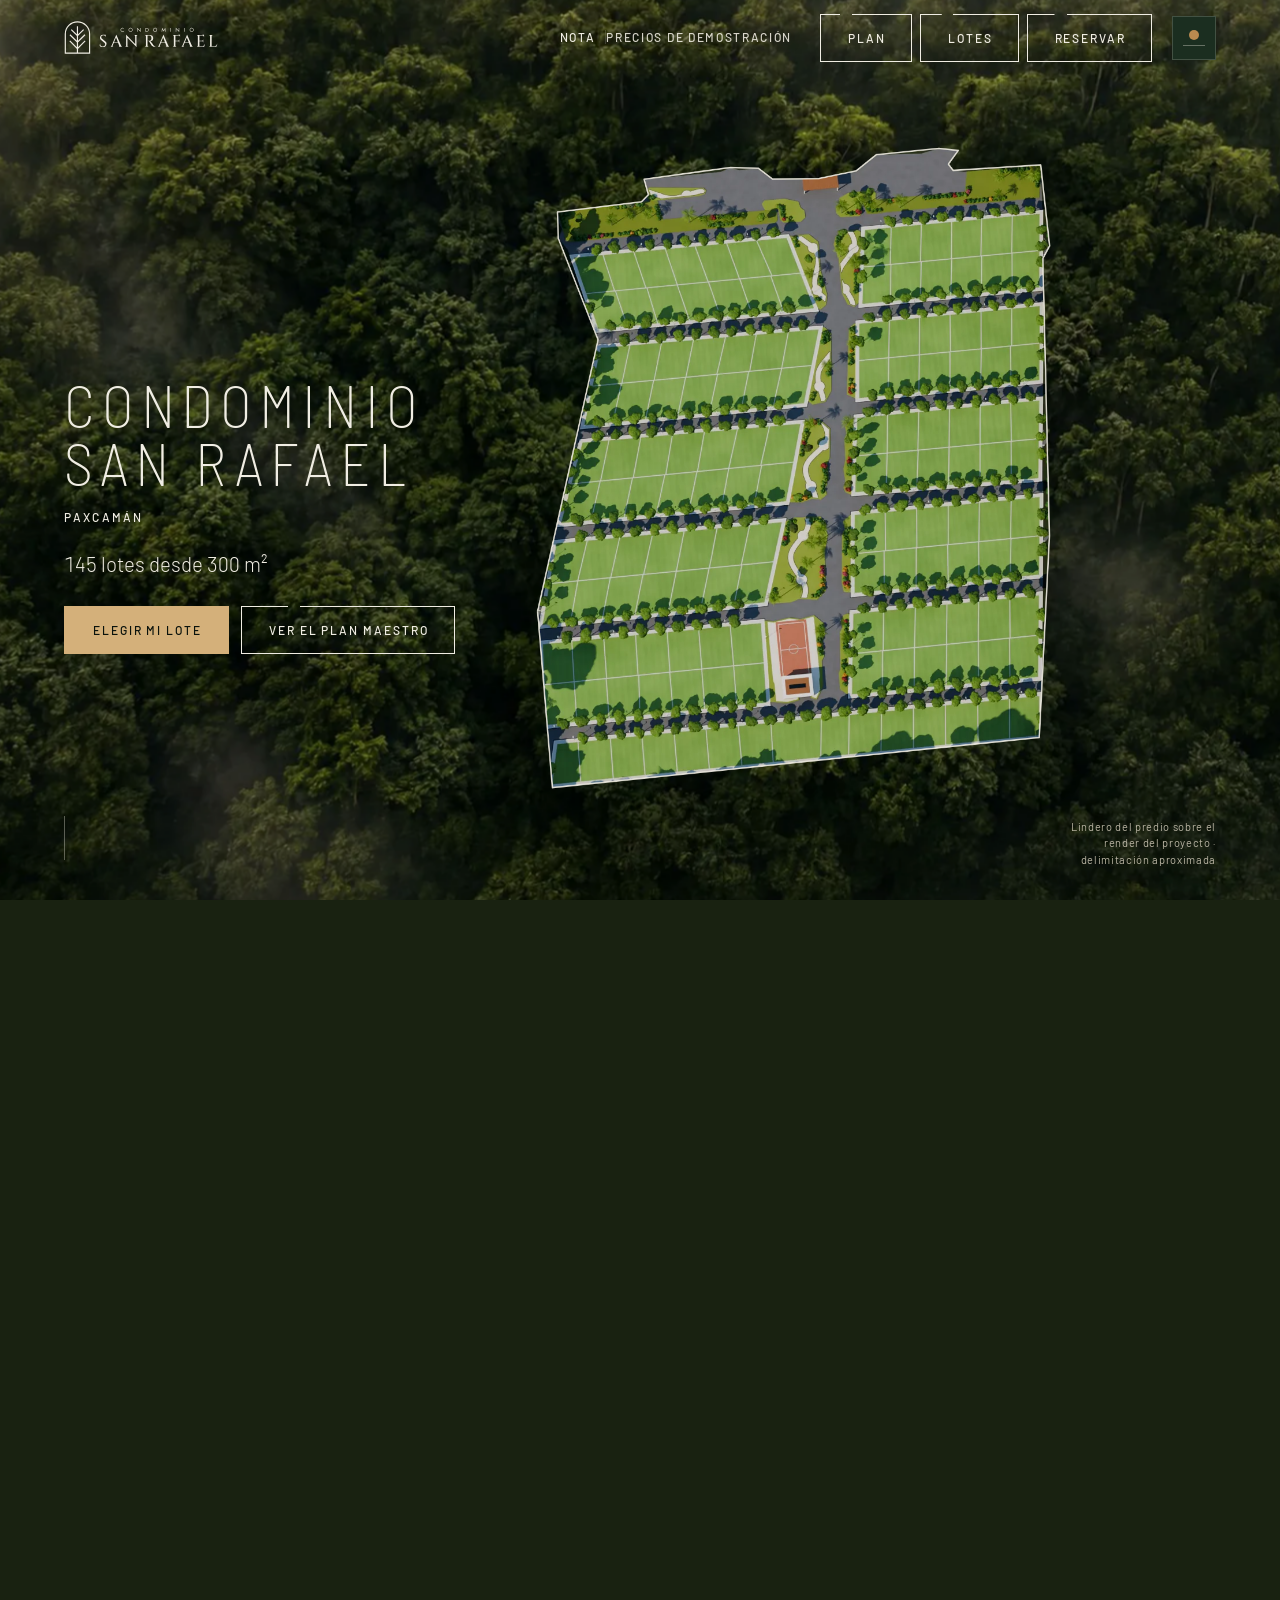
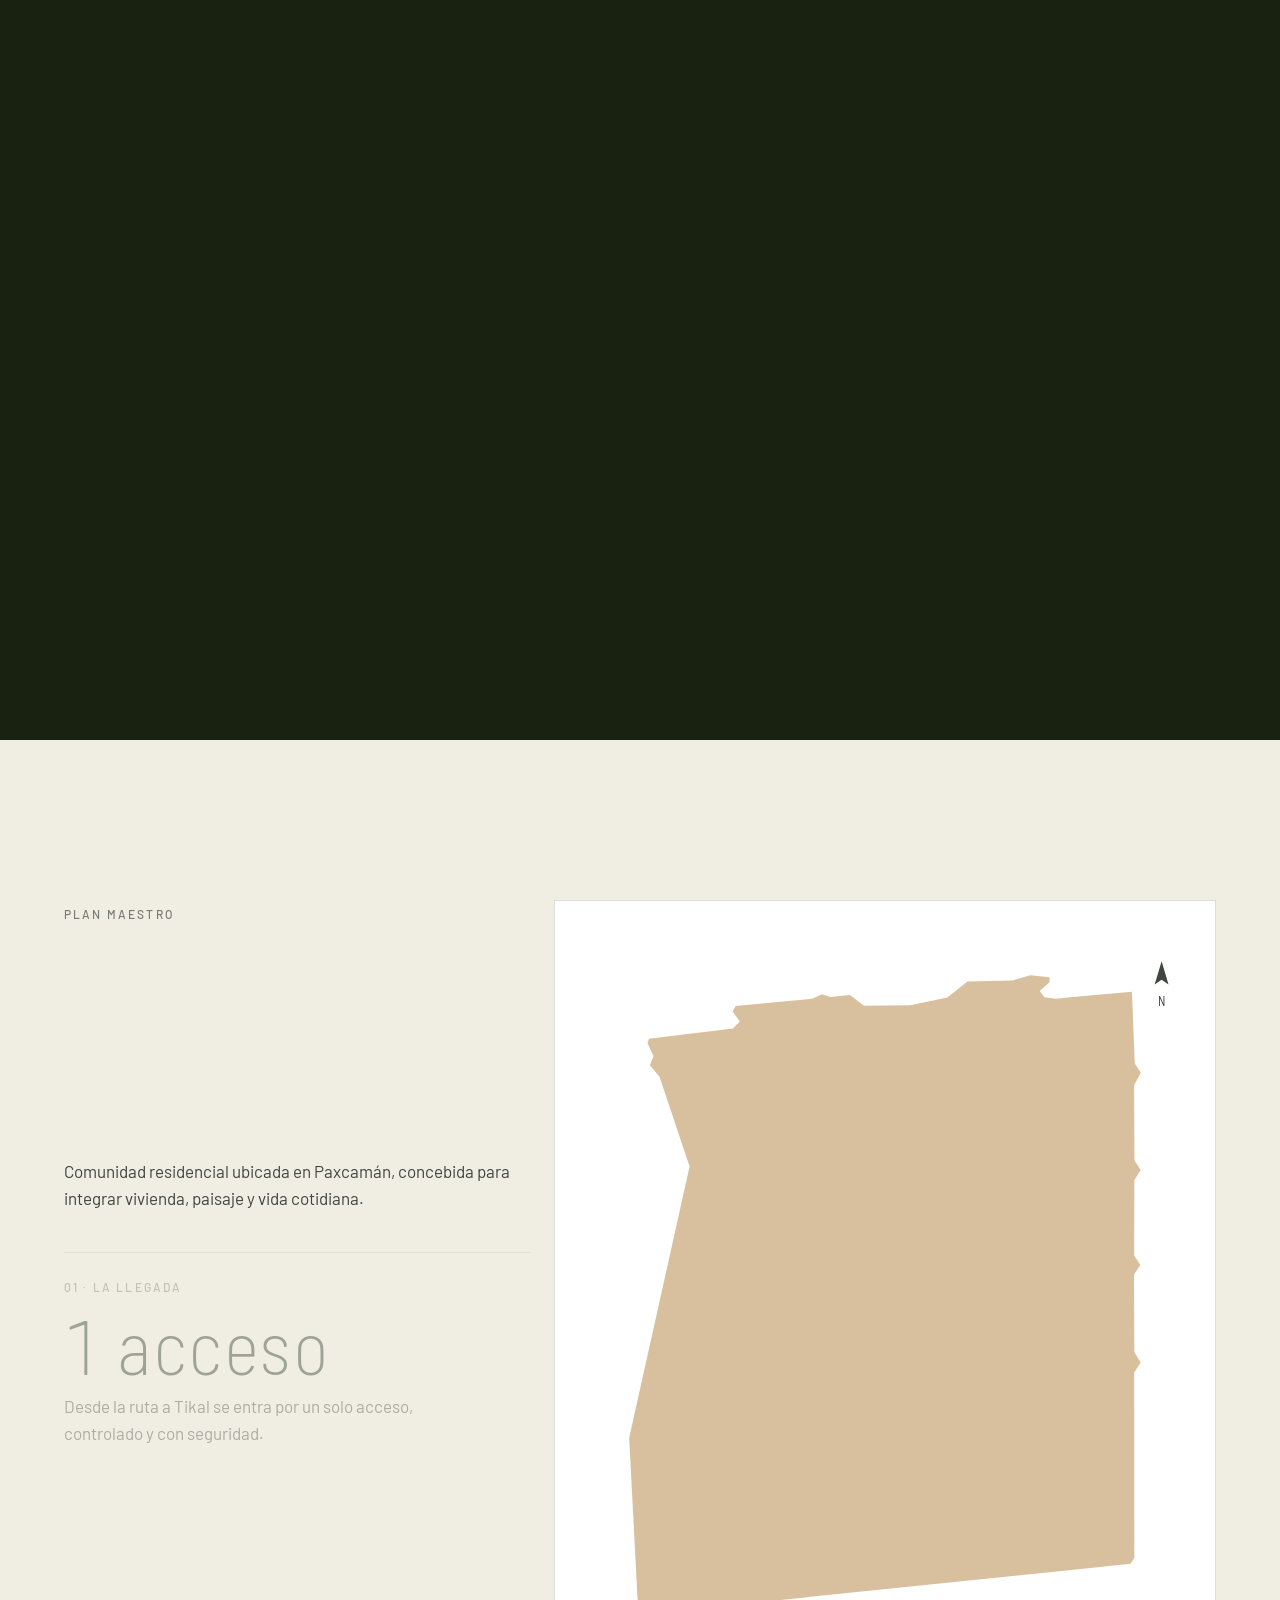
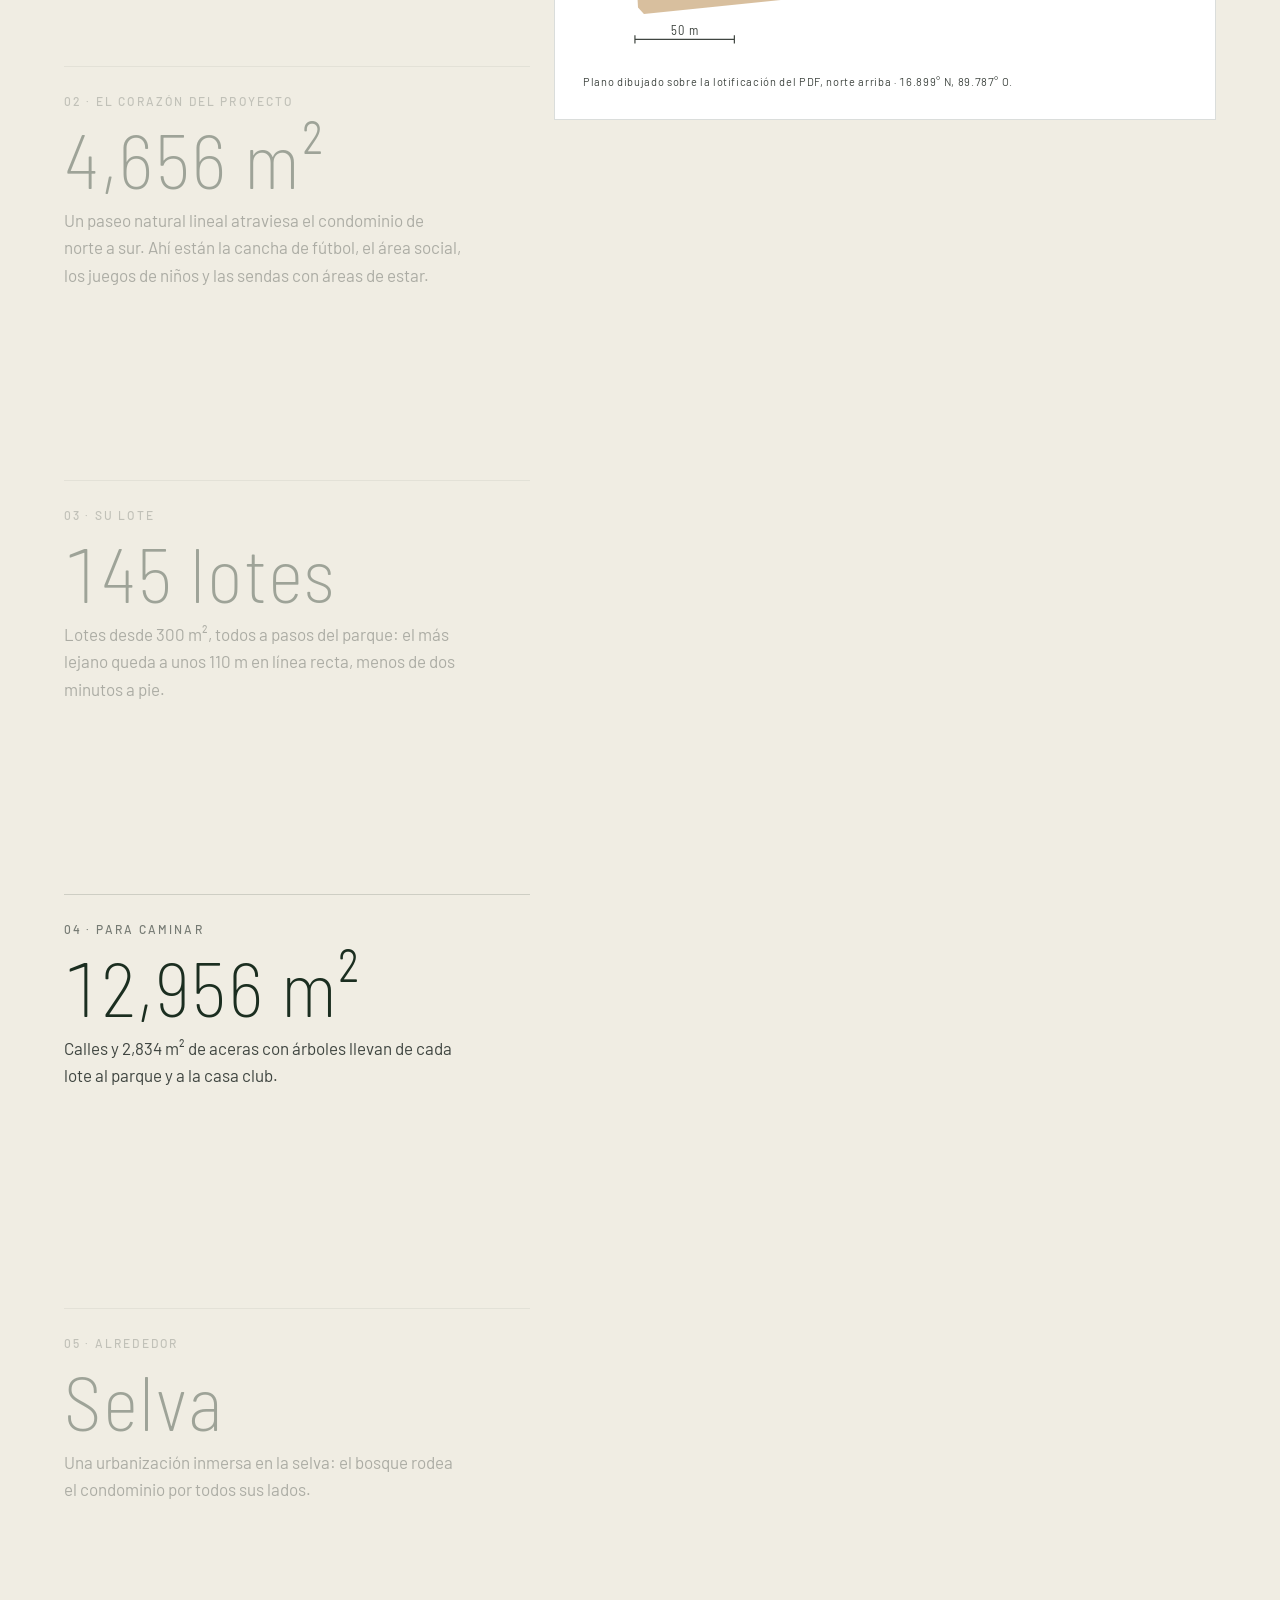
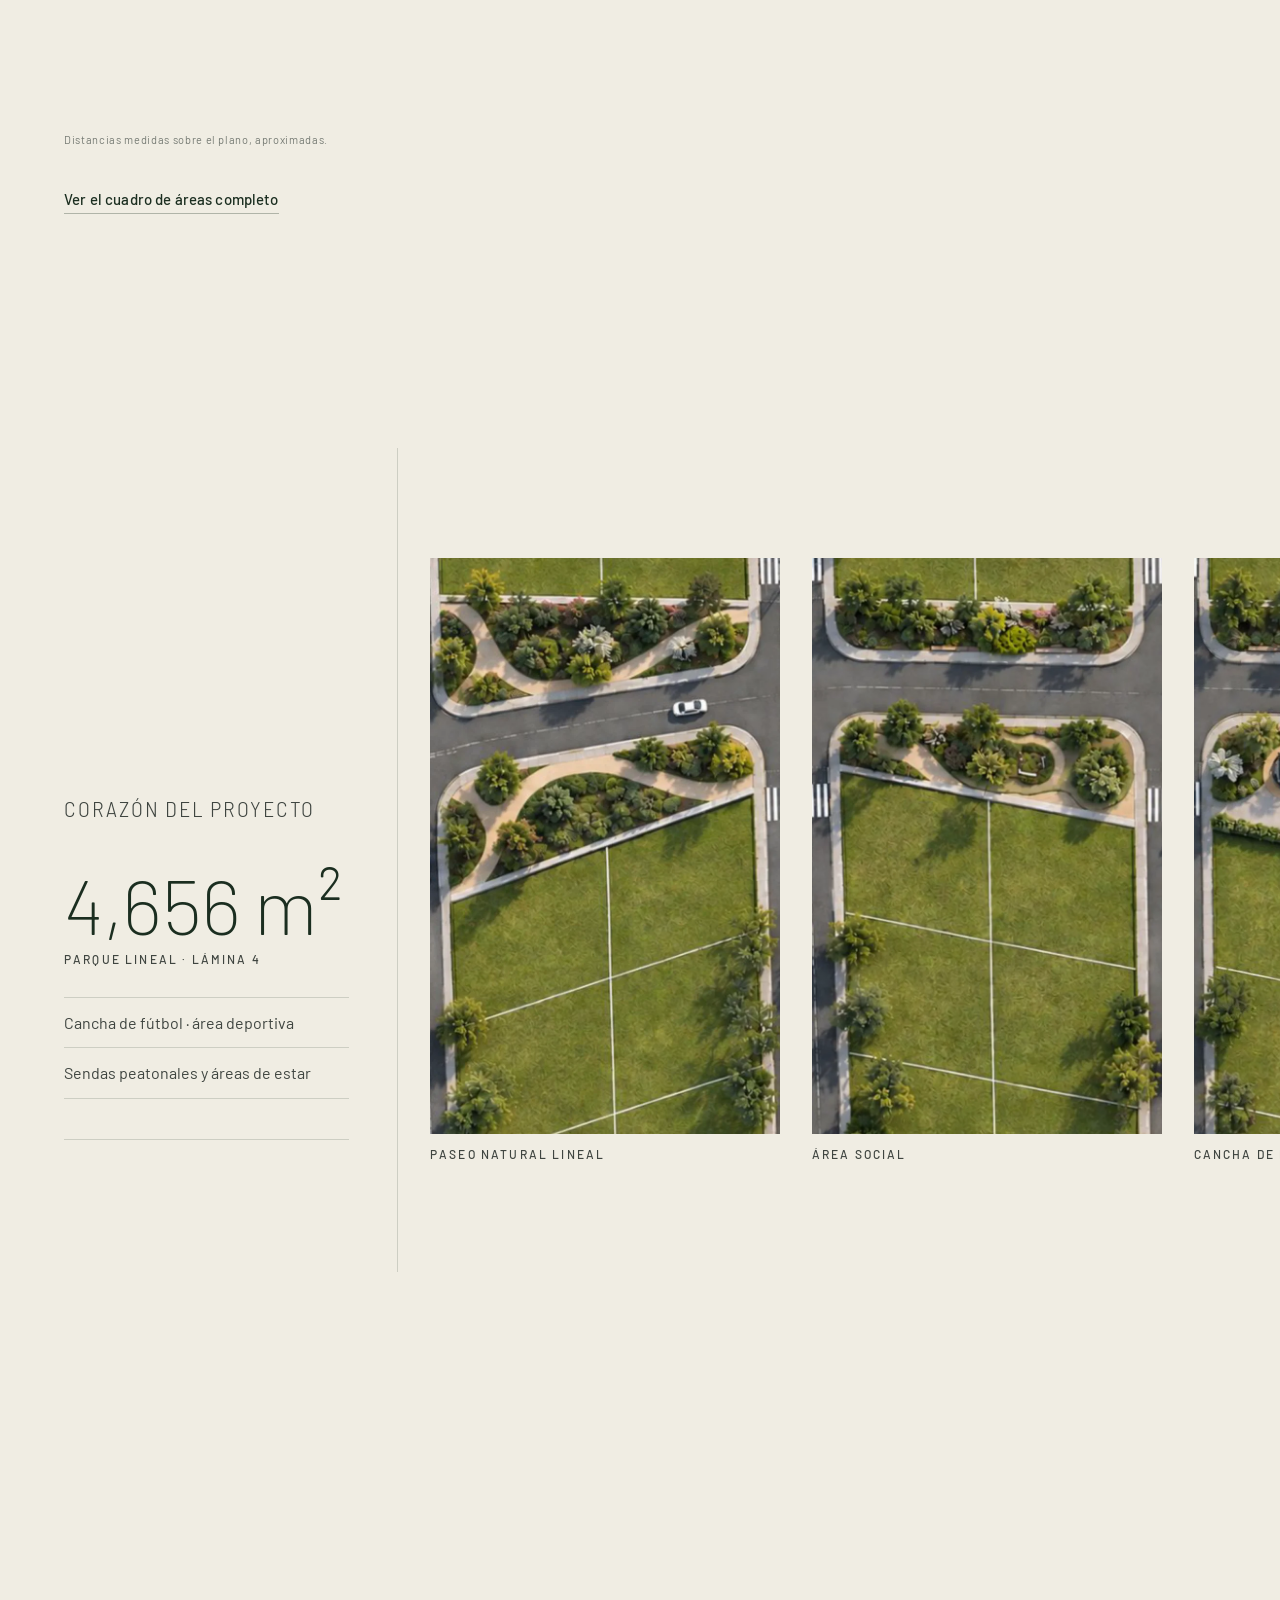
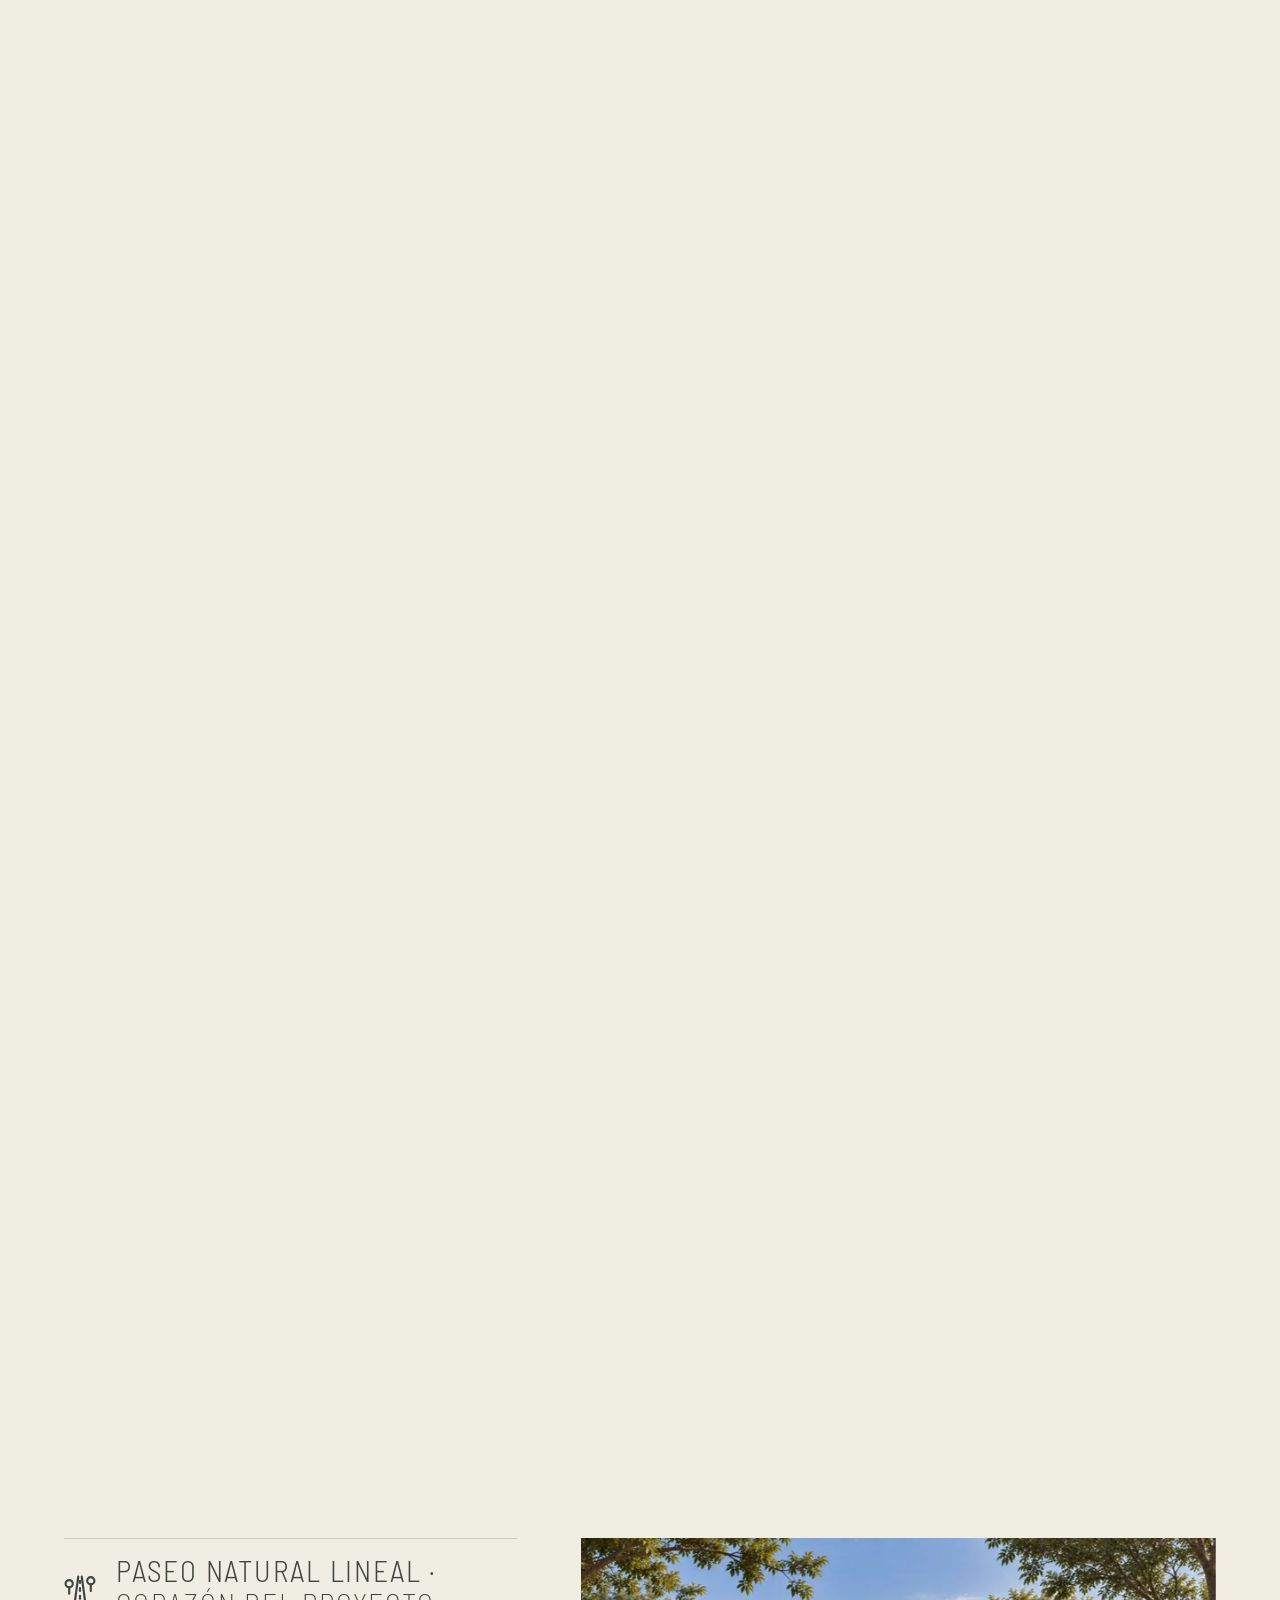
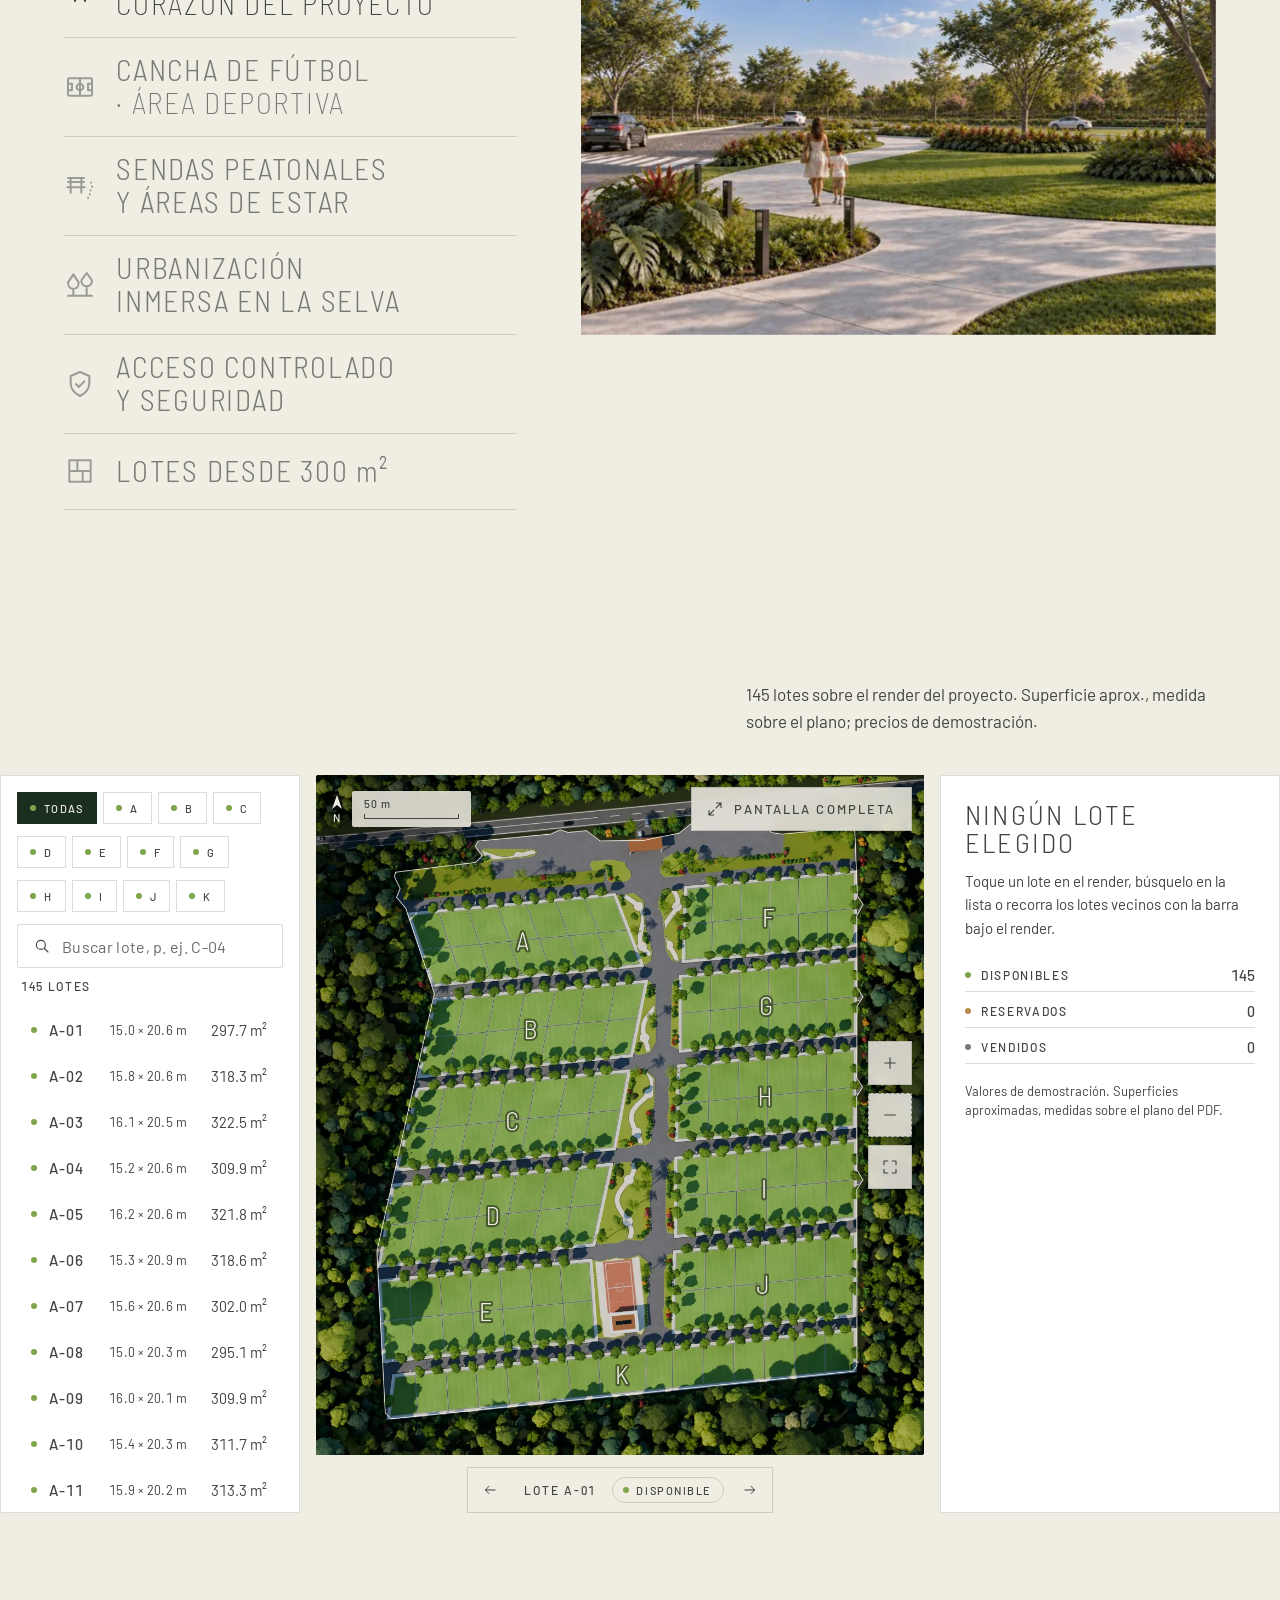
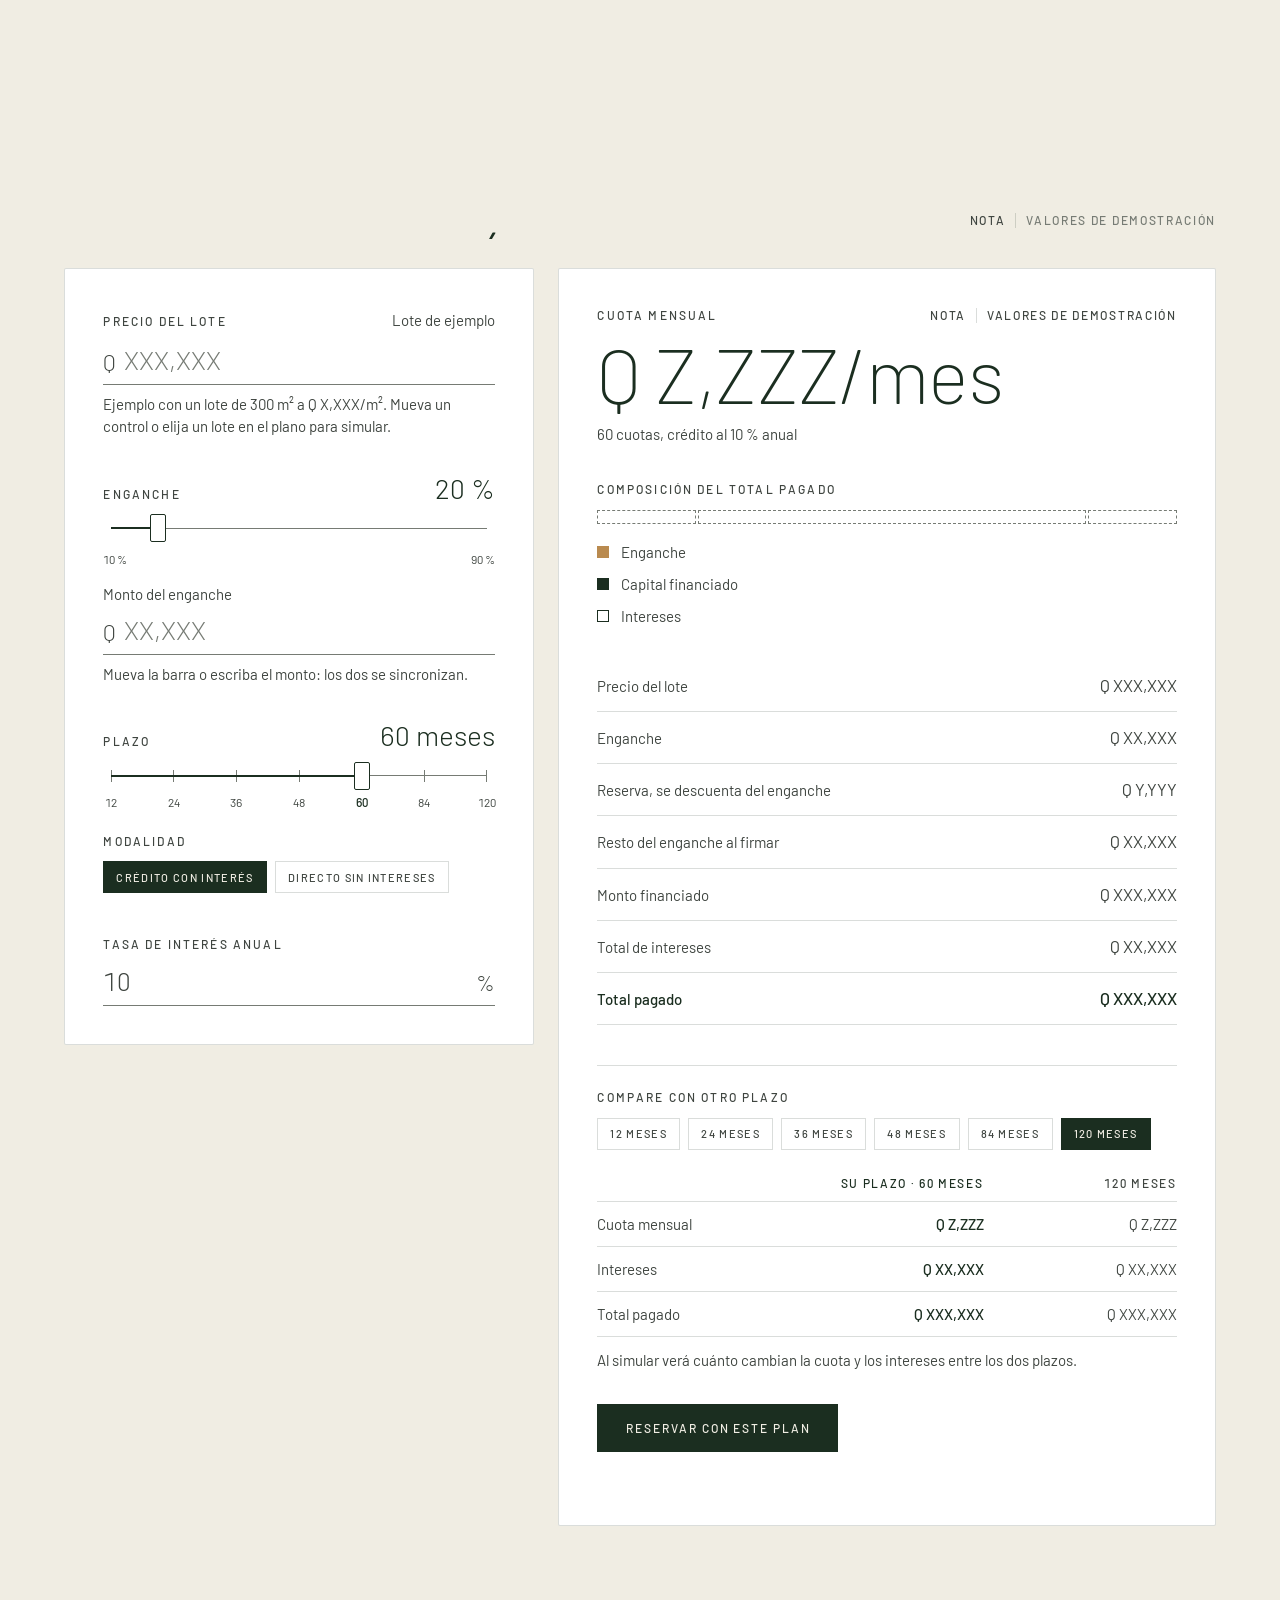
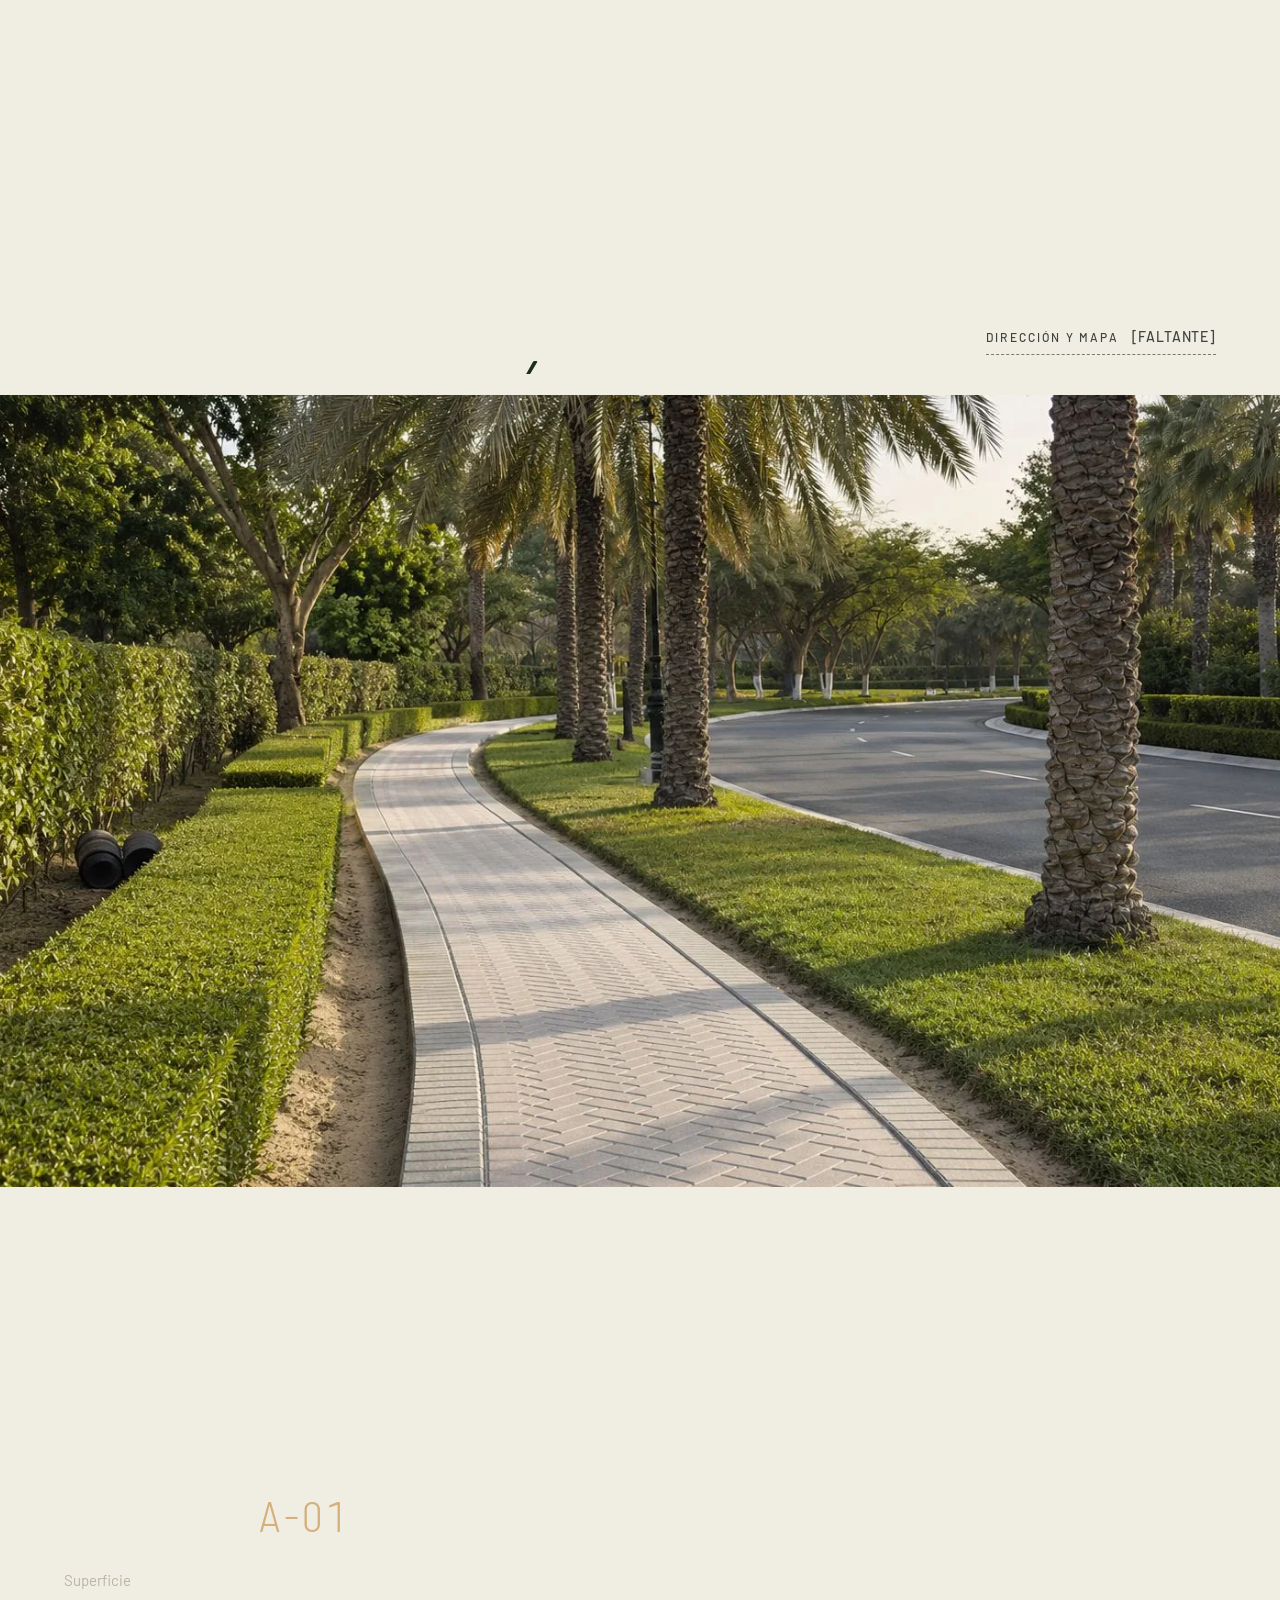
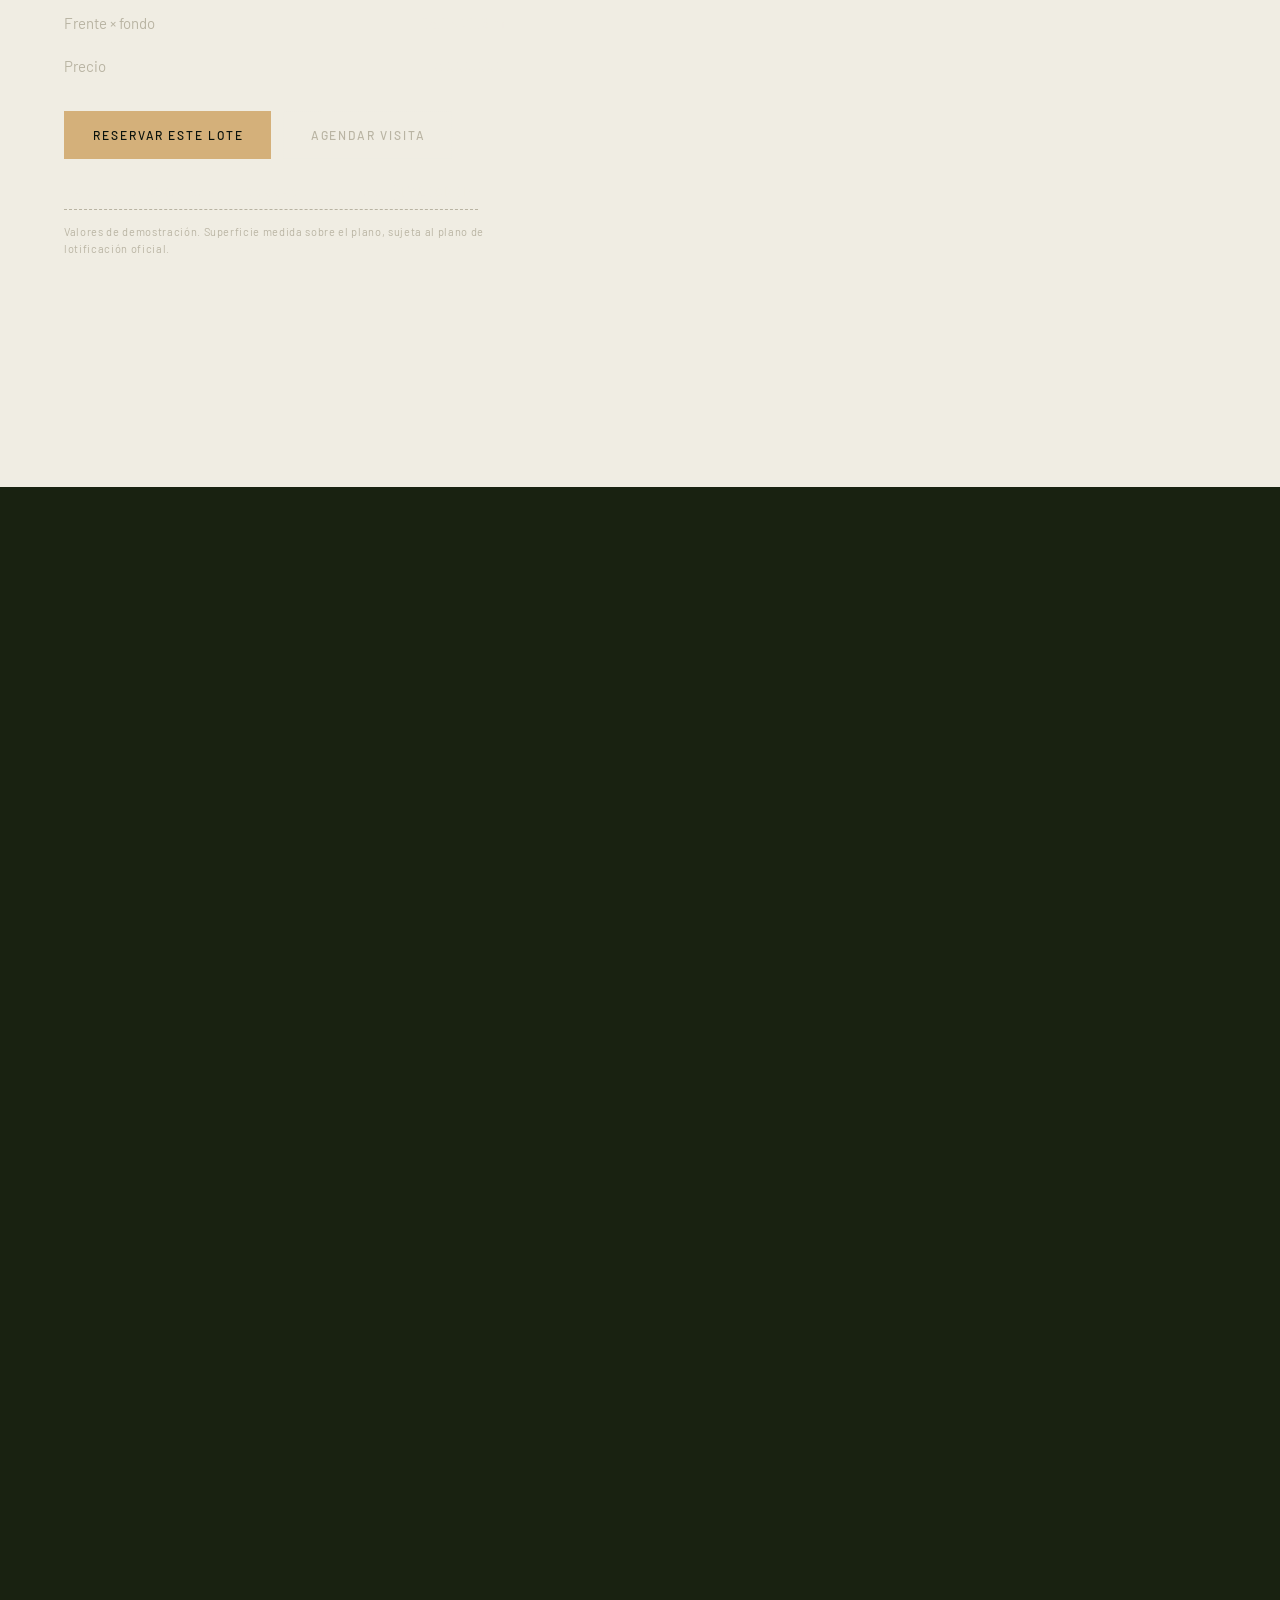
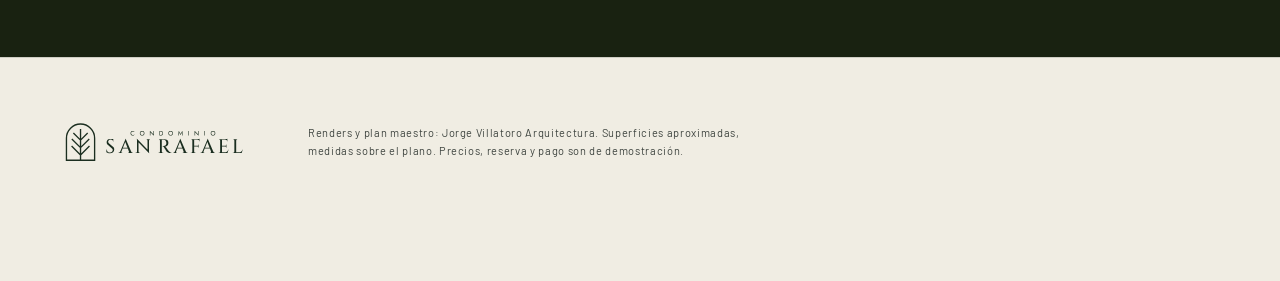
<file: index.html>
<!doctype html>
<html lang="es" data-modo="dia">
<head>
<meta charset="utf-8">
<meta name="viewport" content="width=device-width, initial-scale=1, viewport-fit=cover">
<title>Condominio San Rafael · Paxcamán</title>
<meta name="description" content="Condominio San Rafael, en Paxcamán: 145 lotes desde 300 m² alrededor de un paseo natural lineal. Elija su lote sobre el plan maestro, simule su crédito y resérvelo. Precios de demostración.">
<meta name="theme-color" content="#192211">
<link rel="icon" href="marca/favicon.svg" type="image/svg+xml">
<link rel="preconnect" href="https://fonts.googleapis.com">
<link rel="preconnect" href="https://fonts.gstatic.com" crossorigin>
<link rel="preload" as="image" href="img/bosque-1600.webp" imagesrcset="img/bosque-800.webp 800w, img/bosque-1600.webp 1600w" imagesizes="(max-aspect-ratio: 16/9) 178vh, 100vw" fetchpriority="high">
<link rel="stylesheet" href="https://fonts.googleapis.com/css2?family=Barlow:wght@200;300;400;500&amp;family=Barlow+Semi+Condensed:wght@200;300;400&amp;display=swap">
<link rel="stylesheet" href="css/base.css">
<link rel="stylesheet" href="css/botones.css">
<link rel="stylesheet" href="vendor/lenis/lenis.css">
<link rel="stylesheet" href="css/pagina.css">
<link rel="stylesheet" href="css/calculadora.css">
<script src="vendor/gsap/gsap.min.js" defer></script>
<script src="vendor/gsap/ScrollTrigger.min.js" defer></script>
<script src="vendor/gsap/SplitText.min.js" defer></script>
<script src="vendor/lenis/lenis.min.js" defer></script>
<script src="js/botones.js" defer></script>
<script src="js/movimiento.js" defer></script>
</head>
<body>
<a class="saltar b b-claro" href="#claro"><span class="b__txt">Saltar al contenido</span></a>
<p class="sr-solo" id="sr-anuncio" aria-live="polite"></p>

<!-- Navegación: logo (destino del FLIP), tres píldoras B2 y el sol B4 -->
<header class="nav" data-sobre="foto">
  <a class="nav__marca" href="#umbral" aria-label="Condominio San Rafael, inicio">
    <svg class="marca-h" viewBox="-2 -2 956 204" aria-hidden="true" focusable="false"><g class="marca-h__iso" transform="translate(-301.8 -3) scale(0.6)"><g fill="none" stroke="currentColor" stroke-width="12"><path d="M513 335V137A126 126 0 0 1 765 137V335Z"/><path d="M639 55V335M575 91L639 155L703 91M561 144L639 222L717 144M559 208L639 288L719 208"/></g></g><g class="marca-h__palabra" fill="currentColor" transform="translate(209.7 -179.2) scale(0.575)"><path d="M249.7 404Q249.7 399.1 251.8 395.4Q254 391.7 257.6 389.6Q261.1 387.5 265.2 387.5Q268.2 387.5 270.7 388.3Q273.2 389.1 275.3 390.5Q277.3 391.9 278.8 393.7V387Q276.1 384.7 273 383.5Q269.9 382.4 265.2 382.4Q260.9 382.4 257.1 384Q253.2 385.6 250.4 388.5Q247.5 391.4 245.9 395.4Q244.2 399.3 244.2 404Q244.2 408.7 245.9 412.6Q247.5 416.6 250.4 419.5Q253.2 422.4 257.1 424Q260.9 425.6 265.2 425.6Q269.9 425.6 273 424.5Q276.1 423.3 278.8 421V414.3Q277.3 416.1 275.3 417.5Q273.2 418.9 270.7 419.7Q268.2 420.5 265.2 420.5Q261.1 420.5 257.6 418.4Q254 416.3 251.8 412.6Q249.7 408.9 249.7 404ZM336.6 404Q336.6 399.3 338.7 395.5Q340.7 391.8 344.3 389.7Q347.9 387.5 352.5 387.5Q357.1 387.5 360.7 389.7Q364.3 391.8 366.3 395.5Q368.4 399.3 368.4 404Q368.4 408.7 366.3 412.5Q364.3 416.2 360.7 418.3Q357.1 420.5 352.5 420.5Q347.9 420.5 344.3 418.3Q340.7 416.2 338.7 412.5Q336.6 408.7 336.6 404ZM331.2 404Q331.2 408.6 332.8 412.5Q334.4 416.5 337.3 419.4Q340.1 422.3 344 424Q347.9 425.6 352.5 425.6Q357.1 425.6 361 424Q364.9 422.3 367.7 419.4Q370.6 416.5 372.2 412.5Q373.8 408.6 373.8 404Q373.8 399.4 372.2 395.4Q370.6 391.5 367.7 388.6Q364.9 385.7 361 384Q357.1 382.4 352.5 382.4Q347.9 382.4 344 384Q340.1 385.7 337.3 388.6Q334.4 391.5 332.8 395.4Q331.2 399.4 331.2 404ZM456.4 383V414.3L424.6 380.9V425H429.6V393.7L461.4 427.1V383ZM514.2 383V425H519.3V383ZM526.8 425Q532.9 425 537.7 422.4Q542.4 419.7 545.1 415Q547.8 410.3 547.8 404Q547.8 397.7 545.1 393Q542.4 388.3 537.7 385.6Q532.9 383 526.8 383H517V388.1H526.8Q530.3 388.1 533.3 389.2Q536.2 390.3 538.3 392.4Q540.4 394.5 541.6 397.4Q542.7 400.3 542.7 404Q542.7 407.7 541.6 410.6Q540.4 413.5 538.3 415.6Q536.2 417.7 533.3 418.8Q530.3 419.9 526.8 419.9H517V425ZM602.6 404Q602.6 399.3 604.7 395.5Q606.7 391.8 610.3 389.7Q613.9 387.5 618.5 387.5Q623.1 387.5 626.7 389.7Q630.3 391.8 632.3 395.5Q634.4 399.3 634.4 404Q634.4 408.7 632.3 412.5Q630.3 416.2 626.7 418.3Q623.1 420.5 618.5 420.5Q613.9 420.5 610.3 418.3Q606.7 416.2 604.7 412.5Q602.6 408.7 602.6 404ZM597.2 404Q597.2 408.6 598.8 412.5Q600.4 416.5 603.3 419.4Q606.1 422.3 610 424Q613.9 425.6 618.5 425.6Q623.1 425.6 627 424Q630.9 422.3 633.7 419.4Q636.6 416.5 638.2 412.5Q639.8 408.6 639.8 404Q639.8 399.4 638.2 395.4Q636.6 391.5 633.7 388.6Q630.9 385.7 627 384Q623.1 382.4 618.5 382.4Q613.9 382.4 610 384Q606.1 385.7 603.3 388.6Q600.4 391.5 598.8 395.4Q597.2 399.4 597.2 404ZM697.3 396.6 711 421.1 724.7 396.6 727.8 425H732.9L727.8 380.9L711 411.3L694.2 380.9L689.1 425H694.2ZM783.9 383V425H789V383ZM873.9 383V414.3L842 380.9V425H847.1V393.7L879 427.1V383ZM933.4 383V425H938.5V383ZM998.1 404Q998.1 399.3 1000.2 395.5Q1002.2 391.8 1005.8 389.7Q1009.4 387.5 1014 387.5Q1018.6 387.5 1022.2 389.7Q1025.8 391.8 1027.8 395.5Q1029.9 399.3 1029.9 404Q1029.9 408.7 1027.8 412.5Q1025.8 416.2 1022.2 418.3Q1018.6 420.5 1014 420.5Q1009.4 420.5 1005.8 418.3Q1002.2 416.2 1000.2 412.5Q998.1 408.7 998.1 404ZM992.7 404Q992.7 408.6 994.3 412.5Q995.9 416.5 998.8 419.4Q1001.6 422.3 1005.5 424Q1009.4 425.6 1014 425.6Q1018.6 425.6 1022.5 424Q1026.4 422.3 1029.2 419.4Q1032.1 416.5 1033.7 412.5Q1035.3 408.6 1035.3 404Q1035.3 399.4 1033.7 395.4Q1032.1 391.5 1029.2 388.6Q1026.4 385.7 1022.5 384Q1018.6 382.4 1014 382.4Q1009.4 382.4 1005.5 384Q1001.6 385.7 998.8 388.6Q995.9 391.5 994.3 395.4Q992.7 399.4 992.7 404Z"/><path d="M55.8 456.4Q58.9 456.4 63 456.8Q67.1 457.2 71.2 457.8Q75.3 458.4 78.5 459.1Q81.8 459.7 83.3 460.5L82.5 482.4H80.8Q80.8 473.3 74.4 468Q67.9 462.7 58.3 462.7Q47.9 462.7 41.6 468.6Q35.2 474.6 35.1 482.7Q35 486.9 37.3 491.4Q39.6 495.9 44.3 499.7L80.3 529.7Q86.8 534.8 89.4 541.3Q92.1 547.8 91.9 554.9Q91.6 571.1 81.1 580.8Q70.6 590.6 52.7 590.6Q47 590.6 40.5 589.5Q33.9 588.4 28.2 586.1Q22.5 583.7 18.9 580.1Q18 576.8 18.1 571.9Q18.2 567 19.2 561.8Q20.2 556.6 21.8 552.6H23.5Q22.6 562 26.2 569.4Q29.8 576.7 36.7 580.7Q43.7 584.6 52.7 584.3Q63.5 583.9 70.6 577.5Q77.7 571.2 77.7 561Q77.7 555.5 75.3 551.1Q72.9 546.6 68 543.2L33.7 514.2Q26.7 508.9 23.8 501.9Q20.9 494.8 21.2 487.9Q21.5 479.6 25.5 472.4Q29.6 465.2 37.2 460.8Q44.9 456.4 55.8 456.4ZM83.3 458.3 83.2 462.1H66.6V458.3ZM198.5 456 254.9 586.9H233.5L192.3 479.6ZM158.9 574.5Q157.5 578.2 158.5 580.8Q159.4 583.4 161.5 584.8Q163.7 586.2 165.9 586.2H167.6V588H129.7V586.2Q129.7 586.2 130.5 586.2Q131.4 586.2 131.4 586.2Q135.6 586.2 140.1 583.5Q144.6 580.8 147.6 574.5ZM198.5 456 199.9 472.2 153.8 587.4H141.9L189.3 476.7Q189.5 476.4 190.6 473.8Q191.7 471.3 193.2 467.8Q194.7 464.3 195.7 461Q196.8 457.7 196.9 456ZM222.3 539.8V546.1H165.8V539.8ZM228.7 574.5H249.6Q252.4 580.8 257 583.5Q261.6 586.2 265.8 586.2Q265.8 586.2 266.6 586.2Q267.3 586.2 267.3 586.2V588H220.1V586.2H221.7Q225.3 586.2 228.1 583.1Q230.8 580.1 228.7 574.5ZM304.4 456.2 415 569.7 416.8 590.6 306.2 477.3ZM304.9 574.9V588H289.6V586.2Q289.6 586.2 291.3 586.2Q292.9 586.2 293.1 586.2Q297.7 586.2 301 582.8Q304.4 579.5 304.4 574.9ZM318.8 574.9Q318.8 579.5 322.1 582.8Q325.4 586.2 330.1 586.2Q330.2 586.2 331.9 586.2Q333.6 586.2 333.6 586.2V588H318.3V574.9ZM304.4 456.2 318.6 472.5 318.8 588H304.4V479.3Q304.4 469.6 303.5 462.9Q302.6 456.2 302.6 456.2ZM416.6 459V567Q416.6 573.2 417.1 578.6Q417.5 584.1 418 587.3Q418.4 590.6 418.4 590.6H416.8L402.4 574.1V459ZM431.4 459V460.8Q431.4 460.8 429.7 460.8Q428.1 460.8 428.1 460.8Q423.5 460.8 420.1 464.1Q416.8 467.3 416.6 472.1H416.1V459ZM387.4 459H402.7V472.1H402.4Q402.2 467.3 399 464.1Q395.7 460.8 390.9 460.8Q390.9 460.8 389.3 460.8Q387.6 460.8 387.4 460.8ZM533.6 459H558.8Q567.1 459 574.3 461.2Q581.4 463.4 586.5 467.8Q591.6 472.2 594.5 478.6Q597.4 485.1 597.4 493.7Q597.4 502.2 593.6 510.1Q589.7 518.1 582.8 523.3Q575.8 528.5 566.4 528.8Q570.5 530.3 574.6 534.6Q578.7 538.8 581.6 542.9Q581.6 543 583.9 546.4Q586.2 549.8 589.7 554.6Q593.2 559.5 596.8 564.3Q600.4 569.1 603.1 572.2Q606.9 576.5 610.5 579.6Q614.1 582.7 618.2 584.4Q622.3 586.1 627.4 586.2V588H614.7Q605.7 588 598.9 585.7Q592 583.4 587.1 579.5Q582.2 575.5 578.7 570.8Q577.9 569.6 575.6 566.1Q573.4 562.6 570.5 558.1Q567.6 553.6 564.8 549.2Q562 544.8 560 541.5Q558 538.2 557.5 537.3Q554.4 532.3 550.5 528.7Q546.6 525.2 542.1 525V523.1Q542.2 523.1 544.7 523.2Q547.2 523.3 550.5 523.1Q555.3 523 560.7 521.5Q566.1 520 570.6 515.7Q575.1 511.5 577.4 503.3Q577.9 501.3 578.2 498.6Q578.5 495.8 578.3 492.9Q578 480.2 571.9 473.1Q565.8 466.1 555.9 465.6Q551.6 465.3 546.9 465.4Q542.3 465.5 539 465.5Q535.7 465.5 535.4 465.5Q535.4 465.3 535 463.8Q534.5 462.2 534.1 460.6Q533.6 459 533.6 459ZM536 459V588H518.8V459ZM519.3 574.5V588H504.6V586.2Q504.6 586.2 505.8 586.2Q506.9 586.2 507 586.2Q511.8 586.2 515.2 582.7Q518.6 579.3 518.8 574.5ZM519.3 472.5H518.8Q518.6 467.7 515.2 464.3Q511.8 460.8 507 460.8Q506.9 460.8 505.8 460.8Q504.6 460.8 504.6 460.8V459H519.3ZM535.4 574.5H536Q536 579.3 539.5 582.7Q543 586.2 547.8 586.2Q547.9 586.2 548.9 586.2Q550 586.2 550 586.2V588H535.4ZM709 456 765.4 586.9H744L702.8 479.6ZM669.4 574.5Q668 578.2 669 580.8Q669.9 583.4 672 584.8Q674.2 586.2 676.4 586.2H678.1V588H640.2V586.2Q640.2 586.2 641 586.2Q641.9 586.2 641.9 586.2Q646.1 586.2 650.6 583.5Q655.1 580.8 658.1 574.5ZM709 456 710.4 472.2 664.3 587.4H652.4L699.8 476.7Q700 476.4 701.1 473.8Q702.2 471.3 703.7 467.8Q705.2 464.3 706.2 461Q707.3 457.7 707.4 456ZM732.8 539.8V546.1H676.3V539.8ZM739.2 574.5H760.1Q762.9 580.8 767.5 583.5Q772.1 586.2 776.3 586.2Q776.3 586.2 777.1 586.2Q777.8 586.2 777.8 586.2V588H730.6V586.2H732.2Q735.8 586.2 738.6 583.1Q741.3 580.1 739.2 574.5ZM838.1 459V588H820.9V459ZM880 521.3V527.6H837.6V521.3ZM888.3 459V465.5H837.6V459ZM880 527.2V541.2H878.1V538.8Q878.1 534.1 874.9 530.9Q871.7 527.6 867 527.6V527.2ZM880 507.6V521.7H867V521.3Q871.7 521.1 874.9 517.8Q878.2 514.5 878.1 509.8V507.6ZM888.3 464.9V480H886.4V477.5Q886.4 472.3 883 468.9Q879.6 465.5 874.4 465.4V464.9ZM888.3 455.7V461L865.8 459Q869.8 459 874.3 458.4Q878.9 457.9 882.7 457.2Q886.6 456.4 888.3 455.7ZM821.5 574.5V588H806.7V586.2Q806.7 586.2 807.9 586.2Q809.1 586.2 809.1 586.2Q813.9 586.2 817.3 582.7Q820.7 579.3 820.9 574.5ZM821.5 472.5H820.9Q820.9 467.7 817.4 464.3Q813.9 460.8 809.1 460.8Q809.1 460.8 808 460.8Q806.9 460.8 806.9 460.8L806.7 459H821.5ZM837.6 574.5H838.1Q838.3 579.3 841.7 582.7Q845.1 586.2 849.9 586.2Q849.9 586.2 851 586.2Q852.1 586.2 852.3 586.2V588H837.6ZM965 456 1021.4 586.9H1000L958.8 479.6ZM925.4 574.5Q924 578.2 925 580.8Q925.9 583.4 928 584.8Q930.2 586.2 932.4 586.2H934.1V588H896.2V586.2Q896.2 586.2 897 586.2Q897.9 586.2 897.9 586.2Q902.1 586.2 906.6 583.5Q911.1 580.8 914.1 574.5ZM965 456 966.4 472.2 920.3 587.4H908.4L955.8 476.7Q956 476.4 957.1 473.8Q958.2 471.3 959.7 467.8Q961.2 464.3 962.2 461Q963.3 457.7 963.4 456ZM988.8 539.8V546.1H932.3V539.8ZM995.2 574.5H1016.1Q1018.9 580.8 1023.5 583.5Q1028.1 586.2 1032.3 586.2Q1032.3 586.2 1033.1 586.2Q1033.8 586.2 1033.8 586.2V588H986.6V586.2H988.2Q991.8 586.2 994.6 583.1Q997.3 580.1 995.2 574.5ZM1098 459V588H1080.8V459ZM1147.4 581.5 1148.9 588H1097.5V581.5ZM1139.8 521.3V527.6H1097.5V521.3ZM1148.1 459V465.5H1097.5V459ZM1159.4 555.5 1149.4 588H1117L1123.6 581.5Q1133.2 581.5 1139.7 578.3Q1146.1 575.1 1150.4 569.2Q1154.6 563.2 1157.6 555.5ZM1139.8 527.2V541.2H1138V538.8Q1138 534.1 1134.8 530.9Q1131.6 527.6 1126.9 527.6V527.2ZM1139.8 507.6V521.7H1126.9V521.3Q1131.6 521.1 1134.8 517.8Q1138 514.5 1138 509.8V507.6ZM1148.1 464.9V481.9H1146.3V478.9Q1146.3 473.2 1142.5 469.3Q1138.8 465.5 1132.8 465.3V464.9ZM1148.1 455.7V461L1125.7 459Q1129.7 459 1134.2 458.4Q1138.7 457.9 1142.6 457.2Q1146.5 456.4 1148.1 455.7ZM1081.4 574.5V588H1066.6V586.2Q1066.6 586.2 1067.8 586.2Q1069 586.2 1069 586.2Q1073.8 586.2 1077.2 582.7Q1080.6 579.3 1080.8 574.5ZM1081.4 472.5H1080.8Q1080.8 467.7 1077.3 464.3Q1073.8 460.8 1069 460.8Q1069 460.8 1067.9 460.8Q1066.8 460.8 1066.8 460.8L1066.6 459H1081.4ZM1230.5 459V588H1213.3V459ZM1279.9 581.5 1281.4 588H1230V581.5ZM1291.9 555.5 1281.9 588H1249.5L1256.1 581.5Q1265.7 581.5 1272.2 578.3Q1278.6 575.1 1282.9 569.2Q1287.1 563.2 1290.1 555.5ZM1213.9 574.5V588H1199.1V586.2Q1199.1 586.2 1200.3 586.2Q1201.5 586.2 1201.5 586.2Q1206.3 586.2 1209.7 582.7Q1213.1 579.3 1213.3 574.5ZM1213.9 472.5H1213.3Q1213.1 467.7 1209.7 464.3Q1206.3 460.8 1201.5 460.8Q1201.5 460.8 1200.3 460.8Q1199.1 460.8 1199.1 460.8V459H1213.9ZM1230 472.5V459H1244.7V460.8Q1244.5 460.8 1243.4 460.8Q1242.3 460.8 1242.3 460.8Q1237.5 460.8 1234.1 464.3Q1230.7 467.7 1230.5 472.5Z"/></g></svg>
  </a>
  <p class="nota-demo nav__demo" role="note">Precios de demostración</p>
  <nav class="nav__menu" aria-label="Capítulos">
    <a class="b b-linea nav__pildora" href="#plan" data-ir="plan"><span class="b__txt">Plan</span></a>
    <a class="b b-linea nav__pildora" href="#lotes" data-ir="lotes"><span class="b__txt">Lotes</span></a>
    <a class="b b-linea nav__pildora" href="#reserva" data-ir="reserva"><span class="b__txt">Reservar</span></a>
  </nav>
  <button class="b b-sol b-sol--izq nav__sol" type="button" role="switch" aria-checked="false" aria-label="Modo noche" aria-describedby="hora-nav" data-control-modo><span class="b-sol__cielo" aria-hidden="true"><span class="b-sol__brazo b-sol__brazo--sol"><span class="b-sol__astro"></span></span><span class="b-sol__brazo b-sol__brazo--luna"><span class="b-sol__astro b-sol__luna"></span></span></span><span class="b-sol__hora" id="hora-nav"><span class="ico ico--check b__ok" aria-hidden="true"></span><span class="b-sol__texto"><span class="b-sol__modo" data-exito-modo>Día · </span><span data-hora>··:··</span> en Paxcamán<span data-invita hidden> · ver de noche</span></span></span></button>
</header>

<main id="contenido">

<!-- Vuelo del claro: un escenario fijo (dosel + aéreo con la máscara del lindero) bajo los capítulos umbral y claro -->
<div class="vuelo" id="vuelo">
  <div class="escena" aria-hidden="true">
    <img class="escena__dosel foto" src="img/bosque-1600.webp" srcset="img/bosque-800.webp 800w, img/bosque-1600.webp 1600w" sizes="(max-aspect-ratio: 16/9) 178vh, 100vw" width="1600" height="897" alt="" fetchpriority="high" decoding="async">
    <div class="lienzo" data-lienzo="claro">
      <div class="lienzo__fotos lienzo__fotos--claro">
        <img class="aereo aereo--dia" data-src="maqueta/dia.webp" width="2400" height="1350" alt="" decoding="async">
        <img class="aereo aereo--noche" data-src="maqueta/noche.webp" width="2400" height="1350" alt="" decoding="async">
      </div>
      <svg class="lienzo__trazo" viewBox="0 0 2400 1350" width="2400" height="1350" focusable="false">
        <defs><clipPath id="mascara-claro" clipPathUnits="userSpaceOnUse"><path class="mascara-claro__forma" d="M0 0"/></clipPath></defs>
        <path class="lindero-trazo" d="M0 0" pathLength="1"/>
      </svg>
    </div>
  </div>

  <section class="umbral" data-capitulo="umbral" id="umbral" aria-label="Portada: Condominio San Rafael">
    <div class="umbral__marca">
      <span class="umbral__iso"><svg class="umbral__anillo" viewBox="0 0 100 100" aria-hidden="true" focusable="false"><circle cx="50" cy="50" r="49" pathLength="1"/></svg><svg viewBox="499 -6 280 354" aria-hidden="true" focusable="false"><g fill="none" stroke="currentColor" stroke-width="12"><path d="M513 335V137A126 126 0 0 1 765 137V335Z"/><path d="M639 55V335M575 91L639 155L703 91M561 144L639 222L717 144M559 208L639 288L719 208"/></g></svg></span>
      <span class="umbral__palabra"><svg viewBox="-4 372 1306 262" role="img" aria-label="Condominio San Rafael" focusable="false"><defs><clipPath id="umbral-r1"><rect x="-4" y="372" width="1306" height="62"/></clipPath><clipPath id="umbral-r2"><rect x="-4" y="440" width="1306" height="153"/></clipPath></defs><g fill="currentColor"><g clip-path="url(#umbral-r1)"><g class="umbral__renglon"><path class="umbral__letra" d="M249.7 404Q249.7 399.1 251.8 395.4Q254 391.7 257.6 389.6Q261.1 387.5 265.2 387.5Q268.2 387.5 270.7 388.3Q273.2 389.1 275.3 390.5Q277.3 391.9 278.8 393.7V387Q276.1 384.7 273 383.5Q269.9 382.4 265.2 382.4Q260.9 382.4 257.1 384Q253.2 385.6 250.4 388.5Q247.5 391.4 245.9 395.4Q244.2 399.3 244.2 404Q244.2 408.7 245.9 412.6Q247.5 416.6 250.4 419.5Q253.2 422.4 257.1 424Q260.9 425.6 265.2 425.6Q269.9 425.6 273 424.5Q276.1 423.3 278.8 421V414.3Q277.3 416.1 275.3 417.5Q273.2 418.9 270.7 419.7Q268.2 420.5 265.2 420.5Q261.1 420.5 257.6 418.4Q254 416.3 251.8 412.6Q249.7 408.9 249.7 404Z"/><path class="umbral__letra" d="M336.6 404Q336.6 399.3 338.7 395.5Q340.7 391.8 344.3 389.7Q347.9 387.5 352.5 387.5Q357.1 387.5 360.7 389.7Q364.3 391.8 366.3 395.5Q368.4 399.3 368.4 404Q368.4 408.7 366.3 412.5Q364.3 416.2 360.7 418.3Q357.1 420.5 352.5 420.5Q347.9 420.5 344.3 418.3Q340.7 416.2 338.7 412.5Q336.6 408.7 336.6 404ZM331.2 404Q331.2 408.6 332.8 412.5Q334.4 416.5 337.3 419.4Q340.1 422.3 344 424Q347.9 425.6 352.5 425.6Q357.1 425.6 361 424Q364.9 422.3 367.7 419.4Q370.6 416.5 372.2 412.5Q373.8 408.6 373.8 404Q373.8 399.4 372.2 395.4Q370.6 391.5 367.7 388.6Q364.9 385.7 361 384Q357.1 382.4 352.5 382.4Q347.9 382.4 344 384Q340.1 385.7 337.3 388.6Q334.4 391.5 332.8 395.4Q331.2 399.4 331.2 404Z"/><path class="umbral__letra" d="M456.4 383V414.3L424.6 380.9V425H429.6V393.7L461.4 427.1V383Z"/><path class="umbral__letra" d="M514.2 383V425H519.3V383ZM526.8 425Q532.9 425 537.7 422.4Q542.4 419.7 545.1 415Q547.8 410.3 547.8 404Q547.8 397.7 545.1 393Q542.4 388.3 537.7 385.6Q532.9 383 526.8 383H517V388.1H526.8Q530.3 388.1 533.3 389.2Q536.2 390.3 538.3 392.4Q540.4 394.5 541.6 397.4Q542.7 400.3 542.7 404Q542.7 407.7 541.6 410.6Q540.4 413.5 538.3 415.6Q536.2 417.7 533.3 418.8Q530.3 419.9 526.8 419.9H517V425Z"/><path class="umbral__letra" d="M602.6 404Q602.6 399.3 604.7 395.5Q606.7 391.8 610.3 389.7Q613.9 387.5 618.5 387.5Q623.1 387.5 626.7 389.7Q630.3 391.8 632.3 395.5Q634.4 399.3 634.4 404Q634.4 408.7 632.3 412.5Q630.3 416.2 626.7 418.3Q623.1 420.5 618.5 420.5Q613.9 420.5 610.3 418.3Q606.7 416.2 604.7 412.5Q602.6 408.7 602.6 404ZM597.2 404Q597.2 408.6 598.8 412.5Q600.4 416.5 603.3 419.4Q606.1 422.3 610 424Q613.9 425.6 618.5 425.6Q623.1 425.6 627 424Q630.9 422.3 633.7 419.4Q636.6 416.5 638.2 412.5Q639.8 408.6 639.8 404Q639.8 399.4 638.2 395.4Q636.6 391.5 633.7 388.6Q630.9 385.7 627 384Q623.1 382.4 618.5 382.4Q613.9 382.4 610 384Q606.1 385.7 603.3 388.6Q600.4 391.5 598.8 395.4Q597.2 399.4 597.2 404Z"/><path class="umbral__letra" d="M697.3 396.6 711 421.1 724.7 396.6 727.8 425H732.9L727.8 380.9L711 411.3L694.2 380.9L689.1 425H694.2Z"/><path class="umbral__letra" d="M783.9 383V425H789V383Z"/><path class="umbral__letra" d="M873.9 383V414.3L842 380.9V425H847.1V393.7L879 427.1V383Z"/><path class="umbral__letra" d="M933.4 383V425H938.5V383Z"/><path class="umbral__letra" d="M998.1 404Q998.1 399.3 1000.2 395.5Q1002.2 391.8 1005.8 389.7Q1009.4 387.5 1014 387.5Q1018.6 387.5 1022.2 389.7Q1025.8 391.8 1027.8 395.5Q1029.9 399.3 1029.9 404Q1029.9 408.7 1027.8 412.5Q1025.8 416.2 1022.2 418.3Q1018.6 420.5 1014 420.5Q1009.4 420.5 1005.8 418.3Q1002.2 416.2 1000.2 412.5Q998.1 408.7 998.1 404ZM992.7 404Q992.7 408.6 994.3 412.5Q995.9 416.5 998.8 419.4Q1001.6 422.3 1005.5 424Q1009.4 425.6 1014 425.6Q1018.6 425.6 1022.5 424Q1026.4 422.3 1029.2 419.4Q1032.1 416.5 1033.7 412.5Q1035.3 408.6 1035.3 404Q1035.3 399.4 1033.7 395.4Q1032.1 391.5 1029.2 388.6Q1026.4 385.7 1022.5 384Q1018.6 382.4 1014 382.4Q1009.4 382.4 1005.5 384Q1001.6 385.7 998.8 388.6Q995.9 391.5 994.3 395.4Q992.7 399.4 992.7 404Z"/></g></g><g clip-path="url(#umbral-r2)"><g class="umbral__renglon"><path class="umbral__letra" d="M55.8 456.4Q58.9 456.4 63 456.8Q67.1 457.2 71.2 457.8Q75.3 458.4 78.5 459.1Q81.8 459.7 83.3 460.5L82.5 482.4H80.8Q80.8 473.3 74.4 468Q67.9 462.7 58.3 462.7Q47.9 462.7 41.6 468.6Q35.2 474.6 35.1 482.7Q35 486.9 37.3 491.4Q39.6 495.9 44.3 499.7L80.3 529.7Q86.8 534.8 89.4 541.3Q92.1 547.8 91.9 554.9Q91.6 571.1 81.1 580.8Q70.6 590.6 52.7 590.6Q47 590.6 40.5 589.5Q33.9 588.4 28.2 586.1Q22.5 583.7 18.9 580.1Q18 576.8 18.1 571.9Q18.2 567 19.2 561.8Q20.2 556.6 21.8 552.6H23.5Q22.6 562 26.2 569.4Q29.8 576.7 36.7 580.7Q43.7 584.6 52.7 584.3Q63.5 583.9 70.6 577.5Q77.7 571.2 77.7 561Q77.7 555.5 75.3 551.1Q72.9 546.6 68 543.2L33.7 514.2Q26.7 508.9 23.8 501.9Q20.9 494.8 21.2 487.9Q21.5 479.6 25.5 472.4Q29.6 465.2 37.2 460.8Q44.9 456.4 55.8 456.4ZM83.3 458.3 83.2 462.1H66.6V458.3Z"/><path class="umbral__letra" d="M198.5 456 254.9 586.9H233.5L192.3 479.6ZM198.5 456 199.9 472.2 153.8 587.4H141.9L189.3 476.7Q189.5 476.4 190.6 473.8Q191.7 471.3 193.2 467.8Q194.7 464.3 195.7 461Q196.8 457.7 196.9 456ZM222.3 539.8V546.1H165.8V539.8ZM228.7 574.5H249.6Q252.4 580.8 257 583.5Q261.6 586.2 265.8 586.2Q265.8 586.2 266.6 586.2Q267.3 586.2 267.3 586.2V588H220.1V586.2H221.7Q225.3 586.2 228.1 583.1Q230.8 580.1 228.7 574.5ZM158.9 574.5Q157.5 578.2 158.5 580.8Q159.4 583.4 161.5 584.8Q163.7 586.2 165.9 586.2H167.6V588H129.7V586.2Q129.7 586.2 130.5 586.2Q131.4 586.2 131.4 586.2Q135.6 586.2 140.1 583.5Q144.6 580.8 147.6 574.5Z"/><path class="umbral__letra" d="M304.4 456.2 415 569.7 416.8 590.6 306.2 477.3ZM304.9 574.9V588H289.6V586.2Q289.6 586.2 291.3 586.2Q292.9 586.2 293.1 586.2Q297.7 586.2 301 582.8Q304.4 579.5 304.4 574.9ZM318.8 574.9Q318.8 579.5 322.1 582.8Q325.4 586.2 330.1 586.2Q330.2 586.2 331.9 586.2Q333.6 586.2 333.6 586.2V588H318.3V574.9ZM304.4 456.2 318.6 472.5 318.8 588H304.4V479.3Q304.4 469.6 303.5 462.9Q302.6 456.2 302.6 456.2ZM416.6 459V567Q416.6 573.2 417.1 578.6Q417.5 584.1 418 587.3Q418.4 590.6 418.4 590.6H416.8L402.4 574.1V459ZM431.4 459V460.8Q431.4 460.8 429.7 460.8Q428.1 460.8 428.1 460.8Q423.5 460.8 420.1 464.1Q416.8 467.3 416.6 472.1H416.1V459ZM387.4 459H402.7V472.1H402.4Q402.2 467.3 399 464.1Q395.7 460.8 390.9 460.8Q390.9 460.8 389.3 460.8Q387.6 460.8 387.4 460.8Z"/><path class="umbral__letra" d="M533.6 459H558.8Q567.1 459 574.3 461.2Q581.4 463.4 586.5 467.8Q591.6 472.2 594.5 478.6Q597.4 485.1 597.4 493.7Q597.4 502.2 593.6 510.1Q589.7 518.1 582.8 523.3Q575.8 528.5 566.4 528.8Q570.5 530.3 574.6 534.6Q578.7 538.8 581.6 542.9Q581.6 543 583.9 546.4Q586.2 549.8 589.7 554.6Q593.2 559.5 596.8 564.3Q600.4 569.1 603.1 572.2Q606.9 576.5 610.5 579.6Q614.1 582.7 618.2 584.4Q622.3 586.1 627.4 586.2V588H614.7Q605.7 588 598.9 585.7Q592 583.4 587.1 579.5Q582.2 575.5 578.7 570.8Q577.9 569.6 575.6 566.1Q573.4 562.6 570.5 558.1Q567.6 553.6 564.8 549.2Q562 544.8 560 541.5Q558 538.2 557.5 537.3Q554.4 532.3 550.5 528.7Q546.6 525.2 542.1 525V523.1Q542.2 523.1 544.7 523.2Q547.2 523.3 550.5 523.1Q555.3 523 560.7 521.5Q566.1 520 570.6 515.7Q575.1 511.5 577.4 503.3Q577.9 501.3 578.2 498.6Q578.5 495.8 578.3 492.9Q578 480.2 571.9 473.1Q565.8 466.1 555.9 465.6Q551.6 465.3 546.9 465.4Q542.3 465.5 539 465.5Q535.7 465.5 535.4 465.5Q535.4 465.3 535 463.8Q534.5 462.2 534.1 460.6Q533.6 459 533.6 459ZM536 459V588H518.8V459ZM519.3 574.5V588H504.6V586.2Q504.6 586.2 505.8 586.2Q506.9 586.2 507 586.2Q511.8 586.2 515.2 582.7Q518.6 579.3 518.8 574.5ZM519.3 472.5H518.8Q518.6 467.7 515.2 464.3Q511.8 460.8 507 460.8Q506.9 460.8 505.8 460.8Q504.6 460.8 504.6 460.8V459H519.3ZM535.4 574.5H536Q536 579.3 539.5 582.7Q543 586.2 547.8 586.2Q547.9 586.2 548.9 586.2Q550 586.2 550 586.2V588H535.4Z"/><path class="umbral__letra" d="M709 456 765.4 586.9H744L702.8 479.6ZM709 456 710.4 472.2 664.3 587.4H652.4L699.8 476.7Q700 476.4 701.1 473.8Q702.2 471.3 703.7 467.8Q705.2 464.3 706.2 461Q707.3 457.7 707.4 456ZM732.8 539.8V546.1H676.3V539.8ZM739.2 574.5H760.1Q762.9 580.8 767.5 583.5Q772.1 586.2 776.3 586.2Q776.3 586.2 777.1 586.2Q777.8 586.2 777.8 586.2V588H730.6V586.2H732.2Q735.8 586.2 738.6 583.1Q741.3 580.1 739.2 574.5ZM669.4 574.5Q668 578.2 669 580.8Q669.9 583.4 672 584.8Q674.2 586.2 676.4 586.2H678.1V588H640.2V586.2Q640.2 586.2 641 586.2Q641.9 586.2 641.9 586.2Q646.1 586.2 650.6 583.5Q655.1 580.8 658.1 574.5Z"/><path class="umbral__letra" d="M838.1 459V588H820.9V459ZM880 521.3V527.6H837.6V521.3ZM888.3 459V465.5H837.6V459ZM880 527.2V541.2H878.1V538.8Q878.1 534.1 874.9 530.9Q871.7 527.6 867 527.6V527.2ZM880 507.6V521.7H867V521.3Q871.7 521.1 874.9 517.8Q878.2 514.5 878.1 509.8V507.6ZM888.3 464.9V480H886.4V477.5Q886.4 472.3 883 468.9Q879.6 465.5 874.4 465.4V464.9ZM888.3 455.7V461L865.8 459Q869.8 459 874.3 458.4Q878.9 457.9 882.7 457.2Q886.6 456.4 888.3 455.7ZM821.5 574.5V588H806.7V586.2Q806.7 586.2 807.9 586.2Q809.1 586.2 809.1 586.2Q813.9 586.2 817.3 582.7Q820.7 579.3 820.9 574.5ZM821.5 472.5H820.9Q820.9 467.7 817.4 464.3Q813.9 460.8 809.1 460.8Q809.1 460.8 808 460.8Q806.9 460.8 806.9 460.8L806.7 459H821.5ZM837.6 574.5H838.1Q838.3 579.3 841.7 582.7Q845.1 586.2 849.9 586.2Q849.9 586.2 851 586.2Q852.1 586.2 852.3 586.2V588H837.6Z"/><path class="umbral__letra" d="M965 456 1021.4 586.9H1000L958.8 479.6ZM965 456 966.4 472.2 920.3 587.4H908.4L955.8 476.7Q956 476.4 957.1 473.8Q958.2 471.3 959.7 467.8Q961.2 464.3 962.2 461Q963.3 457.7 963.4 456ZM988.8 539.8V546.1H932.3V539.8ZM995.2 574.5H1016.1Q1018.9 580.8 1023.5 583.5Q1028.1 586.2 1032.3 586.2Q1032.3 586.2 1033.1 586.2Q1033.8 586.2 1033.8 586.2V588H986.6V586.2H988.2Q991.8 586.2 994.6 583.1Q997.3 580.1 995.2 574.5ZM925.4 574.5Q924 578.2 925 580.8Q925.9 583.4 928 584.8Q930.2 586.2 932.4 586.2H934.1V588H896.2V586.2Q896.2 586.2 897 586.2Q897.9 586.2 897.9 586.2Q902.1 586.2 906.6 583.5Q911.1 580.8 914.1 574.5Z"/><path class="umbral__letra" d="M1098 459V588H1080.8V459ZM1147.4 581.5 1148.9 588H1097.5V581.5ZM1139.8 521.3V527.6H1097.5V521.3ZM1148.1 459V465.5H1097.5V459ZM1159.4 555.5 1149.4 588H1117L1123.6 581.5Q1133.2 581.5 1139.7 578.3Q1146.1 575.1 1150.4 569.2Q1154.6 563.2 1157.6 555.5ZM1139.8 527.2V541.2H1138V538.8Q1138 534.1 1134.8 530.9Q1131.6 527.6 1126.9 527.6V527.2ZM1139.8 507.6V521.7H1126.9V521.3Q1131.6 521.1 1134.8 517.8Q1138 514.5 1138 509.8V507.6ZM1148.1 464.9V481.9H1146.3V478.9Q1146.3 473.2 1142.5 469.3Q1138.8 465.5 1132.8 465.3V464.9ZM1148.1 455.7V461L1125.7 459Q1129.7 459 1134.2 458.4Q1138.7 457.9 1142.6 457.2Q1146.5 456.4 1148.1 455.7ZM1081.4 574.5V588H1066.6V586.2Q1066.6 586.2 1067.8 586.2Q1069 586.2 1069 586.2Q1073.8 586.2 1077.2 582.7Q1080.6 579.3 1080.8 574.5ZM1081.4 472.5H1080.8Q1080.8 467.7 1077.3 464.3Q1073.8 460.8 1069 460.8Q1069 460.8 1067.9 460.8Q1066.8 460.8 1066.8 460.8L1066.6 459H1081.4Z"/><path class="umbral__letra" d="M1230.5 459V588H1213.3V459ZM1279.9 581.5 1281.4 588H1230V581.5ZM1291.9 555.5 1281.9 588H1249.5L1256.1 581.5Q1265.7 581.5 1272.2 578.3Q1278.6 575.1 1282.9 569.2Q1287.1 563.2 1290.1 555.5ZM1213.9 574.5V588H1199.1V586.2Q1199.1 586.2 1200.3 586.2Q1201.5 586.2 1201.5 586.2Q1206.3 586.2 1209.7 582.7Q1213.1 579.3 1213.3 574.5ZM1213.9 472.5H1213.3Q1213.1 467.7 1209.7 464.3Q1206.3 460.8 1201.5 460.8Q1201.5 460.8 1200.3 460.8Q1199.1 460.8 1199.1 460.8V459H1213.9ZM1230 472.5V459H1244.7V460.8Q1244.5 460.8 1243.4 460.8Q1242.3 460.8 1242.3 460.8Q1237.5 460.8 1234.1 464.3Q1230.7 467.7 1230.5 472.5Z"/></g></g><rect class="umbral__subraya" x="578" y="623" width="122" height="6"/></g></svg></span>
    </div>
    <p class="umbral__linea t-etiqueta">Paxcamán · 145 lotes desde 300 <span class="unidad">m²</span></p>
    <span class="umbral__guia" aria-hidden="true"><i></i></span>
  </section>

  <section class="claro" data-capitulo="claro" id="claro" aria-labelledby="claro-t">
    <div class="claro__fijo">
      <div class="claro__texto sobre-foto" data-modo="noche">
        <h1 class="claro__titulo" id="claro-t"><span class="claro__t claro__t--1">Condominio</span> <br><span class="claro__t claro__t--2">San Rafael</span></h1>
        <p class="claro__lugar t-etiqueta">Paxcamán</p>
        <p class="claro__cifra">145 lotes desde 300 m²</p>
        <div class="acciones">
          <a class="b b-claro" href="#lotes"><span class="b__txt">Elegir mi lote</span></a>
          <a class="b b-linea" href="#plan"><span class="b__txt">Ver el plan maestro</span></a>
        </div>
      </div>
      <p class="claro__nota t-cota sobre-foto" data-modo="noche">Lindero del predio sobre el render del proyecto · delimitación aproximada</p>
    </div>
  </section>
</div>

<!-- Plan maestro: recorrido en cinco pasos; cada paso ilumina su zona en el plano dibujado -->
<section class="capitulo plan" data-capitulo="plan" id="plan" aria-labelledby="plan-t">
  <div class="capitulo__ancho plan__rejilla">
    <div class="plan__texto">
      <p class="t-etiqueta plan__ojo">Plan maestro</p>
      <h2 class="t-h2" id="plan-t" data-titulo>Un recorrido por el condominio</h2>
      <p class="t-cuerpo plan__frase">Comunidad residencial ubicada en Paxcamán, concebida para integrar vivienda, paisaje y vida cotidiana.</p>
      <ol class="pasos">
        <li class="paso es-activo" data-zona="acceso">
          <p class="paso__n t-etiqueta">01 · La llegada</p>
          <p class="paso__cifra">1 acceso</p>
          <p class="paso__txt">Desde la ruta a Tikal se entra por un solo acceso, controlado y con seguridad.</p>
        </li>
        <li class="paso" data-zona="lineal">
          <p class="paso__n t-etiqueta">02 · El corazón del proyecto</p>
          <p class="paso__cifra">4,656 m²</p>
          <p class="paso__txt">Un paseo natural lineal atraviesa el condominio de norte a sur. Ahí están la cancha de fútbol, el área social, los juegos de niños y las sendas con áreas de estar.</p>
        </li>
        <li class="paso" data-zona="lotes">
          <p class="paso__n t-etiqueta">03 · Su lote</p>
          <p class="paso__cifra">145 lotes</p>
          <p class="paso__txt">Lotes desde 300 m², todos a pasos del parque: el más lejano queda a unos 110 m en línea recta, menos de dos minutos a pie.</p>
        </li>
        <li class="paso" data-zona="calles">
          <p class="paso__n t-etiqueta">04 · Para caminar</p>
          <p class="paso__cifra">12,956 m²</p>
          <p class="paso__txt">Calles y 2,834 m² de aceras con árboles llevan de cada lote al parque y a la casa club.</p>
        </li>
        <li class="paso" data-zona="selva">
          <p class="paso__n t-etiqueta">05 · Alrededor</p>
          <p class="paso__cifra">Selva</p>
          <p class="paso__txt">Una urbanización inmersa en la selva: el bosque rodea el condominio por todos sus lados.</p>
        </li>
      </ol>
      <p class="t-cota plan__medida">Distancias medidas sobre el plano, aproximadas.</p>
      <details class="areas-plegable">
        <summary class="b-enlace"><span class="b__txt">Ver el cuadro de áreas completo</span></summary>
      <table class="areas">
        <caption class="t-etiqueta">Cuadro de áreas · lámina 4</caption>
        <tbody>
          <tr data-zona="lotes" tabindex="0"><th scope="row">Lotes <span class="areas__sub">145 lotes</span></th><td>44,442 m²</td></tr>
          <tr data-zona="lineal" tabindex="0"><th scope="row">Parque lineal</th><td>4,656 m²</td></tr>
          <tr data-zona="calles" tabindex="0"><th scope="row">Calles</th><td>12,956 m²</td></tr>
          <tr><th scope="row">Aceras</th><td>2,834 m²</td></tr>
          <tr><th scope="row">Futuro desarrollo</th><td>2,500 m²</td></tr>
          <tr data-zona="verdes" tabindex="0"><th scope="row">Áreas verdes</th><td>1,948 m²</td></tr>
        </tbody>
        <tfoot>
          <tr><th scope="row">Total <span class="areas__sub">suma del cuadro</span></th><td>69,336 m²</td></tr>
        </tfoot>
      </table>
      </details>
    </div>
    <figure class="plan__figura plano" data-plano>
      <svg class="plano__svg" viewBox="0 0 2400 1350" role="img" aria-labelledby="plano-desc">
        <desc id="plano-desc">Plano del conjunto dibujado sobre la lotificación: 145 lotes a ambos lados del parque lineal, con el acceso al norte desde la carretera.</desc>
        <path class="plano__lindero plano__capa" data-capa="calles" d="M0 0"/>
        <g class="plano__lotes plano__capa" data-capa="lotes"></g>
        <g class="plano__parques plano__capa" data-capa="lineal"></g>
        <g class="plano__parques plano__parques--verdes plano__capa" data-capa="verdes"></g>
        <path class="plano__borde plano__capa" data-capa="selva" d="M0 0" pathLength="1"/>
        <g class="plano__manzanas"></g>
        <g class="plano__acceso plano__capa" data-capa="acceso"><circle r="9"/><text x="18" y="0">Acceso</text></g>
        <g class="plano__norte"><path d="M0 -34L12 6L0 -2L-12 6Z"/><text x="0" y="34">N</text></g>
        <g class="plano__escala"><path d="M0 0"/><text x="0" y="-16">50 m</text></g>
      </svg>
      <figcaption class="t-cota">Plano dibujado sobre la lotificación del PDF, norte arriba · 16.899° N, 89.787° O.</figcaption>
    </figure>
  </div>
</section>

<!-- Paseo natural lineal: los renders del parque en horizontal con el texto fijo (escritorio); vertical en móvil -->
<section class="paseo" data-capitulo="paseo" id="paseo" aria-labelledby="paseo-t">
  <div class="paseo__escena">
    <div class="paseo__texto">
      <h2 class="t-h2" id="paseo-t" data-titulo>Paseo natural lineal</h2>
      <p class="paseo__sub">corazón del proyecto</p>
      <p class="paseo__cifra"><span class="t-cifra">4,656 m²</span><span class="t-etiqueta">Parque lineal · lámina 4</span></p>
      <ul class="paseo__lista">
        <li>Cancha de fútbol · área deportiva</li>
        <li>Sendas peatonales y áreas de estar</li>
      </ul>
      <div class="paseo__avance" aria-hidden="true"><i></i></div>
    </div>
    <div class="paseo__ventana">
      <ul class="paseo__pista">
        <li class="paseo__foto"><span class="foto-marco"><img class="foto" src="img/parque-parque-800.webp" width="719" height="1184" loading="lazy" decoding="async" alt="Render en planta del paseo natural lineal: jardines y senderos curvos junto a los lotes"></span><span class="t-etiqueta">Paseo natural lineal</span></li>
        <li class="paseo__foto"><span class="foto-marco"><img class="foto" src="img/parque-area-social-800.webp" width="719" height="1184" loading="lazy" decoding="async" alt="Render en planta del área social del parque, con jardines entre la calle y los lotes"></span><span class="t-etiqueta">Área social</span></li>
        <li class="paseo__foto"><span class="foto-marco"><img class="foto" src="img/parque-futbol-800.webp" width="719" height="1184" loading="lazy" decoding="async" alt="Render en planta de la cancha de fútbol dentro del parque lineal"></span><span class="t-etiqueta">Cancha de fútbol</span></li>
        <li class="paseo__foto"><span class="foto-marco"><img class="foto" src="img/parque-juegos-800.webp" width="719" height="1184" loading="lazy" decoding="async" alt="Render en planta del área de niños: juegos en un claro ovalado rodeado de jardín"></span><span class="t-etiqueta">Área de niños</span></li>
        <li class="paseo__foto"><span class="foto-marco"><img class="foto" src="img/parque-basket-800.webp" width="719" height="1184" loading="lazy" decoding="async" alt="Render en planta de la cancha de básquetbol junto a la casa club"></span><span class="t-etiqueta">Cancha de básquetbol · casa club</span></li>
        <li class="paseo__foto"><span class="foto-marco"><img class="foto" src="img/sendero-800.webp" width="800" height="1421" loading="lazy" decoding="async" alt="Render de una senda peatonal curva entre jardines al atardecer, con personas caminando"></span><span class="t-etiqueta">Sendas peatonales y áreas de estar</span></li>
      </ul>
    </div>
  </div>
</section>

<!-- Los 6 pilares de la lámina 3: lista con hover (escritorio) o acordeón (móvil) -->
<section class="capitulo pilares" data-capitulo="pilares" id="pilares" aria-labelledby="pilares-t">
  <div class="capitulo__ancho">
    <h2 class="t-h2 pilares__titulo" id="pilares-t" data-titulo>Entorno equilibrado entre naturaleza, comunidad y urbanismo</h2>
    <ul class="pilares__lista" role="list">
      <li class="pilares__item" role="listitem">
        <button class="pilar" type="button" aria-expanded="true" aria-controls="pilar-foto-1"><span class="pilar__ico pilar__ico--paseo" aria-hidden="true"></span><span class="pilar__txt">Paseo natural lineal <span class="pilar__sub">· corazón del proyecto</span></span></button>
        <figure class="pilar__foto" id="pilar-foto-1"><img class="foto" src="img/caminamientos-1600.webp" srcset="img/caminamientos-800.webp 800w, img/caminamientos-1600.webp 1600w" sizes="(min-width: 900px) 56vw, 100vw" width="1600" height="900" loading="lazy" decoding="async" alt="Render del paseo: senderos de concreto claro entre jardines tropicales"></figure>
      </li>
      <li class="pilares__item" role="listitem">
        <button class="pilar" type="button" aria-expanded="false" aria-controls="pilar-foto-2"><span class="pilar__ico pilar__ico--futbol" aria-hidden="true"></span><span class="pilar__txt">Cancha de fútbol <span class="pilar__sub">· área deportiva</span></span></button>
        <figure class="pilar__foto" id="pilar-foto-2"><img class="foto" src="img/cancha-1600.webp" srcset="img/cancha-800.webp 800w, img/cancha-1600.webp 1600w" sizes="(min-width: 900px) 56vw, 100vw" width="1600" height="900" loading="lazy" decoding="async" alt="Render de la cancha de fútbol de césped con niños jugando"></figure>
      </li>
      <li class="pilares__item" role="listitem">
        <button class="pilar" type="button" aria-expanded="false" aria-controls="pilar-foto-3"><span class="pilar__ico pilar__ico--sendas" aria-hidden="true"></span><span class="pilar__txt">Sendas peatonales y áreas de estar</span></button>
        <figure class="pilar__foto" id="pilar-foto-3"><img class="foto" src="img/calles-1600.webp" srcset="img/calles-800.webp 800w, img/calles-1600.webp 1600w" sizes="(min-width: 900px) 56vw, 100vw" width="1600" height="900" loading="lazy" decoding="async" alt="Render de una calle interna con aceras, cruce peatonal y jardines a los lados"></figure>
      </li>
      <li class="pilares__item" role="listitem">
        <button class="pilar" type="button" aria-expanded="false" aria-controls="pilar-foto-4"><span class="pilar__ico pilar__ico--selva" aria-hidden="true"></span><span class="pilar__txt">Urbanización inmersa en la selva</span></button>
        <figure class="pilar__foto" id="pilar-foto-4"><img class="foto" src="img/casas-1600.webp" srcset="img/casas-800.webp 800w, img/casas-1600.webp 1536w" sizes="(min-width: 900px) 56vw, 100vw" width="1600" height="900" loading="lazy" decoding="async" alt="Render de casas de una planta entre palmeras y vegetación tropical"></figure>
      </li>
      <li class="pilares__item" role="listitem">
        <button class="pilar" type="button" aria-expanded="false" aria-controls="pilar-foto-5"><span class="pilar__ico pilar__ico--seguridad" aria-hidden="true"></span><span class="pilar__txt">Acceso controlado y seguridad</span></button>
        <figure class="pilar__foto" id="pilar-foto-5"><img class="foto" src="img/acceso-1600.webp" srcset="img/acceso-800.webp 800w, img/acceso-1600.webp 1600w" sizes="(min-width: 900px) 56vw, 100vw" width="1600" height="900" loading="lazy" decoding="async" alt="Render del pórtico de acceso controlado con garita y techo plano"></figure>
      </li>
      <li class="pilares__item" role="listitem">
        <button class="pilar" type="button" aria-expanded="false" aria-controls="pilar-foto-6"><span class="pilar__ico pilar__ico--lotes" aria-hidden="true"></span><span class="pilar__txt">Lotes desde 300 <span class="unidad">m²</span></span></button>
        <figure class="pilar__foto" id="pilar-foto-6"><img class="foto" src="img/lotes-1600.webp" srcset="img/lotes-800.webp 800w, img/lotes-1600.webp 1448w" sizes="(min-width: 900px) 56vw, 100vw" width="1600" height="900" loading="lazy" decoding="async" alt="Render de lotes de césped listos para construir, con calle y cruce peatonal"></figure>
      </li>
    </ul>
  </div>
</section>

<!-- Selector de lotes: lo llena el constructor B -->
<section class="capitulo lotes" data-capitulo="lotes" id="lotes" aria-labelledby="lotes-t">
  <div class="capitulo__ancho capitulo__cab">
    <h2 class="t-h2" id="lotes-t" data-titulo>Elija su lote</h2>
    <p class="t-cuerpo">145 lotes sobre el render del proyecto. Superficie aprox., medida sobre el plano; precios de demostración.</p>
  </div>
  <link rel="stylesheet" href="css/selector.css">
  <div id="selector-ui"></div>
  <script type="module" src="js/selector/selector.js"></script>
</section>

<!-- Crédito: lo monta el constructor C -->
<section class="capitulo credito" data-capitulo="credito" id="credito" aria-labelledby="credito-t">
  <div class="capitulo__ancho capitulo__cab">
    <h2 class="t-h2" id="credito-t" tabindex="-1" data-titulo>Simule su crédito</h2>
    <p class="nota-demo credito__demo">Valores de demostración</p>
  </div>
  <div class="capitulo__ancho">
    <div id="calculadora-ui"></div>
    <div class="respaldo respaldo--calculadora">
      <dl class="respaldo__datos">
        <div><dt>Precio del lote</dt><dd>Q XXX,XXX</dd></div>
        <div><dt>Enganche</dt><dd>XX %</dd></div>
        <div><dt>Cuota</dt><dd>Q Z,ZZZ/mes</dd></div>
        <div><dt>Reserva</dt><dd>Q Y,YYY</dd></div>
      </dl>
      <p class="t-cota">Calculadora en preparación: aquí podrá mover enganche y plazo. Valores de demostración.</p>
    </div>
  </div>
</section>

<!-- Dónde está -->
<section class="lugar" data-capitulo="lugar" id="lugar" aria-labelledby="lugar-t">
  <div class="capitulo__ancho lugar__cab">
    <h2 class="t-display" id="lugar-t" data-titulo>Paxcamán</h2>
    <p class="faltante"><span class="t-etiqueta">Dirección y mapa</span><span class="faltante__marca">[FALTANTE]</span></p>
  </div>
  <figure class="lugar__foto"><img class="foto" src="img/palmeras-1600.webp" srcset="img/palmeras-800.webp 800w, img/palmeras-1600.webp 1535w" sizes="100vw" width="1535" height="1024" loading="lazy" decoding="async" alt="Render de un sendero peatonal entre palmeras y setos, junto a la calle de acceso"></figure>
</section>

<!-- El claro se cierra sobre su lote -->
<section class="reserva" data-capitulo="reserva" id="reserva" aria-labelledby="reserva-t">
  <div class="escena escena--reserva" aria-hidden="true">
    <img class="escena__dosel foto" src="img/bosque-1600.webp" srcset="img/bosque-800.webp 800w, img/bosque-1600.webp 1600w" sizes="(max-aspect-ratio: 16/9) 178vh, 100vw" width="1600" height="897" alt="" loading="lazy" decoding="async">
    <div class="lienzo" data-lienzo="reserva">
      <div class="lienzo__fotos lienzo__fotos--lote">
        <span class="lote-relleno"></span>
      </div>
      <svg class="lienzo__trazo" viewBox="0 0 2400 1350" width="2400" height="1350" focusable="false">
        <defs><clipPath id="mascara-lote" clipPathUnits="userSpaceOnUse"><path class="mascara-lote__forma" d="M0 0"/></clipPath></defs>
        <path class="ventana-trazo" d="M0 0"/>
        <path class="lote-trazo" d="M0 0"/>
        <g class="lote-cotas"></g>
      </svg>
    </div>
  </div>
  <div class="reserva__fijo">
    <div class="reserva__texto sobre-foto" data-modo="noche">
      <h2 class="t-h2 reserva__titulo" id="reserva-t">Su lote: <span data-lote="id">A-01</span></h2>
      <dl class="reserva__datos">
        <div><dt>Superficie</dt><dd><span data-lote="area">297.7</span> m² aprox.</dd></div>
        <div><dt>Frente × fondo</dt><dd><span data-lote="frente">15.0</span> × <span data-lote="fondo">20.6</span> m</dd></div>
        <div><dt>Precio</dt><dd>Q XXX,XXX</dd></div>
      </dl>
      <div class="acciones">
        <a class="b b-claro" href="reservar.html?lote=A-01" data-reservar><span class="b__txt">Reservar este lote</span></a>
        <button class="b b-linea" type="button" aria-disabled="true" aria-describedby="contacto-faltante"><span class="b__txt">Agendar visita</span></button>
      </div>
      <p class="faltante faltante--claro" id="contacto-faltante"><span class="t-etiqueta">Teléfono, WhatsApp y correo de ventas</span><span class="faltante__marca">[FALTANTE]</span></p>
      <p class="reserva__nota t-cota">Valores de demostración. Superficie medida sobre el plano, sujeta al plano de lotificación oficial.</p>
    </div>
  </div>
</section>

</main>

<footer class="pie">
  <div class="capitulo__ancho pie__rejilla">
    <span class="pie__marca" role="img" aria-label="Condominio San Rafael"></span>
    <p class="t-cota">Renders y plan maestro: Jorge Villatoro Arquitectura. Superficies aproximadas, medidas sobre el plano. Precios, reserva y pago son de demostración.</p>
  </div>
</footer>

<!-- Barra inferior móvil en la zona del pulgar: la nota de demostración como línea de texto y dos acciones -->
<div class="barra-movil">
  <p class="nota-demo barra-movil__demo" role="note">Precios de demostración</p>
  <nav class="barra-movil__acciones" aria-label="Acciones">
    <a class="b b-claro" href="#lotes"><span class="b__txt">Elegir lote</span></a>
    <a class="b b-linea" href="#reserva"><span class="b__txt">Reservar</span></a>
  </nav>
</div>
<script type="module" src="js/calculadora/montar.js"></script>
</body>
</html>
</file>
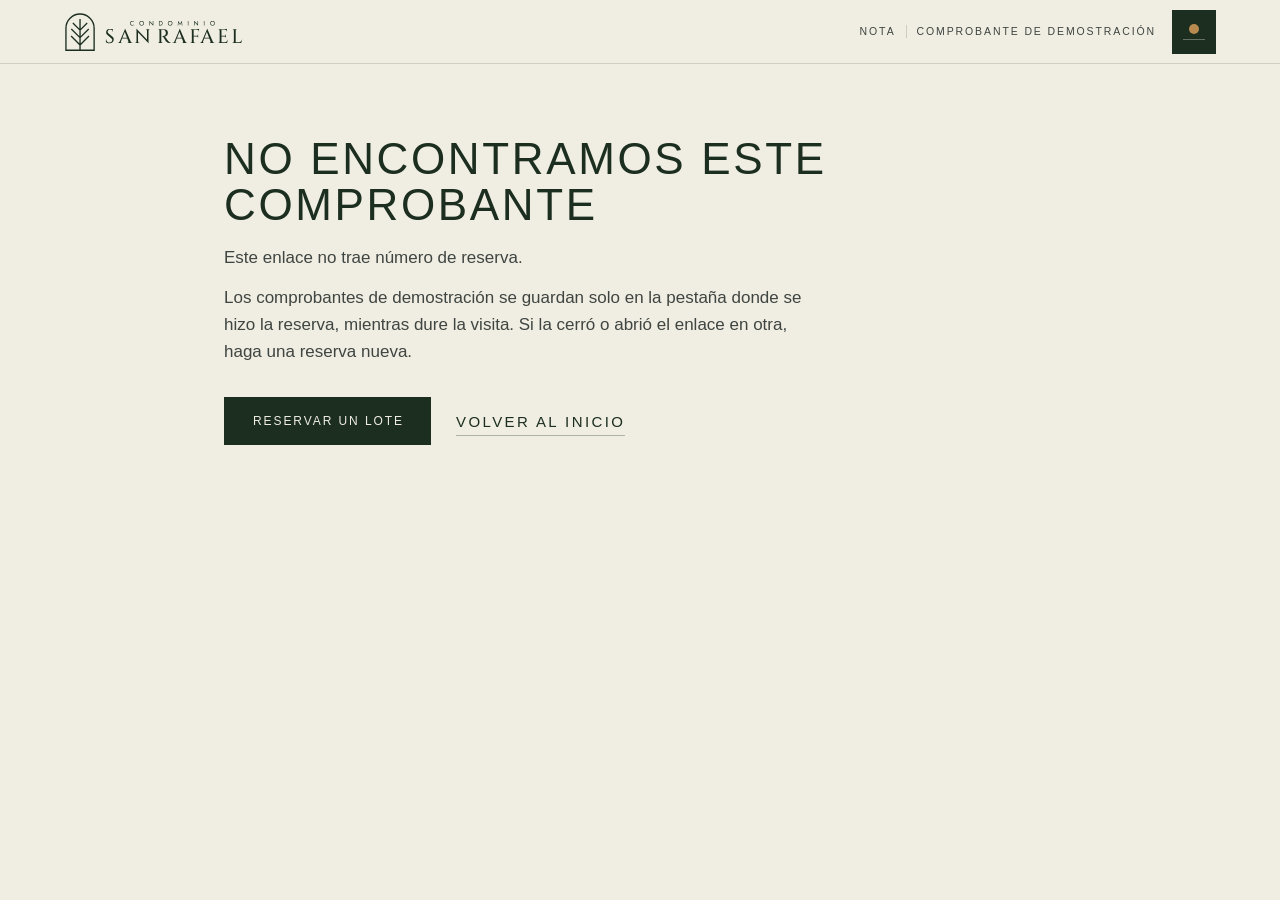
<file: comprobante.html>
<!doctype html>
<html lang="es" data-modo="dia">
<head>
<meta charset="utf-8">
<meta name="viewport" content="width=device-width, initial-scale=1, viewport-fit=cover">
<meta http-equiv="Content-Security-Policy" content="default-src 'self'; script-src 'self'; style-src 'self' https://fonts.googleapis.com; font-src https://fonts.gstatic.com; img-src 'self' blob:; connect-src 'self'; object-src 'none'; base-uri 'none'; form-action 'self'">
<title>Comprobante de reserva · Condominio San Rafael</title>
<meta name="description" content="Comprobante de reserva de demostración de Condominio San Rafael, Paxcamán. Sin validez.">
<meta name="robots" content="noindex">
<meta name="theme-color" content="#192211">
<link rel="icon" href="marca/favicon.svg" type="image/svg+xml">
<link rel="icon" href="marca/favicon-32.png" sizes="32x32" type="image/png">
<link rel="apple-touch-icon" href="marca/favicon-180.png">
<link rel="preconnect" href="https://fonts.googleapis.com">
<link rel="preconnect" href="https://fonts.gstatic.com" crossorigin>
<link rel="stylesheet" href="https://fonts.googleapis.com/css2?family=Barlow:wght@200;300;400;500&amp;family=Barlow+Semi+Condensed:wght@200;300;400&amp;display=swap">
<link rel="stylesheet" href="css/base.css">
<link rel="stylesheet" href="css/botones.css">
<link rel="stylesheet" href="css/reserva.css">
<script src="js/botones.js" defer></script>
<script type="module" src="js/pagos/comprobante.js"></script>
</head>
<body data-pagina="comprobante">
<a class="saltar b b-claro" href="#contenido"><span class="b__txt">Saltar al contenido</span></a>
<p class="sr-solo" id="sr-anuncio" aria-live="polite"></p>

<header class="cab">
  <a class="cab__marca" href="index.html" aria-label="Condominio San Rafael, volver al inicio"></a>
  <p class="nota-demo cab__demo" role="note">Comprobante de demostración</p>
  <button class="b b-sol b-sol--izq cab__sol" type="button" role="switch" aria-checked="false" aria-label="Modo noche" aria-describedby="hora-cab" data-control-modo><span class="b-sol__cielo" aria-hidden="true"><span class="b-sol__brazo b-sol__brazo--sol"><span class="b-sol__astro"></span></span><span class="b-sol__brazo b-sol__brazo--luna"><span class="b-sol__astro b-sol__luna"></span></span></span><span class="b-sol__hora" id="hora-cab"><span class="ico ico--check b__ok" aria-hidden="true"></span><span class="b-sol__texto"><span class="b-sol__modo" data-exito-modo>Día · </span><span data-hora>··:··</span> en Paxcamán<span data-invita hidden> · ver de noche</span></span></span></button>
</header>

<main class="comprobante-pag" id="contenido">
  <div class="comprobante-pag__acciones" data-comprobante-acciones hidden>
    <button class="b b-claro" type="button" data-descargar><span class="b__txt">Descargar comprobante</span></button>
    <button class="b b-linea" type="button" data-imprimir><span class="b__txt">Imprimir</span></button>
    <a class="b b-enlace" href="index.html"><span class="b__txt">Volver al inicio</span></a>
  </div>

  <div class="comprobante-pag__doc" data-comprobante aria-busy="true">
    <p class="reserva-pag__carga">Cargando el comprobante.</p>
  </div>

  <section class="vacio" data-comprobante-vacio aria-labelledby="vacio-t" hidden>
    <h1 class="vacio__t" id="vacio-t">No encontramos este comprobante</h1>
    <p data-motivo></p>
    <p>Los comprobantes de demostración se guardan solo en la pestaña donde se hizo la reserva, mientras dure la visita. Si la cerró o abrió el enlace en otra, haga una reserva nueva.</p>
    <div class="paso__acciones">
      <a class="b b-claro" href="reservar.html"><span class="b__txt">Reservar un lote</span></a>
      <a class="b b-enlace" href="index.html"><span class="b__txt">Volver al inicio</span></a>
    </div>
  </section>
</main>
</body>
</html>
</file>
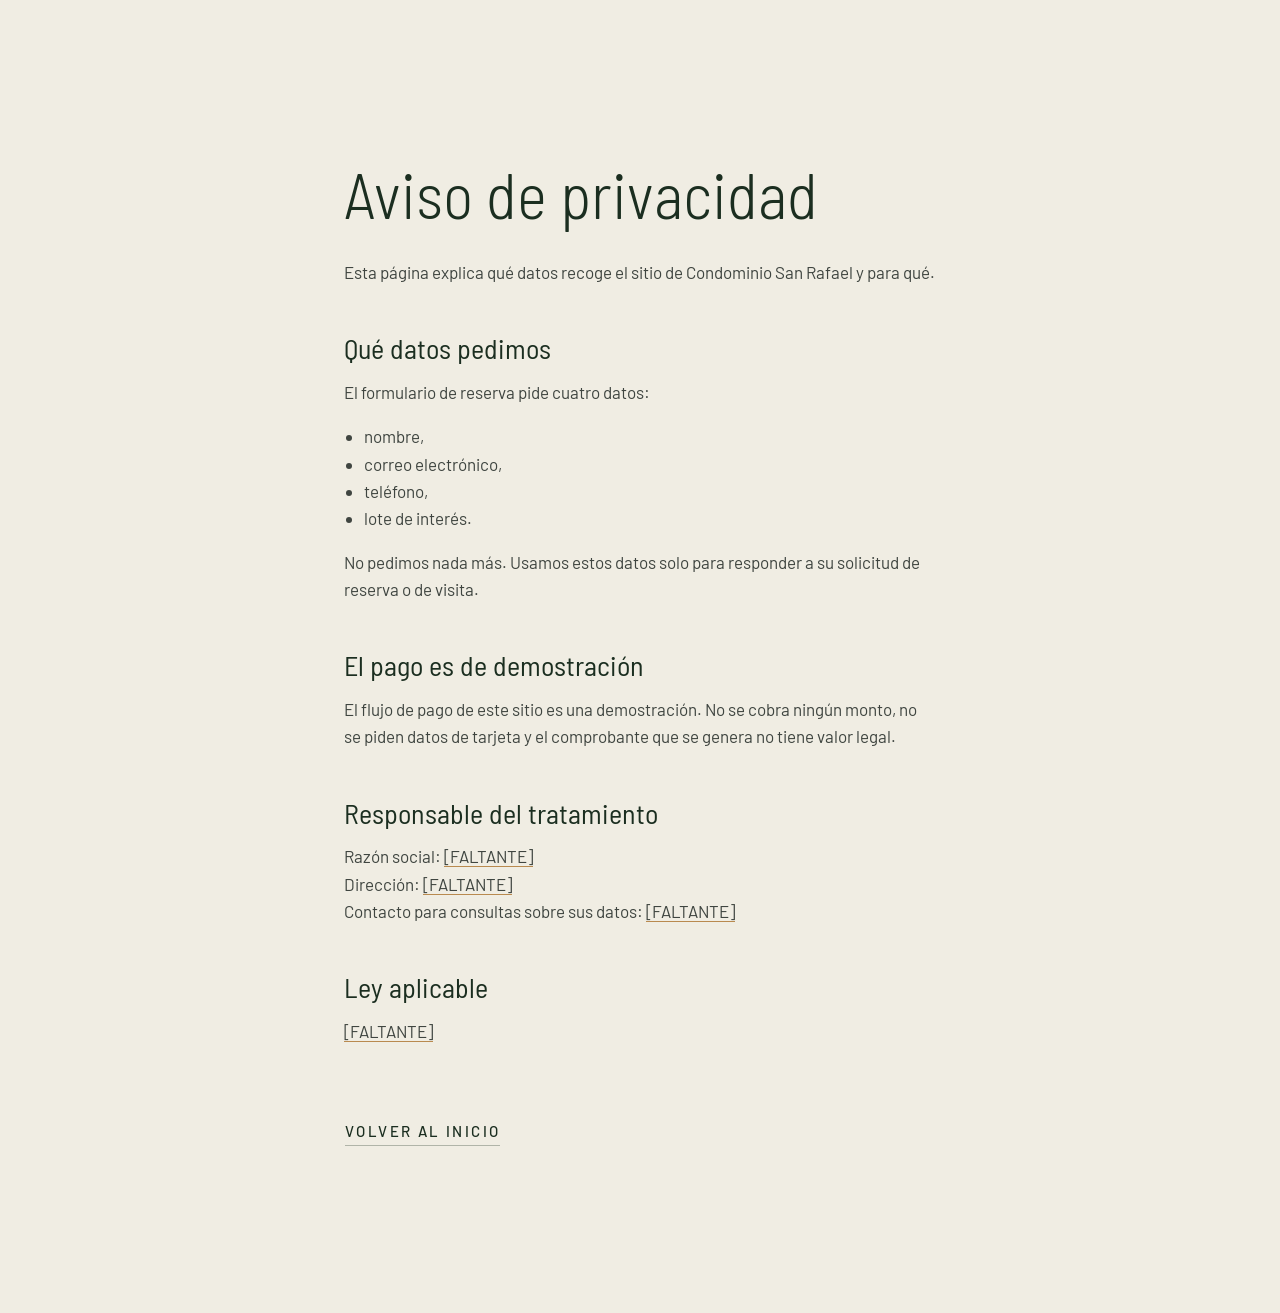
<file: privacidad.html>
<!doctype html>
<html lang="es">
<head>
<meta charset="utf-8">
<meta name="viewport" content="width=device-width, initial-scale=1">
<title>Aviso de privacidad · Condominio San Rafael</title>
<meta name="description" content="Qué datos pide el formulario de reserva de Condominio San Rafael y para qué se usan.">
<link rel="icon" href="marca/favicon.svg" type="image/svg+xml">
<link rel="icon" href="marca/favicon-32.png" sizes="32x32" type="image/png">
<link rel="apple-touch-icon" href="marca/favicon-180.png">
<link rel="manifest" href="site.webmanifest">
<link rel="preconnect" href="https://fonts.googleapis.com">
<link rel="preconnect" href="https://fonts.gstatic.com" crossorigin>
<link rel="stylesheet" href="https://fonts.googleapis.com/css2?family=Barlow:wght@200;300;400;500&family=Barlow+Semi+Condensed:wght@200;300;400&display=swap">
<link rel="stylesheet" href="css/base.css">
<link rel="stylesheet" href="css/botones.css">
<style>
  body { background: var(--fondo); color: var(--texto); font-family: var(--f-texto); font-size: var(--t-cuerpo); line-height: 1.6; }
  main { max-width: 720px; margin: 0 auto; padding: var(--capitulo) var(--margen); }
  h1 { font-family: var(--f-titulo); font-weight: 300; font-size: var(--t-h2); line-height: 1.05; color: var(--bosque); margin: 0 0 calc(var(--ritmo) * 4); }
  h2 { font-family: var(--f-titulo); font-weight: 400; font-size: var(--t-h3); color: var(--bosque); margin: calc(var(--ritmo) * 5) 0 var(--ritmo); }
  ul { padding-left: 1.2em; }
  .falta { border-bottom: 1px solid var(--madera); }
  .volver { margin-top: calc(var(--ritmo) * 8); }
</style>
</head>
<body>
<main>
  <h1>Aviso de privacidad</h1>
  <p>Esta página explica qué datos recoge el sitio de Condominio San Rafael y para qué.</p>

  <h2>Qué datos pedimos</h2>
  <p>El formulario de reserva pide cuatro datos:</p>
  <ul>
    <li>nombre,</li>
    <li>correo electrónico,</li>
    <li>teléfono,</li>
    <li>lote de interés.</li>
  </ul>
  <p>No pedimos nada más. Usamos estos datos solo para responder a su solicitud de reserva o de visita.</p>

  <h2>El pago es de demostración</h2>
  <p>El flujo de pago de este sitio es una demostración. No se cobra ningún monto, no se piden datos de tarjeta y el comprobante que se genera no tiene valor legal.</p>

  <h2>Responsable del tratamiento</h2>
  <p>Razón social: <span class="falta">[FALTANTE]</span></p>
  <p>Dirección: <span class="falta">[FALTANTE]</span></p>
  <p>Contacto para consultas sobre sus datos: <span class="falta">[FALTANTE]</span></p>

  <h2>Ley aplicable</h2>
  <p><span class="falta">[FALTANTE]</span></p>

  <p class="volver"><a class="b b-enlace" href="index.html"><span class="b__txt">Volver al inicio</span></a></p>
</main>
</body>
</html>
</file>
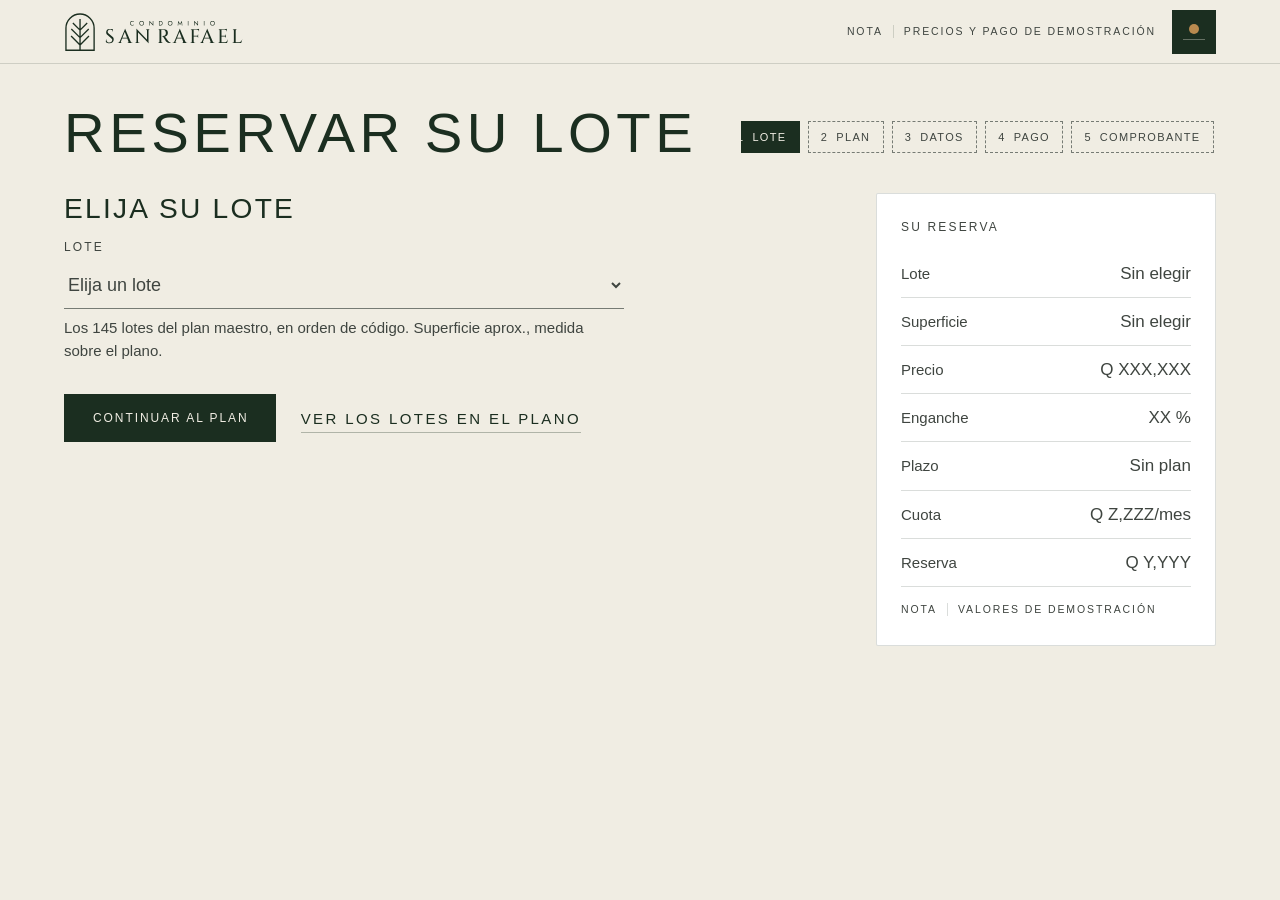
<file: reservar.html>
<!doctype html>
<html lang="es" data-modo="dia">
<head>
<meta charset="utf-8">
<meta name="viewport" content="width=device-width, initial-scale=1, viewport-fit=cover">
<meta http-equiv="Content-Security-Policy" content="default-src 'self'; script-src 'self'; style-src 'self' https://fonts.googleapis.com; font-src https://fonts.gstatic.com; img-src 'self' blob:; connect-src 'self'; object-src 'none'; base-uri 'none'; form-action 'self'">
<title>Reservar su lote · Condominio San Rafael</title>
<meta name="description" content="Reserve su lote en Condominio San Rafael, Paxcamán, en cinco pasos: lote, plan de pago, datos, pago y comprobante. Precios y pago de demostración.">
<meta name="robots" content="noindex">
<meta name="theme-color" content="#192211">
<link rel="icon" href="marca/favicon.svg" type="image/svg+xml">
<link rel="icon" href="marca/favicon-32.png" sizes="32x32" type="image/png">
<link rel="apple-touch-icon" href="marca/favicon-180.png">
<link rel="preconnect" href="https://fonts.googleapis.com">
<link rel="preconnect" href="https://fonts.gstatic.com" crossorigin>
<link rel="stylesheet" href="https://fonts.googleapis.com/css2?family=Barlow:wght@200;300;400;500&amp;family=Barlow+Semi+Condensed:wght@200;300;400&amp;display=swap">
<link rel="stylesheet" href="css/base.css">
<link rel="stylesheet" href="css/botones.css">
<link rel="stylesheet" href="css/calculadora.css">
<link rel="stylesheet" href="css/reserva.css">
<script src="js/botones.js" defer></script>
<script type="module" src="js/reserva.js"></script>
</head>
<body data-pagina="reservar">
<a class="saltar b b-claro" href="#contenido"><span class="b__txt">Saltar al contenido</span></a>
<p class="sr-solo" id="sr-anuncio" aria-live="polite"></p>

<header class="cab">
  <a class="cab__marca" href="index.html" aria-label="Condominio San Rafael, volver al inicio"></a>
  <p class="nota-demo cab__demo" role="note">Precios y pago de demostración</p>
  <button class="b b-sol b-sol--izq cab__sol" type="button" role="switch" aria-checked="false" aria-label="Modo noche" aria-describedby="hora-cab" data-control-modo><span class="b-sol__cielo" aria-hidden="true"><span class="b-sol__brazo b-sol__brazo--sol"><span class="b-sol__astro"></span></span><span class="b-sol__brazo b-sol__brazo--luna"><span class="b-sol__astro b-sol__luna"></span></span></span><span class="b-sol__hora" id="hora-cab"><span class="ico ico--check b__ok" aria-hidden="true"></span><span class="b-sol__texto"><span class="b-sol__modo" data-exito-modo>Día · </span><span data-hora>··:··</span> en Paxcamán<span data-invita hidden> · ver de noche</span></span></span></button>
</header>

<main class="reserva-pag" id="contenido" data-reserva aria-busy="true">
  <div class="reserva-pag__cab">
    <h1 class="reserva-pag__t">Reservar su lote</h1>
    <ol class="pasos" aria-label="Pasos de la reserva">
      <li><button class="b b-chip" type="button" data-ir="1"><span class="ico ico--check pasos__ok" aria-hidden="true"></span><span class="pasos__n" aria-hidden="true">1</span><span class="b__txt">Lote</span><span class="sr-solo pasos__sr"></span></button></li>
      <li><button class="b b-chip" type="button" data-ir="2"><span class="ico ico--check pasos__ok" aria-hidden="true"></span><span class="pasos__n" aria-hidden="true">2</span><span class="b__txt">Plan</span><span class="sr-solo pasos__sr"></span></button></li>
      <li><button class="b b-chip" type="button" data-ir="3"><span class="ico ico--check pasos__ok" aria-hidden="true"></span><span class="pasos__n" aria-hidden="true">3</span><span class="b__txt">Datos</span><span class="sr-solo pasos__sr"></span></button></li>
      <li><button class="b b-chip" type="button" data-ir="4"><span class="ico ico--check pasos__ok" aria-hidden="true"></span><span class="pasos__n" aria-hidden="true">4</span><span class="b__txt">Pago</span><span class="sr-solo pasos__sr"></span></button></li>
      <li><button class="b b-chip" type="button" data-ir="5"><span class="ico ico--check pasos__ok" aria-hidden="true"></span><span class="pasos__n" aria-hidden="true">5</span><span class="b__txt">Comprobante</span><span class="sr-solo pasos__sr"></span></button></li>
    </ol>
  </div>

  <p class="reserva-pag__carga" data-carga>Cargando lotes y precios de demostración.</p>
  <div class="reserva-pag__error" data-error-carga hidden role="alert">
    <p>No se pudieron cargar los lotes o los precios. Revise su conexión e intente de nuevo; lo que ya escribió sigue guardado.</p>
    <button class="b b-linea" type="button"><span class="b__txt">Reintentar</span></button>
  </div>

  <div class="reserva-pag__rejilla" data-flujo hidden>
    <div class="reserva-pag__pasos">

      <!-- 1 · Lote -->
      <section class="paso" data-paso="1" aria-labelledby="paso-1-t">
        <h2 class="paso__t" id="paso-1-t" tabindex="-1">Elija su lote</h2>
        <p class="aviso" data-aviso-lote role="alert"></p>
        <div class="ficha-lote" data-ficha-lote hidden>
          <div class="ficha-lote__figura" data-figura></div>
          <dl class="lista">
            <div><dt>Lote</dt><dd data-l="id"></dd></div>
            <div><dt>Superficie</dt><dd><span data-l="area"></span> aprox.</dd></div>
            <div><dt>Frente × fondo</dt><dd data-l="medidas"></dd></div>
            <div><dt>Precio</dt><dd>Q XXX,XXX</dd></div>
            <div><dt>Reserva</dt><dd>Q Y,YYY</dd></div>
          </dl>
        </div>
        <div class="campo">
          <label class="campo__etq" for="r-lote">Lote</label>
          <select class="campo__select" id="r-lote" name="lote" aria-describedby="r-lote-nota r-lote-error">
            <option value="">Elija un lote</option>
          </select>
          <p class="campo__nota" id="r-lote-nota">Los 145 lotes del plan maestro, en orden de código. Superficie aprox., medida sobre el plano.</p>
          <p class="campo__error" id="r-lote-error" data-error="lote"></p>
        </div>
        <div class="paso__acciones">
          <button class="b b-claro" type="button" data-siguiente="2"><span class="b__txt">Continuar al plan</span></button>
          <a class="b b-enlace" href="index.html#lotes"><span class="b__txt">Ver los lotes en el plano</span></a>
        </div>
      </section>

      <!-- 2 · Plan -->
      <section class="paso" data-paso="2" aria-labelledby="paso-2-t" hidden>
        <h2 class="paso__t" id="paso-2-t" tabindex="-1">Arme su plan de pago</h2>
        <p class="paso__intro">Mueva el enganche y el plazo. La reserva se descuenta del enganche.</p>
        <div class="paso__calculadora" data-calculadora></div>
        <div class="paso__acciones paso__acciones--atras">
          <button class="b b-enlace" type="button" data-atras><span class="b__txt">Volver al lote</span></button>
        </div>
      </section>

      <!-- 3 · Datos -->
      <section class="paso" data-paso="3" aria-labelledby="paso-3-t" hidden>
        <h2 class="paso__t" id="paso-3-t" tabindex="-1">Sus datos</h2>
        <p class="paso__intro">Los usamos solo para esta reserva. Todos los campos son obligatorios.</p>
        <form class="datos" novalidate data-form-datos>
          <div class="campo">
            <label class="campo__etq" for="r-nombre">Nombre completo</label>
            <input class="campo__entrada" id="r-nombre" name="nombre" type="text" autocomplete="name" maxlength="80" required aria-describedby="r-nombre-error">
            <p class="campo__error" id="r-nombre-error" data-error="nombre"></p>
          </div>
          <div class="campo">
            <label class="campo__etq" for="r-correo">Correo electrónico</label>
            <input class="campo__entrada" id="r-correo" name="correo" type="email" autocomplete="email" inputmode="email" maxlength="120" spellcheck="false" required aria-describedby="r-correo-nota r-correo-error">
            <p class="campo__nota" id="r-correo-nota">Para enviarle el comprobante. En esta demostración no se envía ningún correo.</p>
            <p class="campo__error" id="r-correo-error" data-error="correo"></p>
          </div>
          <div class="campo">
            <label class="campo__etq" for="r-telefono">Teléfono</label>
            <input class="campo__entrada" id="r-telefono" name="telefono" type="tel" autocomplete="tel" inputmode="tel" maxlength="20" required aria-describedby="r-telefono-nota r-telefono-error">
            <p class="campo__nota" id="r-telefono-nota">De Guatemala: 8 dígitos, con o sin +502.</p>
            <p class="campo__error" id="r-telefono-error" data-error="telefono"></p>
          </div>
          <div class="campo campo--marca">
            <input class="campo__marca" id="r-privacidad" name="privacidad" type="checkbox" required aria-describedby="r-privacidad-error">
            <label for="r-privacidad">Acepto el <a href="privacidad.html" target="_blank" rel="noopener">aviso de privacidad</a> (se abre en otra pestaña).</label>
            <p class="campo__error" id="r-privacidad-error" data-error="privacidad"></p>
          </div>
          <div class="paso__acciones">
            <button class="b b-claro" type="submit"><span class="b__txt">Continuar al pago</span></button>
            <button class="b b-enlace" type="button" data-atras><span class="b__txt">Volver al plan</span></button>
          </div>
          <p class="campo__estado" role="status" data-estado-datos></p>
        </form>
      </section>

      <!-- 4 · Pago -->
      <section class="paso" data-paso="4" aria-labelledby="paso-4-t" hidden>
        <h2 class="paso__t" id="paso-4-t" tabindex="-1">Pague la reserva del lote <span data-pago-lote></span></h2>
        <p class="paso__intro">La reserva aparta el lote y se descuenta del enganche. Aquí el pago es una simulación.</p>
        <div data-pasarela></div>
        <div class="paso__acciones paso__acciones--atras">
          <button class="b b-enlace" type="button" data-atras><span class="b__txt">Volver a sus datos</span></button>
        </div>
      </section>

      <!-- 5 · Comprobante -->
      <section class="paso paso--fin" data-paso="5" aria-labelledby="paso-5-t" hidden>
        <h2 class="paso__t" id="paso-5-t" tabindex="-1"><span class="ico ico--check" aria-hidden="true"></span>Reserva confirmada</h2>
        <dl class="fin__numero">
          <dt>Número de reserva</dt>
          <dd data-numero-reserva></dd>
        </dl>
        <p class="nota-demo fin__demo">Comprobante de demostración, sin validez</p>
        <p class="aviso" data-sin-copia hidden>Esta pestaña ya no tiene la copia del comprobante. Haga una reserva nueva para generar otro.</p>
        <h3 class="fin__sub">Qué sigue</h3>
        <ol class="fin__sigue">
          <li>Guarde o imprima su comprobante.</li>
          <li>Un asesor le contactaría para los siguientes pasos. Canal de ventas: <span class="faltante">[FALTANTE]</span></li>
          <li>El resto del enganche se paga al firmar; la reserva ya está descontada.</li>
        </ol>
        <div class="paso__acciones">
          <a class="b b-claro" href="comprobante.html" data-ver-comprobante><span class="b__txt">Ver e imprimir el comprobante</span></a>
          <button class="b b-linea" type="button" data-descargar><span class="b__txt">Descargar comprobante</span></button>
          <button class="b b-enlace" type="button" data-otra><span class="b__txt">Reservar otro lote</span></button>
        </div>
      </section>
    </div>

    <!-- Resumen persistente: a un lado en escritorio, abajo en móvil -->
    <aside class="resumen" data-resumen aria-labelledby="resumen-t">
      <button class="b b-enlace resumen__abrir" type="button" aria-expanded="false" aria-controls="resumen-cuerpo" data-resumen-abrir><span class="b__txt" data-resumen-corto>Su reserva</span><span class="sr-solo"> · ver resumen</span></button>
      <div class="resumen__cuerpo" id="resumen-cuerpo">
        <h2 class="resumen__t" id="resumen-t">Su reserva</h2>
        <div class="resumen__figura" data-resumen-figura></div>
        <dl class="lista lista--resumen">
          <div><dt>Lote</dt><dd data-r="lote">Sin elegir</dd></div>
          <div><dt>Superficie</dt><dd data-r="area">Sin elegir</dd></div>
          <div><dt>Precio</dt><dd data-r="precio">Q XXX,XXX</dd></div>
          <div><dt>Enganche</dt><dd data-r="enganche">XX %</dd></div>
          <div><dt>Plazo</dt><dd data-r="plazo">Sin plan</dd></div>
          <div><dt>Cuota</dt><dd data-r="cuota">Q Z,ZZZ/mes</dd></div>
          <div><dt>Reserva</dt><dd data-r="reserva">Q Y,YYY</dd></div>
        </dl>
        <p class="nota-demo resumen__demo">Valores de demostración</p>
      </div>
    </aside>
  </div>
</main>
</body>
</html>
</file>
<file: css/base.css>
/* San Rafael v2 · base.css
   Tokens día/noche, tipografía Barlow, rejilla, movimiento y superficies del navegador.
   Dueño: constructor A (PLAN-v2 fase 1). Fuente de verdad: ../../../DESIGN.md y PLAN-v2 §5.
   B y C lo enlazan sin modificarlo.
   Fuentes: cada HTML enlaza Google Fonts:
   https://fonts.googleapis.com/css2?family=Barlow:wght@200;300;400;500&family=Barlow+Semi+Condensed:wght@200;300;400&display=swap
   Modo: :root es día; [data-modo="noche"] en <html> (o en cualquier bloque) es noche; [data-modo="dia"] vuelve a día. */

/* Estado «cargando»: el sol cruza el claro. --x va de 0 (amanecer) a 1 (ocaso). */
@property --x {
  syntax: "<number>";
  inherits: false;
  initial-value: 0;
}

/* ---------- Constantes (no cambian con el modo) ---------- */
:root {
  --crema: #F0EDE3;                         /* paneles crema del PDF; texto sobre rellenos oscuros */

  /* Tipografía (PLAN-v2 §5.2). Solo Barlow y Barlow Semi Condensed. */
  --f-texto: "Barlow", sans-serif;
  --f-titulo: "Barlow Semi Condensed", "Barlow", sans-serif;
  --t-display: clamp(56px, 9vw, 152px);
  --t-h2: clamp(36px, 5vw, 72px);
  --t-h3: 28px;
  --t-cifra: clamp(48px, 6vw, 88px);
  --t-cuerpo: 17px;
  --t-etiqueta: 12px;
  --t-boton: 13px;
  --t-cota: 11px;

  /* Rejilla (PLAN-v2 §5.3): 12 columnas, canal 24, margen 24 / 64, máximo 1440, ritmo de 8 */
  --columnas: 12;
  --canal: 24px;
  --margen: 24px;
  --ancho-max: 1440px;
  --ritmo: 8px;
  --capitulo: 96px;

  /* Movimiento (motion-foundations, en ms y curvas cúbicas) */
  --dur-presion: 80ms;    /* press feedback */
  --dur-rapida: 180ms;    /* chip, ícono */
  --dur-media: 350ms;     /* subrayado, cambio de lote */
  --dur-tema: 500ms;      /* color y fondo de la interfaz al cambiar de modo */
  --dur-arco: 600ms;      /* arco del sol (B4) y resorte del imán (B5) */
  --dur-foto: 700ms;      /* crossfade de fotos día/noche */
  --dur-lenta: 800ms;     /* zoom de miniatura (B6) */
  --curva-claro: cubic-bezier(.25, .74, .22, .99);   /* ease-out largo (Springs, INSPIRACION §3) */
  --curva-arco: cubic-bezier(.65, 0, .35, 1);        /* ease-in-out: un astro ya visible va de A a B */
  --curva-resorte: cubic-bezier(.2, 1.4, .4, 1);     /* sobrepaso leve: vuelta del imán */
  --curva-salida: cubic-bezier(.22, 1, .36, 1);      /* ease-out exponencial: respuesta al usuario */

  /* Única sombra permitida (PLAN-v2 §5.1), solo paneles flotantes */
  --sombra: 0 12px 32px -16px rgba(25, 34, 17, .35);
}

@media (min-width: 900px) {
  :root {
    --margen: 64px;
    --capitulo: 160px;
  }
}

/* ---------- Día (PLAN-v2 §5.1) ---------- */
:root,
[data-modo="dia"] {
  color-scheme: light;
  --fondo: #F0EDE3;
  --papel: #FFFFFF;
  --dosel: #192211;
  --bosque: #1B2E20;
  --texto: #3F4540;
  --texto-2: #767B74;      /* 3.69:1 sobre --fondo: solo texto >= 24 px o trazos, nunca texto chico */
  --linea: rgba(27, 46, 32, .16);
  --madera: #B98A4F;
  --cesped: #7FA54C;
  --velo: rgba(240, 237, 227, .86);
  --foco: var(--bosque);   /* §5.1 pide --madera; de día da 2.63:1 sobre crema (< 3:1). Ver DESIGN.md */

  /* Roles de botón: lo único que los componentes leen */
  --accion: var(--bosque);            /* relleno de B1 */
  --accion-texto: var(--crema);
  --accion-luz: var(--papel);         /* disco del claro (B1) */
  --accion-luz-texto: var(--bosque);
  --trazo: var(--bosque);             /* contorno y texto de B2, B5, B8 */
  --trazo-relleno-texto: var(--crema);
  --activo: var(--bosque);            /* chip con aria-pressed */
  --activo-texto: var(--crema);
  --exito: var(--madera);
  --exito-claro: var(--madera);       /* éxito de B1 */
  --exito-texto: var(--dosel);
  --inactivo-texto: var(--texto);
  --inactivo-trazo: var(--texto-2);
  --cielo: var(--bosque);             /* fondo del sol (B4) */
  --sol: var(--madera);
  --sol-giro: 0deg;   --sol-luz: 1;   /* B4: el sol en el cénit */
  --luna-giro: -90deg; --luna-luz: 0; /* B4: la luna bajo el horizonte, a la izquierda */
}

/* ---------- Noche ---------- */
[data-modo="noche"] {
  color-scheme: dark;
  --fondo: #0F1A12;
  --papel: #16241A;
  --dosel: #0A120C;
  --bosque: #243B2B;
  --texto: #F0EDE3;
  --texto-2: #B9B4A3;
  --linea: rgba(240, 237, 227, .18);
  --madera: #D4B07A;
  --cesped: #5E7F3A;
  --velo: rgba(15, 26, 18, .84);
  --foco: var(--madera);

  --accion: var(--madera);
  --accion-texto: var(--dosel);
  --accion-luz: var(--dosel);
  --accion-luz-texto: var(--crema);
  --trazo: var(--crema);
  --trazo-relleno-texto: var(--dosel);
  --activo: var(--crema);
  --activo-texto: var(--dosel);
  --exito: var(--madera);
  --exito-claro: var(--crema);        /* B1 ya es madera de noche: su éxito es la luz entera */
  --exito-texto: var(--dosel);
  --inactivo-texto: var(--texto-2);
  --inactivo-trazo: var(--texto-2);
  --cielo: var(--papel);
  --sol: var(--madera);
  --sol-giro: 90deg;  --sol-luz: 0;   /* el sol se puso a la derecha */
  --luna-giro: 0deg;  --luna-luz: 1;  /* la luna en el cénit */
}

/* Cada bloque con modo pinta su propio fondo y texto */
[data-modo] {
  background-color: var(--fondo);
  color: var(--texto);
}

/* ---------- Documento ---------- */
*,
*::before,
*::after {
  box-sizing: border-box;
}

html {
  font-family: var(--f-texto);
  font-weight: 400;
  font-size: var(--t-cuerpo);
  line-height: 1.6;
  font-kerning: normal;
  -webkit-font-smoothing: antialiased;
  -moz-osx-font-smoothing: grayscale;
  -webkit-text-size-adjust: 100%;
  text-size-adjust: 100%;
  /* Superficies del navegador, tomadas de la paleta */
  accent-color: var(--foco);
  caret-color: var(--foco);
  scrollbar-color: var(--texto-2) var(--fondo);
  scrollbar-width: thin;
  /* Sin transición de color en la raíz: cada hijo la heredaba y la reiniciaba en cada cuadro.
     El cambio de hora es un solo fundido (View Transition, botones.js). */
}

body {
  margin: 0;
  min-height: 100vh;
}

::selection {
  background-color: var(--madera);
  color: var(--dosel);
}

:focus-visible {
  outline: 2px solid var(--foco);
  outline-offset: 3px;
}

:focus:not(:focus-visible) {
  outline: none;
}

a {
  color: inherit;
  text-decoration-thickness: 1px;
  text-underline-offset: 6px;
}

img,
svg {
  display: block;
  max-width: 100%;
}

img {
  height: auto;
}

h1, h2, h3, h4, p, dl, dd, figure {
  margin: 0;
}

button {
  font: inherit;
  color: inherit;
}

/* ---------- Roles tipográficos (PLAN-v2 §5.2) ---------- */
.t-display {
  font-family: var(--f-titulo);
  font-weight: 200;
  font-size: var(--t-display);
  line-height: .95;
  letter-spacing: .12em;
  text-transform: uppercase;
  text-wrap: balance;
}

.t-h2 {
  font-family: var(--f-titulo);
  font-weight: 300;
  font-size: var(--t-h2);
  line-height: 1.02;
  letter-spacing: .08em;
  text-transform: uppercase;
  text-wrap: balance;
}

.t-h3 {
  font-family: var(--f-texto);
  font-weight: 400;
  font-size: var(--t-h3);
  line-height: 1.2;
  text-wrap: balance;
}

.t-cifra {
  font-family: var(--f-texto);
  font-weight: 200;
  font-size: var(--t-cifra);
  line-height: 1;
  letter-spacing: -.01em;
  font-variant-numeric: tabular-nums;
}

.t-cuerpo {
  font-family: var(--f-texto);
  font-weight: 400;
  font-size: var(--t-cuerpo);
  line-height: 1.6;
  max-width: 64ch;
  text-wrap: pretty;
}

.t-etiqueta {
  font-family: var(--f-texto);
  font-weight: 500;
  font-size: var(--t-etiqueta);
  line-height: 1;
  letter-spacing: .18em;
  text-transform: uppercase;
}

.t-cota {
  font-family: var(--f-texto);
  font-weight: 400;
  font-size: var(--t-cota);
  line-height: 1;
  letter-spacing: .06em;
  font-variant-numeric: tabular-nums;
}

/* ---------- Fotografía: de noche baja la exposición, no cambia la foto (PLAN-v2 §5.4) ----------
   Con un velo de opacidad sobre la foto (pagina.css, velo de las fotos), no con filter: un filtro sobre
   fotos grandes se vuelve a dibujar en cada cuadro del cambio de modo y del scroll en el teléfono. */

/* ---------- Utilidades ---------- */
.sr-solo {
  position: absolute;
  width: 1px;
  height: 1px;
  margin: -1px;
  padding: 0;
  overflow: hidden;
  clip-path: inset(50%);
  white-space: nowrap;
  border: 0;
}

/* ---------- Movimiento reducido: sin desplazamientos ni bucles; el contenido queda completo ---------- */
@media (prefers-reduced-motion: reduce) {
  *,
  *::before,
  *::after {
    animation-duration: .01ms !important;
    animation-iteration-count: 1 !important;
    transition-duration: .01ms !important;
    scroll-behavior: auto !important;
  }
}

/* Cambio de hora fuera de la portada: un solo fundido de la página (View Transition, botones.js) */
::view-transition-old(root),
::view-transition-new(root) {
  animation-duration: 380ms;
  animation-timing-function: cubic-bezier(.22, 1, .36, 1);
}
</file>
<file: css/botones.css>
/* San Rafael v2 · botones.css (PLAN-v2 §6). Requiere base.css.
   8 botones: B1 .b-claro, B2 .b-linea, B3 .b-chip, B4 .b-sol, B5 .b-flecha, B6 .b-maqueta, B7 .barra-lotes, B8 .b-enlace.
   7 estados: reposo, hover, foco, presionado, cargando, deshabilitado, éxito.
     reales:   :hover · :focus-visible · :active · data-estado="cargando" + aria-busy · aria-disabled="true" · data-estado="exito"
     forzados: data-forzar="hover|foco|presionado" (solo laboratorio; mismo aspecto que el real)
   Lenguaje: solo píldora (999px) y círculo; línea de 1 px; la luz es --madera; nada de degradados, resplandor ni sombra.
   Cada transición lleva su nombre según animation-vocabulary. */

/* =========================================================================================
   Base común
   ========================================================================================= */
.b {
  --alto: 44px;
  --sol-dentro: 8px;    /* el sol recorre el contorno a esta distancia del borde, por encima del texto */
  position: relative;
  isolation: isolate;
  display: inline-flex;
  align-items: center;
  justify-content: center;
  gap: 12px;
  height: var(--alto);
  min-width: var(--alto);
  margin: 0;
  padding: 0 22px;
  border: 1px solid transparent;
  border-radius: 999px;
  background-color: transparent;
  color: inherit;
  font-family: var(--f-texto);
  font-weight: 500;
  font-size: var(--t-boton);
  line-height: 1;
  letter-spacing: .12em;
  text-transform: uppercase;
  text-decoration: none;
  white-space: nowrap;
  cursor: pointer;
  user-select: none;
  -webkit-tap-highlight-color: transparent;
  touch-action: manipulation;
  /* Crossfade de color (500 ms, ease-out largo) · Press feedback (scale) · Spring en translate (imán) */
  transition:
    color var(--dur-tema) var(--curva-claro),
    background-color var(--dur-tema) var(--curva-claro),
    border-color var(--dur-tema) var(--curva-claro),
    scale var(--dur-rapida) var(--curva-salida),
    translate var(--dur-arco) var(--curva-resorte);
}

/* El tracking deja aire a la derecha de la última letra: se compensa para centrar a la vista */
.b__txt {
  position: relative;
  display: inline-block;
  margin-right: -.12em;
  transition: translate var(--dur-media) var(--curva-claro), opacity var(--dur-rapida) var(--curva-salida);
}

/* Íconos de img/iconos/ como máscara: un trazo de 1.5 px que toma currentColor */
.ico {
  display: inline-block;
  flex: none;
  width: 16px;
  height: 16px;
  background-color: currentColor;
  mask: center / contain no-repeat;
  -webkit-mask: center / contain no-repeat;
}
.ico--flecha { mask-image: url("../img/iconos/flecha.svg"); -webkit-mask-image: url("../img/iconos/flecha.svg"); }
.ico--check  { mask-image: url("../img/iconos/check.svg");  -webkit-mask-image: url("../img/iconos/check.svg"); }
.ico--cerrar { mask-image: url("../img/iconos/cerrar.svg"); -webkit-mask-image: url("../img/iconos/cerrar.svg"); }
.ico--sol    { mask-image: url("../img/iconos/sol.svg");    -webkit-mask-image: url("../img/iconos/sol.svg"); }
.ico--luna   { mask-image: url("../img/iconos/luna.svg");   -webkit-mask-image: url("../img/iconos/luna.svg"); }
.ico--iso    { mask-image: url("../marca/isotipo.svg");     -webkit-mask-image: url("../marca/isotipo.svg"); }

/* El check solo existe en éxito */
.b__ok {
  display: none;
}

/* ---------- Foco: anillo de 2 px separado 3 px; sigue la forma (píldora o círculo) ---------- */
.b:is(:focus-visible, [data-forzar~="foco"]),
.barra-lotes[data-forzar~="foco"] .barra-lotes__lote,
.barra-lotes__lote:focus-visible {
  outline: 2px solid var(--foco);
  outline-offset: 3px;
}

/* ---------- Presionado: Press feedback, 80 ms ---------- */
.b:is(:active, [data-forzar~="presionado"]):not([aria-disabled="true"], [data-estado]) {
  scale: .97;
  transition-duration: var(--dur-rapida), var(--dur-rapida), var(--dur-rapida), var(--dur-presion), var(--dur-arco);
}

/* ---------- Deshabilitado: dibujado en línea discontinua, como lo proyectado en la lámina ---------- */
.b:is([aria-disabled="true"], :disabled) {
  background-color: transparent;
  border-style: dashed;
  border-color: var(--inactivo-trazo);
  color: var(--inactivo-texto);
  cursor: not-allowed;
}

/* ---------- Cargando: el sol cruza el claro ----------
   Arc motion sobre el contorno del botón: sale por el extremo izquierdo, cruza el borde superior
   (el arco del isotipo) y se pone por el derecho. --x anima de 0 a 1 (@property en base.css);
   el recorrido es medio perímetro de una píldora inset; el sol aparece y se desvanece en los extremos. */
:is(.b, .barra-lotes)[data-estado="cargando"] {
  cursor: progress;
}

:is(.b, .barra-lotes)[data-estado="cargando"]::after {
  --r: calc(var(--alto, 46px) / 2 - var(--sol-dentro, 5px));
  content: "";
  position: absolute;
  z-index: 3;
  left: 0;
  top: 0;
  width: 7px;
  height: 7px;
  border-radius: 50%;
  background-color: var(--sol);
  offset-path: inset(var(--sol-dentro, 5px) round 999px);
  offset-rotate: 0deg;
  offset-distance: calc(var(--x) * 50% - var(--r) * 1.5708);
  opacity: calc(sin(var(--x) * 180deg) * 5);
  animation: sol-cruza 1.6s linear infinite;
  pointer-events: none;
}

@keyframes sol-cruza {
  from { --x: 0; }
  to { --x: 1; }
}

/* En las láminas del laboratorio el sol queda quieto, subiendo (captura estable) */
[data-congelar] [data-estado="cargando"]::after {
  animation: none;
  --x: .36;
}

/* ---------- Éxito: la luz llega (relleno madera) y el check se dibuja (Line drawing por clip-path) ---------- */
.b[data-estado="exito"] {
  background-color: var(--exito);
  border-color: var(--exito);
  color: var(--exito-texto);
  cursor: default;
}

[data-estado="exito"] .b__ok {
  display: inline-block;
  animation: trazo-check 450ms var(--curva-salida) 100ms both;
}

@keyframes trazo-check {
  from { clip-path: inset(0 100% 0 0); }
  to { clip-path: inset(0 0 0 0); }
}

/* =========================================================================================
   B1 · b-claro · primario. Un disco de luz se abre desde donde entra el puntero.
   Origin-aware animation + Reveal (scale del disco, 550 ms, ease-out largo).
   ========================================================================================= */
.b-claro {
  background-color: var(--accion);
  border-color: var(--accion);
  color: var(--accion-texto);
  overflow: hidden;
}

.b-claro::before {
  content: "";
  position: absolute;
  z-index: -1;
  left: var(--mx, 50%);
  top: var(--my, 50%);
  width: 260%;
  aspect-ratio: 1;
  border-radius: 50%;
  background-color: var(--accion-luz);
  translate: -50% -50%;
  scale: 0;
  transition: scale 550ms var(--curva-claro);
}

.b-claro:is(:hover, :active, [data-forzar~="hover"], [data-forzar~="presionado"]):not([aria-disabled="true"], [data-estado]) {
  color: var(--accion-luz-texto);
  transition-duration: 350ms, var(--dur-tema), var(--dur-tema), var(--dur-presion), var(--dur-arco);
}

.b-claro:is(:hover, :active, [data-forzar~="hover"], [data-forzar~="presionado"]):not([aria-disabled="true"], [data-estado])::before {
  scale: 1;
}

.b-claro[data-estado="exito"] {
  background-color: var(--exito-claro);
  border-color: var(--exito-claro);
}

.b-claro:is([aria-disabled="true"], :disabled)::before {
  content: none;
}

/* =========================================================================================
   B2 · b-linea · secundario. La línea fina del PDF; el relleno sube desde la línea base.
   Reveal (clip-path inset de abajo hacia arriba, 500 ms, ease-out largo).
   ========================================================================================= */
.b-linea {
  border-color: var(--trazo);
  color: var(--trazo);
  overflow: hidden;
}

.b-linea::before {
  content: "";
  position: absolute;
  z-index: -1;
  inset: 0;
  background-color: var(--trazo);
  clip-path: inset(100% 0 0 0);
  transition: clip-path var(--dur-tema) var(--curva-claro);
}

.b-linea:is(:hover, :active, [data-forzar~="hover"], [data-forzar~="presionado"]):not([aria-disabled="true"], [data-estado]) {
  color: var(--trazo-relleno-texto);
}

.b-linea:is(:hover, :active, [data-forzar~="hover"], [data-forzar~="presionado"]):not([aria-disabled="true"], [data-estado])::before {
  clip-path: inset(0 0 0 0);
}

.b-linea:is([aria-disabled="true"], :disabled)::before {
  content: none;
}

/* =========================================================================================
   B3 · b-chip · filtro y estado de lote. El punto dice disponible, reservado o vendido.
   Crossfade de color (180 ms) + Scale del punto. aria-pressed para el filtro activo.
   ========================================================================================= */
.b-chip {
  --alto: 32px;
  --sol-dentro: 5.5px;
  gap: 8px;
  padding: 0 14px 0 12px;
  border-color: var(--linea);
  color: var(--texto);
  font-size: var(--t-etiqueta);
  letter-spacing: .14em;
  transition-duration: var(--dur-rapida), var(--dur-rapida), var(--dur-rapida), var(--dur-presion), var(--dur-arco);
}

.b-chip .b__txt {
  margin-right: -.14em;
}

/* Alcance táctil de 44 px sin agrandar el chip */
.b-chip::before {
  content: "";
  position: absolute;
  inset: -7px 0;          /* el inset cuenta desde la caja de relleno: 30 + 7 + 7 = 44 */
  height: auto;
  background-color: transparent;
}

.punto {
  flex: none;
  width: 6px;
  height: 6px;
  border-radius: 50%;
  background-color: var(--estado, var(--cesped));
  transition: scale var(--dur-rapida) var(--curva-salida);
}

[data-estado-lote="reservado"] { --estado: var(--madera); }
[data-estado-lote="vendido"] { --estado: var(--texto-2); }

.b-chip:is(:hover, [data-forzar~="hover"]):not([aria-disabled="true"], [data-estado]) {
  border-color: var(--texto);
}

.b-chip:is(:hover, [data-forzar~="hover"]):not([aria-disabled="true"], [data-estado]) .punto {
  scale: 1.5;
}

.b-chip[aria-pressed="true"]:not([aria-disabled="true"]) {
  background-color: var(--activo);
  border-color: var(--activo);
  color: var(--activo-texto);
}

.b-chip[data-estado="exito"] .punto {
  display: none;
}

.b-chip[aria-disabled="true"] .punto {
  background-color: transparent;
  outline: 1px solid currentColor;
  outline-offset: -1px;
}

/* =========================================================================================
   B4 · b-sol · interruptor día/noche (role="switch"). El sol recorre medio arco y se pone;
   la luna sale por el otro lado. Arc motion (rotate 90° cada astro, 600 ms, ease-in-out) + Crossfade.
   La píldora lleva la hora real de Paxcamán.
   ========================================================================================= */
.b-sol {
  --cielo-b: var(--cielo);
  width: 44px;
  padding: 0;
  background-color: var(--cielo-b);
  border-color: var(--linea);
  color: var(--crema);
}

.b-sol__cielo {
  position: absolute;
  left: 0;
  right: 0;
  top: 0;
  height: 29px;               /* el horizonte está a 29 px del borde superior */
  border-radius: 22px 22px 0 0;
  overflow: hidden;
  pointer-events: none;
}

/* Horizonte del interruptor: 1 px, crema tenue */
.b-sol__cielo::after {
  content: "";
  position: absolute;
  left: 10px;
  right: 10px;
  bottom: 0;
  height: 1px;
  background-color: currentColor;
  opacity: .35;
}

/* Brazo: pivota en el centro del horizonte; el astro va en su punta */
.b-sol__brazo {
  position: absolute;
  left: 50%;
  top: 100%;
  width: 0;
  height: 0;
  transition: rotate var(--dur-arco) var(--curva-arco), opacity var(--dur-arco) var(--curva-arco);
}

.b-sol__brazo--sol { rotate: var(--sol-giro); opacity: var(--sol-luz); }
.b-sol__brazo--luna { rotate: var(--luna-giro); opacity: var(--luna-luz); }

.b-sol__astro {
  position: absolute;
  left: -5px;
  top: -16px;
  width: 10px;
  height: 10px;
  border-radius: 50%;
  background-color: var(--sol);
}

/* Luna: el mismo disco con un mordisco del color del cielo */
.b-sol__luna::after {
  content: "";
  position: absolute;
  left: 3.5px;
  top: -2.5px;
  width: 10px;
  height: 10px;
  border-radius: 50%;
  background-color: var(--cielo-b);
  transition: background-color var(--dur-tema) var(--curva-claro);
}

/* Píldora de la hora: aparece en hover, foco y éxito (Fade in + Slide in de 6 px) */
.b-sol__hora {
  position: absolute;
  left: calc(100% + 10px);
  top: 50%;
  display: inline-flex;
  align-items: center;
  gap: 8px;
  height: 32px;
  padding: 0 14px;
  border: 1px solid var(--linea);
  border-radius: 999px;
  background-color: var(--velo);
  color: var(--texto);
  font-family: var(--f-texto);
  font-weight: 500;
  font-size: var(--t-etiqueta);
  line-height: 1;
  letter-spacing: .14em;
  text-transform: uppercase;
  font-variant-numeric: tabular-nums;
  white-space: nowrap;
  translate: -6px -50%;
  opacity: 0;
  visibility: hidden;
  transition: opacity var(--dur-rapida) var(--curva-salida), translate var(--dur-media) var(--curva-claro), visibility 0s linear var(--dur-rapida);
}

.b-sol--izq .b-sol__hora {
  left: auto;
  right: calc(100% + 10px);
  translate: 6px -50%;
}

.b-sol:is(:hover, :focus-visible, [data-forzar~="hover"], [data-forzar~="foco"], [data-estado="exito"], .b-sol--invita):not([aria-disabled="true"]) .b-sol__hora {
  opacity: 1;
  visibility: visible;
  translate: 0 -50%;
  transition-delay: 0s;
}

.b-sol:is(:hover, [data-forzar~="hover"]):not([aria-disabled="true"], [data-estado]) {
  border-color: var(--madera);
}

.b-sol:is(:active, [data-forzar~="presionado"]):not([aria-disabled="true"], [data-estado]) {
  scale: .92;
}

/* En éxito la píldora nombra la hora a la que se pasó */
.b-sol__modo {
  display: none;
}

.b-sol[data-estado="exito"] .b-sol__modo {
  display: inline;
}

/* Cargando: los dos astros esperan a medio arco mientras la foto de la otra hora carga */
.b-sol[data-estado="cargando"] {
  --sol-giro: 45deg;
  --luna-giro: -45deg;
  --sol-luz: 1;
  --luna-luz: 1;
}

.b-sol[data-estado="cargando"]::before,
.b-sol[data-estado="cargando"]::after {
  content: none;
}

.b-sol[data-estado="exito"] {
  background-color: var(--cielo-b);
  border-color: var(--madera);
  color: var(--crema);
}

.b-sol[aria-disabled="true"] {
  --cielo-b: var(--fondo);
  --sol: var(--inactivo-trazo);
  color: var(--inactivo-trazo);
}

/* =========================================================================================
   B5 · b-flecha · círculo con flecha: siguiente lote, siguiente render, abrir ficha.
   Magnetic hover (translate hasta 10 px, JS) + Spring de vuelta (600 ms, sobrepaso leve); la flecha avanza 3 px.
   ========================================================================================= */
.b-flecha {
  --alto: 48px;
  width: var(--alto);
  padding: 0;
  border-color: var(--trazo);
  color: var(--trazo);
  transition-duration: 400ms, 400ms, 400ms, var(--dur-presion), var(--dur-arco);
}

.b-flecha .ico {
  width: 18px;
  height: 18px;
  transition: translate 300ms var(--curva-salida);
}

.b-flecha:is(:hover, :active, [data-forzar~="hover"], [data-forzar~="presionado"]):not([aria-disabled="true"], [data-estado]) {
  background-color: var(--trazo);
  color: var(--trazo-relleno-texto);
}

.b-flecha:is(:hover, [data-forzar~="hover"]):not([aria-disabled="true"], [data-estado]) .ico--flecha {
  translate: 3px 0;
}

.b-flecha--atras .ico--flecha {
  scale: -1 1;
}

.b-flecha--atras:is(:hover, [data-forzar~="hover"]):not([aria-disabled="true"], [data-estado]) .ico--flecha {
  translate: -3px 0;
}

/* Cargando: en el círculo el recorrido es exactamente el arco del isotipo */
.b-flecha {
  --sol-dentro: 7px;
}

.b-flecha[data-estado="exito"] .ico--flecha {
  display: none;
}

.b-flecha[data-estado="exito"] .b__ok {
  width: 18px;
  height: 18px;
}

/* Variante chica de la barra de lotes: 32 px a la vista, 44 px al dedo */
.b-flecha--chica {
  --alto: 32px;
  border-color: transparent;
}

.b-flecha--chica::before {
  content: "";
  position: absolute;
  inset: -7px;
  border-radius: 50%;
}

.b-flecha--chica .ico {
  width: 16px;
  height: 16px;
}

/* =========================================================================================
   B6 · b-maqueta · puerta al selector, con la foto real del proyecto dentro de la píldora.
   Scale de la miniatura (1.06, 800 ms) · de noche, la foto baja la exposición (Crossfade de filtro).
   ========================================================================================= */
.b-maqueta {
  --alto: 72px;
  justify-content: flex-start;
  gap: 16px;
  width: min(100%, 400px);
  padding: 0 0 0 12px;
  border-color: var(--linea);
  background-color: var(--papel);
  color: var(--trazo);
  overflow: hidden;
  text-align: left;
}

.b-maqueta__iso {
  position: relative;
  display: grid;
  place-items: center;
  flex: none;
  width: 48px;
  height: 48px;
  border-radius: 50%;
  background-color: var(--fondo);
  transition: background-color var(--dur-tema) var(--curva-claro), color var(--dur-tema) var(--curva-claro);
}

.b-maqueta__iso .ico--iso {
  width: 22px;
  height: 26px;
}

.b-maqueta__txt {
  display: grid;
  gap: 8px;
  min-width: 0;
}

.b-maqueta__sub {
  color: var(--texto);
  font-family: var(--f-texto);
  font-weight: 400;
  font-size: var(--t-etiqueta);
  line-height: 1;
  letter-spacing: .03em;
  text-transform: none;
  font-variant-numeric: tabular-nums;
}

.b-maqueta__foto {
  position: relative;
  flex: none;
  align-self: stretch;
  width: 168px;
  margin-left: auto;
  overflow: hidden;
}

@media (max-width: 480px) {
  .b-maqueta__foto {
    width: 96px;
  }
}

.b-maqueta__foto img {
  width: 100%;
  height: 100%;
  object-fit: cover;
  transition: scale var(--dur-lenta) var(--curva-claro), filter var(--dur-foto) var(--curva-claro);
}

.b-maqueta:is(:hover, :active, [data-forzar~="hover"], [data-forzar~="presionado"]):not([aria-disabled="true"], [data-estado]) {
  border-color: var(--trazo);
}

.b-maqueta:is(:hover, :active, [data-forzar~="hover"], [data-forzar~="presionado"]):not([aria-disabled="true"], [data-estado]) .b-maqueta__foto img {
  scale: 1.06;
}

.b-maqueta:is(:hover, [data-forzar~="hover"]):not([aria-disabled="true"], [data-estado]) .b-maqueta__iso {
  background-color: var(--trazo);
  color: var(--trazo-relleno-texto);
}

.b-maqueta:is(:active, [data-forzar~="presionado"]):not([aria-disabled="true"], [data-estado]) {
  scale: .985;
}

/* Cargando: el arco de 72 px pasa sobre la foto del claro */
.b-maqueta {
  --sol-dentro: 9px;
}

.b-maqueta[data-estado="cargando"]::after {
  width: 8px;
  height: 8px;
}

.b-maqueta[data-estado="exito"] {
  background-color: var(--papel);
  border-color: var(--madera);
  color: var(--trazo);
}

.b-maqueta[data-estado="exito"] .b-maqueta__iso {
  background-color: var(--madera);
  color: var(--dosel);
}

.b-maqueta[data-estado="exito"] .ico--iso {
  display: none;
}

.b-maqueta[data-estado="exito"] .b__ok {
  width: 20px;
  height: 20px;
}

.b-maqueta[aria-disabled="true"] {
  background-color: transparent;
}

.b-maqueta[aria-disabled="true"] .b-maqueta__foto img {
  filter: grayscale(1);
  opacity: .5;
}

/* =========================================================================================
   B7 · barra-lotes · recorre los 145 lotes sin soltar la foto. ← → cambian de lote; Enter elige.
   Direction-aware transition del nombre del lote (Slide in de 8 px + Fade, 350 ms).
   Velo con desenfoque: solo para leer sobre la foto (uso específico, no decoración).
   ========================================================================================= */
.barra-lotes {
  --alto: 46px;
  --sol-dentro: 8px;
  position: relative;
  display: inline-flex;
  align-items: center;
  gap: 8px;
  height: 46px;
  padding: 0 6px;
  border: 1px solid var(--linea);
  border-radius: 999px;
  background-color: var(--velo);
  -webkit-backdrop-filter: blur(8px);
  backdrop-filter: blur(8px);
  color: var(--texto);
  font-family: var(--f-texto);
  font-weight: 500;
  font-size: var(--t-etiqueta);
  line-height: 1;
  letter-spacing: .16em;
  text-transform: uppercase;
  transition: border-color var(--dur-tema) var(--curva-claro), background-color var(--dur-tema) var(--curva-claro), color var(--dur-tema) var(--curva-claro);
}

.barra-lotes .b-flecha--chica {
  border-color: transparent;
  color: var(--texto);
}

.barra-lotes__lote {
  height: 44px;
  margin: 0;
  padding: 0 10px;
  border: 0;
  border-radius: 999px;
  background: none;
  color: inherit;
  font: inherit;
  letter-spacing: inherit;
  text-transform: inherit;
  font-variant-numeric: tabular-nums;
  white-space: nowrap;
  cursor: pointer;
}

.barra-lotes__lote .b__txt {
  margin-right: -.16em;
}

/* Alto y aire solo en principal y secundario; chips, flechas, sol y maqueta conservan su medida */
:is(.b-claro, .b-linea) {
  --alto: 48px;
  padding: 0 28px;
  font-size: 12px;
}

@media (max-width: 420px) {
  :is(.b-claro, .b-linea) { padding: 0 18px; letter-spacing: .12em; }
}

.estado-lote {
  display: inline-flex;
  align-items: center;
  gap: 7px;
  height: 26px;
  margin-right: 2px;
  padding: 0 11px 0 10px;
  border: 1px solid var(--linea);
  border-radius: 999px;
  font-size: var(--t-cota);
  letter-spacing: .14em;
  white-space: nowrap;
  transition: background-color var(--dur-tema) var(--curva-claro), color var(--dur-tema) var(--curva-claro), border-color var(--dur-tema) var(--curva-claro);
}

.barra-lotes:is(:hover, [data-forzar~="hover"]):not([aria-disabled="true"], [data-estado]) {
  border-color: var(--texto-2);
}

.barra-lotes:is(:hover, [data-forzar~="hover"]):not([aria-disabled="true"], [data-estado]) .b-flecha--chica {
  border-color: var(--linea);
}

.barra-lotes .b-flecha--chica:is(:hover, :active, [data-forzar~="presionado"]):not([aria-disabled="true"]) {
  background-color: var(--trazo);
  border-color: var(--trazo);
  color: var(--trazo-relleno-texto);
}

.barra-lotes[data-forzar~="presionado"] .b-flecha--chica:last-child {
  background-color: var(--trazo);
  border-color: var(--trazo);
  color: var(--trazo-relleno-texto);
  scale: .94;
}

.barra-lotes[data-estado="exito"] {
  border-color: var(--madera);
}

.barra-lotes[data-estado="exito"] .estado-lote {
  background-color: var(--madera);
  border-color: var(--madera);
  color: var(--dosel);
}

.barra-lotes[data-estado="exito"] .estado-lote .punto {
  display: none;
}

.barra-lotes[data-estado="exito"] .estado-lote .b__ok {
  display: inline-block;
  width: 12px;
  height: 12px;
}

.barra-lotes[aria-disabled="true"] {
  border-style: dashed;
  border-color: var(--inactivo-trazo);
  color: var(--inactivo-texto);
}

.barra-lotes[aria-disabled="true"] .estado-lote {
  display: none;
}

.barra-lotes[aria-disabled="true"] .barra-lotes__lote {
  cursor: not-allowed;
}

.barra-lotes .b-flecha--chica[aria-disabled="true"] {
  border-color: transparent;
  color: var(--inactivo-trazo);
}

/* Cambio de lote con dirección */
.barra-lotes__lote.entra-der .b__txt { animation: entra-der var(--dur-media) var(--curva-salida); }
.barra-lotes__lote.entra-izq .b__txt { animation: entra-izq var(--dur-media) var(--curva-salida); }
@keyframes entra-der { from { opacity: 0; translate: 8px 0; } }
@keyframes entra-izq { from { opacity: 0; translate: -8px 0; } }

/* =========================================================================================
   B8 · b-enlace · enlace de texto. La línea de 1 px se extiende de izquierda a derecha, como una cota.
   Line drawing (scaleX desde la izquierda, 350 ms). En cargando el sol camina sobre esa misma línea.
   ========================================================================================= */
.b-enlace {
  gap: 8px;
  padding: 0 12px;
  margin-inline: -12px;   /* el texto alinea con la columna; el anillo de foco respira */
  color: var(--trazo);
  font-family: var(--f-texto);
  font-weight: 500;
  font-size: 15px;
  line-height: 1;
  letter-spacing: .01em;
  text-transform: none;
}

.b-enlace .b__txt {
  margin-right: 0;
}

/* Línea de base tenue y línea que se dibuja encima */
.b-enlace .b__txt::before,
.b-enlace .b__txt::after {
  content: "";
  position: absolute;
  left: 0;
  right: 0;
  bottom: -7px;
  height: 1px;
  background-color: currentColor;
}

.b-enlace .b__txt::before {
  opacity: .3;
}

.b-enlace .b__txt::after {
  scale: 0 1;
  transform-origin: left center;
  transition: scale var(--dur-media) var(--curva-claro), background-color var(--dur-tema) var(--curva-claro);
}

.b-enlace:is(:hover, :active, [data-forzar~="hover"], [data-forzar~="presionado"]):not([aria-disabled="true"], [data-estado]) .b__txt::after {
  scale: 1 1;
}

.b-enlace:is(:active, [data-forzar~="presionado"]):not([aria-disabled="true"], [data-estado]) {
  color: var(--texto);
}

/* En el enlace el sol camina sobre la cota: línea recta bajo el texto */
.b-enlace[data-estado="cargando"]::after {
  offset-path: none;
  left: calc(9px + var(--x) * (100% - 24px));
  top: calc(50% + 11px);
}

.b-enlace[data-estado="exito"] {
  background-color: transparent;
  border-color: transparent;
  color: var(--trazo);
}

.b-enlace[data-estado="exito"] .b__txt::after {
  scale: 1 1;
  height: 2px;
  bottom: -7.5px;
  background-color: var(--madera);
}

.b-enlace:is([aria-disabled="true"]) {
  border-style: solid;
  border-color: transparent;
}

.b-enlace[aria-disabled="true"] .b__txt::before {
  background-color: transparent;
  border-top: 1px dashed currentColor;
  opacity: .8;
}

/* =========================================================================================
   Piel B · Clásico con raya (elegida por el orquestador a pedido del usuario el 2026-10-29:
   «elige tu uno sobrio, que vaya con el proyecto y personalizalo como propio»).
   Base del catálogo abierto uiverse.io (MIT): «clásico» de mi-series y «línea guía» de Wlidha09.
   Firma propia: la raya guía delante del texto y, en el secundario, la abertura del único acceso del lindero.
   Mismos nombres de clase y estados que siempre.
   ========================================================================================= */
.b {
  border-radius: 0;
  text-transform: uppercase;
  letter-spacing: .16em;
  /* Press feedback 160 ms (Emil Kowalski) y cambios de color de 220 ms */
  transition:
    color 220ms var(--curva-salida),
    background-color 220ms var(--curva-salida),
    border-color 220ms var(--curva-salida),
    scale 160ms ease-out,
    translate var(--dur-arco) var(--curva-resorte);
}

.b__txt {
  margin-right: -.16em;
}

:is(.b, .barra-lotes)[data-estado="cargando"]::after {
  offset-path: inset(var(--sol-dentro, 5px));
}

/* La raya guía: 0 px en reposo, 18 px al pasar o enfocar (Line drawing, 220 ms) */
:is(.b-claro, .b-linea)::before {
  content: "";
  position: static;
  inset: auto;
  z-index: auto;
  flex: none;
  width: 0;
  height: 1px;
  margin-right: -12px;
  aspect-ratio: auto;
  border: 0;
  border-radius: 0;
  translate: none;
  scale: 1;
  clip-path: none;
  background: currentColor;
  transition: width 220ms var(--curva-salida), margin-right 220ms var(--curva-salida);
}

:is(.b-claro, .b-linea):is(:hover, :focus-visible, [data-forzar~="hover"], [data-forzar~="foco"]):not([aria-disabled="true"], [data-estado])::before {
  width: 18px;
  margin-right: 0;
}

@media (hover: none) {
  :is(.b-claro, .b-linea):hover:not(:focus-visible, [data-forzar])::before { width: 0; margin-right: -12px; }
}

/* B1 · principal: rectángulo lleno */
.b-claro {
  background-color: var(--accion);
  border: 1px solid var(--accion);
  color: var(--accion-texto);
  overflow: visible;
}

.b-claro:is(:hover, :active, [data-forzar~="hover"], [data-forzar~="presionado"]):not([aria-disabled="true"], [data-estado]) {
  background-color: color-mix(in srgb, var(--accion) 86%, var(--accion-texto));
  border-color: color-mix(in srgb, var(--accion) 86%, var(--accion-texto));
  color: var(--accion-texto);
}

.b-claro[data-estado="exito"] {
  background-color: var(--exito-claro);
  border-color: var(--exito-claro);
}

.b-claro:is([aria-disabled="true"], :disabled) {
  background-color: transparent;
  border: 1px dashed var(--trazo);
  color: var(--trazo);
}

/* B2 · secundario: contorno de 1 px con la abertura del acceso arriba (12 px al 22 % del ancho) */
.b-linea {
  --l: var(--trazo);
  border: 0;
  overflow: visible;
  color: var(--trazo);
  background:
    linear-gradient(var(--l), var(--l)) 0 0 / 22% 1px no-repeat,
    linear-gradient(var(--l), var(--l)) 100% 0 / calc(78% - 12px) 1px no-repeat,
    linear-gradient(var(--l), var(--l)) 0 100% / 100% 1px no-repeat,
    linear-gradient(var(--l), var(--l)) 0 0 / 1px 100% no-repeat,
    linear-gradient(var(--l), var(--l)) 100% 0 / 1px 100% no-repeat;
}

.b-linea:is(:hover, :active, [data-forzar~="hover"], [data-forzar~="presionado"]):not([aria-disabled="true"], [data-estado]) {
  background-color: var(--trazo);
  color: var(--trazo-relleno-texto);
}

.b-linea[data-estado="exito"] {
  background-color: var(--exito);
  color: var(--exito-texto);
}

.b-linea:is([aria-disabled="true"], :disabled) {
  --l: var(--linea);
}

/* B3 · chip: rectángulo pequeño de 1 px; activo, lleno */
.b-chip {
  border-radius: 0;
  letter-spacing: .12em;
  font-size: 11px;
}

.b-chip::before {
  border-radius: 0;
}

/* B5 · flecha y B6 · maqueta: cuadrados, sin círculos */
.b-flecha,
.b-flecha--chica::before,
.b-sol__hora,
.b-maqueta,
.b-maqueta * {
  border-radius: 0;
}

/* B7 · barra de lotes: cajetín recto de 1 px */
.barra-lotes,
.barra-lotes__lote {
  border-radius: 0;
}

/* Nota de demostración: rótulo de lámina técnica, no píldora */
.nota-demo {
  display: inline-flex;
  align-items: center;
  gap: 10px;
  margin: 0;
  padding: 0;
  border: 0;
  border-radius: 0;
  background: none;
  font-family: var(--f-texto);
  font-weight: 500;
  font-size: 10.5px;
  line-height: 1.2;
  letter-spacing: .18em;
  text-transform: uppercase;
  color: var(--texto-2);
}

.nota-demo::before {
  content: "Nota";
  padding-right: 10px;
  border-right: 1px solid var(--linea);
  color: var(--texto);
}

/* =========================================================================================
   Movimiento reducido: sin imán, sin arco en bucle; el sol queda en el cénit y los estados siguen.
   ========================================================================================= */
@media (prefers-reduced-motion: reduce) {
  :is(.b, .barra-lotes)[data-estado="cargando"]::after {
    animation: none !important;
    --x: .5;   /* el sol queda quieto en el cénit */
  }
  .b {
    translate: none !important;
  }
}

/* =========================================================================================
   Laboratorio (solo laboratorio-botones.html): láminas como las del PDF.
   ========================================================================================= */
.lab-portada {
  position: relative;
  height: clamp(380px, 64vh, 640px);
  overflow: hidden;
  background-color: var(--dosel);
}

.lab-portada > img {
  position: absolute;
  inset: 0;
  width: 100%;
  height: 100%;
  object-fit: cover;
}

.lab-portada__logo {
  position: absolute;
  left: 50%;
  top: 44%;
  width: clamp(220px, 30vw, 380px);
  aspect-ratio: 1306 / 637;
  translate: -50% -50%;
  background-color: var(--crema);
  mask: url("../marca/logo-vertical.svg") center / contain no-repeat;
  -webkit-mask: url("../marca/logo-vertical.svg") center / contain no-repeat;
}

.lab-portada__pie {
  position: absolute;
  left: 0;
  right: 0;
  bottom: 0;
  display: flex;
  flex-wrap: wrap;
  align-items: center;
  justify-content: space-between;
  gap: 12px 32px;
  padding: 18px var(--margen);
  border-top: 1px solid var(--linea);
  background-color: var(--velo);
}

.lab-portada__pie h1 {
  font-family: var(--f-titulo);
  font-weight: 300;
  font-size: clamp(22px, 2.6vw, 32px);
  line-height: 1;
  letter-spacing: .14em;
  text-transform: uppercase;
}

.lab-portada__pie p {
  max-width: 52ch;
  font-size: 15px;
  line-height: 1.5;
}

.lamina {
  max-width: var(--ancho-max);
  margin: 0 auto;
  padding: 72px var(--margen) 40px;
}

.lamina + .lamina {
  border-top: 1px solid var(--linea);
}

.lamina__cab {
  display: grid;
  gap: 24px 48px;
  margin-bottom: 40px;
}

@media (min-width: 900px) {
  .lamina__cab {
    grid-template-columns: minmax(260px, 4fr) 8fr;
    align-items: start;
  }
}

.lamina__titulo {
  display: flex;
  align-items: baseline;
  gap: .5em;
  font-size: clamp(34px, 4.4vw, 64px);
}

.lamina__id {
  color: var(--texto-2);
  font-weight: 200;
}

.lamina__ficha {
  display: grid;
  gap: 20px 32px;
}

@media (min-width: 640px) {
  .lamina__ficha {
    grid-template-columns: 1.4fr 1fr .8fr;
  }
}

.lamina__ficha div {
  display: grid;
  align-content: start;
  gap: 10px;
  padding-top: 14px;
  border-top: 1px solid var(--linea);
}

.lamina__ficha dt {
  font-family: var(--f-texto);
  font-weight: 500;
  font-size: var(--t-etiqueta);
  line-height: 1;
  letter-spacing: .18em;
  text-transform: uppercase;
}

.lamina__ficha dd {
  font-size: 16px;
  line-height: 1.5;
  text-wrap: pretty;
}

.lamina__cuadros {
  display: grid;
  gap: 24px;
}

@media (min-width: 1100px) {
  .lamina__cuadros {
    grid-template-columns: 1fr 1fr;
  }
}

.cuadro {
  border: 1px solid var(--linea);
}

.cuadro__modo {
  display: flex;
  align-items: center;
  gap: 10px;
  padding: 16px 24px;
  font-family: var(--f-texto);
  font-weight: 500;
  font-size: var(--t-etiqueta);
  line-height: 1;
  letter-spacing: .18em;
  text-transform: uppercase;
}

.cuadro__modo .ico {
  width: 18px;
  height: 18px;
}

.fila {
  display: grid;
  grid-template-columns: 128px 1fr;
  align-items: center;
  min-height: 88px;
  padding: 0 24px;
  border-top: 1px solid var(--linea);
}

.fila__estado {
  font-family: var(--f-texto);
  font-weight: 500;
  font-size: var(--t-etiqueta);
  line-height: 1;
  letter-spacing: .18em;
  text-transform: uppercase;
}

.fila__boton {
  position: relative;
  display: flex;
  align-items: center;
  min-height: 88px;
  padding: 14px 0;
}

/* B7 se prueba sobre la foto real del claro */
.fila__boton--foto {
  justify-content: center;
}

.fila__boton--foto > img {
  position: absolute;
  inset: 0;
  width: 100%;
  height: 100%;
  object-fit: cover;
}

.fila__boton--foto > .barra-lotes {
  position: relative;
}

@media (max-width: 559px) {
  .fila {
    grid-template-columns: 1fr;
    gap: 4px;
    padding: 16px 20px 6px;
  }
  .fila__boton {
    min-height: 72px;
    padding: 8px 0 12px;
  }
  .fila__boton--foto {
    margin: 0 -20px;
    padding: 16px 12px;
  }
}

/* Lámina en vivo: los botones en su sitio real */
.vivo {
  display: grid;
  gap: 24px;
}

@media (min-width: 1100px) {
  .vivo {
    grid-template-columns: 7fr 5fr;
    align-items: stretch;
  }
}

.vivo__escena {
  position: relative;
  min-height: 420px;
  overflow: hidden;
  background-color: var(--dosel);
}

.vivo__escena > img {
  position: absolute;
  inset: 0;
  width: 100%;
  height: 100%;
  object-fit: cover;
}

.vivo__controles {
  position: absolute;
  left: 16px;
  right: 16px;
  bottom: 20px;
  display: flex;
  flex-wrap: wrap;
  align-items: center;
  justify-content: center;
  gap: 12px;
}

.vivo__sol {
  position: absolute;
  right: 20px;
  top: 20px;
}

.vivo__ficha {
  display: grid;
  align-content: start;
  gap: 24px;
  padding: 28px;
  border: 1px solid var(--linea);
  background-color: var(--papel);
}

.vivo__ficha-cab {
  display: flex;
  align-items: center;
  justify-content: space-between;
  gap: 16px;
}

.vivo__datos {
  display: grid;
  border-top: 1px solid var(--linea);
}

.vivo__datos div {
  display: flex;
  justify-content: space-between;
  gap: 16px;
  padding: 12px 0;
  border-bottom: 1px solid var(--linea);
  font-size: 16px;
}

.vivo__datos dd {
  font-variant-numeric: tabular-nums;
  text-align: right;
}

.vivo__acciones {
  display: flex;
  flex-wrap: wrap;
  align-items: center;
  gap: 16px 28px;
}

.vivo__nota {
  font-size: 14px;
  line-height: 1.5;
}

.vivo__filtros {
  display: grid;
  gap: 24px;
  grid-column: 1 / -1;
  padding-top: 8px;
}

.vivo__fila {
  display: grid;
  gap: 14px 24px;
  align-items: start;
}

@media (min-width: 700px) {
  .vivo__fila {
    grid-template-columns: 120px 1fr;
  }
  .vivo__fila > .t-etiqueta {
    padding-top: 10px;
  }
}

.vivo__chips {
  display: flex;
  flex-wrap: wrap;
  gap: 16px 8px;
}

.vivo__puertas {
  display: flex;
  flex-wrap: wrap;
  align-items: center;
  gap: 16px 24px;
  grid-column: 1 / -1;
}
</file>
<file: vendor/lenis/lenis.css>
html.lenis,
html.lenis body {
  height: auto;
}

.lenis:not(.lenis-autoToggle).lenis-stopped {
  overflow: clip;
}

.lenis [data-lenis-prevent],
.lenis [data-lenis-prevent-wheel],
.lenis [data-lenis-prevent-touch],
.lenis [data-lenis-prevent-vertical],
.lenis [data-lenis-prevent-horizontal] {
  overscroll-behavior: contain;
}

.lenis.lenis-smooth iframe {
  pointer-events: none;
}

.lenis.lenis-autoToggle {
  transition-property: overflow;
  transition-duration: 1ms;
  transition-behavior: allow-discrete;
}
</file>
<file: css/pagina.css>
/* San Rafael v2 · pagina.css (PLAN-v2 fase 3, constructor A). Requiere base.css y botones.css.
   index.html: 9 capítulos (umbral, claro, plan, paseo, pilares, lotes, credito, lugar, reserva).
   Solo tokens de base.css; los translúcidos se mezclan con color-mix sobre un token.
   Estados que pone js/movimiento.js en <html>:
     .con-vuelo   el logo del umbral queda fijo para el FLIP hacia la barra
     .obertura, .obertura-hecha   la apertura de 4 s (sección 1b)
     .con-paseo   el paseo se fija y corre en horizontal (escritorio sin movimiento reducido)
     .con-barra   la barra inferior móvil ya entró (pasado el claro)
     .sin-gsap    las librerías no cargaron: todo queda visible y quieto */

:root {
  --nav-alto: 64px;
  /* Barra inferior móvil: línea de la nota (32 px) + acciones (44 px) + 12 px + zona segura */
  --banda-alto: 32px;
  --barra-alto: calc(var(--banda-alto) + 44px + 12px + env(safe-area-inset-bottom, 0px));
}

@media (min-width: 900px) {
  :root { --nav-alto: 76px; }
}

body {
  background-color: var(--fondo);
  overflow-x: clip;
}

.capitulo__ancho {
  max-width: var(--ancho-max);
  margin-inline: auto;
  padding-inline: var(--margen);
}

.capitulo {
  position: relative;
  z-index: 1;
  padding-block: var(--capitulo);
  background-color: var(--fondo);
}

.capitulo + .capitulo {
  padding-top: 0;
}

/* Bloque de noche sobre una foto oscura: toma los roles de noche pero no pinta fondo */
.sobre-foto[data-modo] {
  background-color: transparent;
}

.acciones {
  display: flex;
  flex-wrap: wrap;
  gap: 12px;
}

/* Saltar al contenido: aparece con el foco (top, no translate: botones.css anula translate con movimiento reducido) */
.saltar {
  position: fixed;
  z-index: 60;
  left: 16px;
  top: -72px;
}

.saltar:focus-visible {
  top: 16px;
}

/* =========================================================================================
   Navegación: logo (destino del FLIP), tres píldoras B2 y el sol B4
   ========================================================================================= */
.nav {
  position: fixed;
  z-index: 40;
  inset: 0 0 auto;
  height: calc(var(--nav-alto) + env(safe-area-inset-top, 0px));
  display: flex;
  align-items: center;
  gap: 12px;
  padding: env(safe-area-inset-top, 0px) var(--margen) 0;
  background-color: var(--velo);
  border-bottom: 1px solid var(--linea);
  color: var(--trazo);
  /* Crossfade de color: la barra pasa de foto a lámina */
  transition: background-color var(--dur-tema) var(--curva-claro), border-color var(--dur-tema) var(--curva-claro), color var(--dur-tema) var(--curva-claro);
}

/* Sobre el dosel y los aéreos la barra no tiene fondo: línea crema y foco madera */
.nav[data-sobre="foto"] {
  --trazo: var(--crema);
  --trazo-relleno-texto: var(--dosel);
  --foco: var(--madera);
  --linea: rgba(240, 237, 227, .18);
  --texto: var(--crema);
  --texto-2: color-mix(in srgb, var(--crema) 88%, transparent);
  background-color: transparent;
  border-bottom-color: transparent;
  color: var(--crema);
}

/* La nota de precios debe leerse sobre el follaje claro del día */
.nav[data-sobre="foto"] .nota-demo {
  text-shadow: 0 1px 10px color-mix(in srgb, var(--dosel) 85%, transparent);
}

.nav__marca {
  display: block;
  width: clamp(128px, 12vw, 172px);
  margin-right: auto;
  color: inherit;
  border-radius: 4px;
}

.marca-h {
  display: block;
  width: 100%;
  height: auto;
  overflow: visible;
}

/* Antes del FLIP el logo vive en el umbral; la barra lo recibe al llegar */
.nav__marca :is(.marca-h__iso, .marca-h__palabra) {
  opacity: 0;
}

.sin-gsap .nav__marca :is(.marca-h__iso, .marca-h__palabra),
.nav__marca:focus-visible :is(.marca-h__iso, .marca-h__palabra) {
  opacity: 1 !important;
}

.nav__menu {
  display: none;
}

@media (min-width: 900px) {
  .nav__menu {
    display: flex;
    gap: 8px;
    margin-right: 8px;
  }
}

/* Capítulo actual: un punto de luz bajo la palabra */
.nav__pildora::after {
  content: "";
  position: absolute;
  left: 50%;
  bottom: 7px;
  width: 4px;
  height: 4px;
  border-radius: 50%;
  background-color: var(--madera);
  translate: -50% 0;
  scale: 0;
  transition: scale var(--dur-media) var(--curva-salida);
}

.nav__pildora[aria-current="true"]::after {
  scale: 1;
}

/* =========================================================================================
   Escena compartida (vuelo del claro y cierre de la reserva)
   La foto aérea vive en un lienzo de 2400 × 1350 px (los píxeles del render); la cámara es un
   transform sobre el lienzo y la máscara es un <clipPath> en esas mismas coordenadas.
   ========================================================================================= */
.vuelo {
  position: relative;
  background-color: var(--dosel);
}

.escena {
  position: sticky;
  top: 0;
  height: 100svh;
  margin-bottom: -100svh;
  overflow: hidden;
  background-color: var(--dosel);
  isolation: isolate;
}

.escena__dosel {
  position: absolute;
  inset: 0;
  width: 100%;
  height: 100%;
  object-fit: cover;
  filter: brightness(.8);
}

/* De noche el dosel queda casi negro: la única luz es el isotipo */
[data-modo="noche"] .escena__dosel {
  filter: brightness(.42) saturate(.7) contrast(1.05);
}

.lienzo {
  position: absolute;
  left: 0;
  top: 0;
  width: 2400px;
  height: 1350px;
  transform-origin: 0 0;
  will-change: transform;
}

.lienzo__fotos {
  position: absolute;
  inset: 0;
}

.lienzo__fotos--claro {
  clip-path: url("#mascara-claro");
}

.lienzo__fotos--lote {
  clip-path: url("#mascara-lote");
}

.aereo {
  position: absolute;
  inset: 0;
  width: 100%;
  height: 100%;
  max-width: none;
  user-select: none;
}

/* Crossfade día ↔ noche: la misma cámara, otra hora */
.aereo--noche {
  opacity: 0;
  transition: opacity var(--dur-foto) var(--curva-claro);
}

[data-modo="noche"] .aereo--noche {
  opacity: 1;
}

.lienzo__trazo {
  position: absolute;
  inset: 0;
  width: 100%;
  height: 100%;
  max-width: none;
  overflow: visible;
  pointer-events: none;
}

.lindero-trazo {
  fill: none;
  stroke: var(--crema);
  stroke-linejoin: round;
  stroke-dasharray: 1;
  stroke-dashoffset: 1;
  opacity: .9;
}

.sin-gsap .lindero-trazo {
  stroke-dashoffset: 0;
}

/* =========================================================================================
   0 · Umbral: el dosel cerrado y el logo del PDF
   ========================================================================================= */
.umbral {
  position: relative;
  z-index: 2;
  height: 100svh;
  color: var(--crema);
}

.umbral__marca {
  --w: clamp(248px, 32vw, 460px);
  position: absolute;
  inset: 0;
  display: flex;
  flex-direction: column;
  align-items: center;
  justify-content: center;
  gap: calc(var(--w) * 30 / 1306);
  padding-bottom: 7svh;
  color: var(--crema);
  pointer-events: none;
}

.con-vuelo .umbral__marca {
  position: fixed;
  z-index: 45;
}

.umbral__iso {
  position: relative;
  display: block;
  width: calc(var(--w) * 280 / 1306);
  transform-origin: 0 0;
}

.umbral__iso > svg:last-child {
  width: 100%;
  height: auto;
  overflow: visible;
}

/* De noche el isotipo es la única luz cálida sobre el dosel */
[data-modo="noche"] .umbral__iso {
  color: var(--madera);
}

.umbral__palabra {
  display: block;
  width: var(--w);
  transform-origin: 50% 0;
}

.umbral__palabra svg {
  width: 100%;
  height: auto;
}

/* Anillo de carga: Line drawing de 0.8 s alrededor del isotipo y Fade out; no bloquea nada */
.umbral__anillo {
  position: absolute;
  left: 50%;
  top: 50%;
  width: 190%;
  height: auto;
  translate: -50% -50%;
  overflow: visible;
  pointer-events: none;
}

.umbral__anillo circle {
  fill: none;
  stroke: currentColor;
  stroke-width: .35;
  stroke-dasharray: 1;
  stroke-dashoffset: 1;
  opacity: .55;
  animation: anillo-traza 800ms var(--curva-claro) 100ms forwards, anillo-sale 700ms var(--curva-claro) 1100ms forwards;
}

@keyframes anillo-traza {
  to { stroke-dashoffset: 0; }
}

@keyframes anillo-sale {
  to { opacity: 0; }
}

.umbral__linea {
  position: absolute;
  left: 0;
  right: 0;
  bottom: calc(44px + env(safe-area-inset-bottom, 0px));
  padding-inline: var(--margen);
  text-align: center;
  color: var(--crema);
}

/* Guía de desplazamiento: un sol baja por una línea de 1 px (Arc motion en recta), tres veces */
.umbral__guia {
  position: absolute;
  left: 50%;
  bottom: calc(76px + env(safe-area-inset-bottom, 0px));
  width: 1px;
  height: 44px;
  background-color: color-mix(in srgb, var(--crema) 35%, transparent);
  translate: -50% 0;
}

.umbral__guia i {
  position: absolute;
  left: -2.5px;
  top: 0;
  width: 6px;
  height: 6px;
  border-radius: 50%;
  background-color: var(--madera);
  opacity: 0;
  animation: guia-baja 2400ms var(--curva-claro) 1400ms 3;
}

@keyframes guia-baja {
  0% { translate: 0 0; opacity: 0; }
  20% { opacity: 1; }
  80% { opacity: 1; }
  100% { translate: 0 38px; opacity: 0; }
}

/* =========================================================================================
   1 · Claro: el texto fijo sobre la selva mientras el claro se abre
   ========================================================================================= */
.claro {
  position: relative;
  z-index: 2;
  height: 150svh;
}

@media (min-width: 900px) {
  .claro { height: 260svh; }
}

.claro__fijo {
  position: sticky;
  top: 0;
  height: 100svh;
  display: flex;
  align-items: flex-end;
  padding: var(--nav-alto) var(--margen) calc(40px + env(safe-area-inset-bottom, 0px));
  pointer-events: none;
}

@media (min-width: 900px) {
  .claro__fijo {
    align-items: center;
    padding-bottom: 0;
  }
}

.claro__texto {
  max-width: 100%;
  pointer-events: auto;
}

@media (min-width: 900px) {
  .claro__texto {
    max-width: min(480px, 36vw);
    padding-top: 6svh;
  }
}

.claro__titulo {
  font-family: var(--f-titulo);
  font-weight: 200;
  font-size: clamp(40px, 4.6vw, 76px);
  line-height: .98;
  letter-spacing: .12em;
  text-transform: uppercase;
  color: var(--crema);
  margin-right: -.12em;
}

.claro__lugar {
  margin-top: 20px;
  color: var(--crema);
}

.claro__cifra {
  margin-top: 28px;
  font-family: var(--f-texto);
  font-weight: 300;
  font-size: clamp(19px, 1.6vw, 22px);
  line-height: 1.3;
  font-variant-numeric: tabular-nums;
  color: var(--crema);
}

.claro .acciones {
  margin-top: 28px;
}

.claro__nota {
  display: none;
}

@media (min-width: 900px) {
  .claro__nota {
    display: block;
    position: absolute;
    right: var(--margen);
    bottom: 32px;
    max-width: 30ch;
    text-align: right;
    line-height: 1.5;
    color: var(--texto-2);
  }
}

/* =========================================================================================
   1b · Obertura (00-plan/inspiracion/zacamil/ANALISIS.md, versión a)
   Unos 4 s que corren solos al cargar (3 s en móvil) y terminan en el claro abierto en su sitio.
   Con JS la portada no ocupa scroll: es una capa sobre el inicio del claro. Estados en <html>:
     .obertura         la línea de tiempo de movimiento.js manda y apaga el respaldo CSS
     .obertura-hecha   terminó o se saltó: todo visible por CSS, aunque GSAP se revierta
   Sin JS, o sin GSAP (.sin-gsap), queda la portada de antes, quieta y completa.
   ========================================================================================= */
@property --r {
  syntax: "<percentage>";
  inherits: false;
  initial-value: 100%;
}

.claro__t {
  display: inline-block;
}

/* El claro solo recibe eventos en su texto. Con la ficha del selector o su pantalla completa abiertas (viven en
   #lotes, z-index 1), la portada pasa debajo y no tapa «Reservar este lote» en el teléfono. */
.claro {
  pointer-events: none;
}

html:is(.sel-pleno-abierto, :has(.sel__ficha.es-abierta)) :is(.umbral, .claro) {
  z-index: 0;
  pointer-events: none;
}

html:is(.sel-pleno-abierto, :has(.sel__ficha.es-abierta)) .claro__texto {
  pointer-events: none;
}

@media (scripting: enabled) {
  :root:not(.sin-gsap) .umbral {
    position: absolute;
    inset: 0 0 auto;
    pointer-events: none;
  }

  :root:not(.sin-gsap) .umbral__linea {
    display: none;
  }

  /* La guía de scroll late al final, bajo el texto del claro */
  :root:not(.sin-gsap) .umbral__guia {
    left: var(--margen);
    bottom: 40px;
    translate: 0 0;
    opacity: 0;
  }
}

@media (scripting: enabled) and (max-width: 899.98px) {
  :root:not(.sin-gsap) .umbral__guia {
    display: none;
  }
}

@media (scripting: enabled) and (prefers-reduced-motion: no-preference) {
  /* Primer cuadro: el dosel un poco más cerca y solo el isotipo; lo demás lo trae la obertura.
     Respaldo: si movimiento.js no toma el control (.obertura) en 3.5 s, todo aparece igual. */
  :root:not(.sin-gsap):not(.obertura-hecha) .vuelo .escena__dosel {
    transform: scale(1.08);
  }

  /* .001 y no 0: Chrome registra el texto para el LCP en su primer cuadro y no cuando la obertura lo revela */
  :root:not(.sin-gsap):not(.obertura-hecha) :is(.umbral__renglon, .umbral__subraya, .claro__t, .claro__lugar, .claro__cifra, .claro .acciones, .claro__nota) {
    opacity: .001;
    animation: obertura-respaldo 400ms linear 3.5s forwards;
  }

  .obertura:not(.obertura-hecha) :is(.umbral__renglon, .umbral__subraya, .claro__t, .claro__lugar, .claro__cifra, .claro .acciones, .claro__nota) {
    animation: none;
  }

  /* Los controles del claro responden cuando ya se ven */
  .obertura:not(.obertura-hecha) .claro__texto {
    pointer-events: none;
  }

  /* La guía late solo al terminar la obertura */
  .obertura:not(.obertura-hecha) .umbral__guia i {
    animation: none;
  }

  .obertura-hecha .umbral__guia i {
    animation-delay: 300ms;
  }
}

@keyframes obertura-respaldo {
  to { opacity: 1; }
}

/* Día ↔ noche en el claro (lección de Zacamil): la foto de noche se descubre con una máscara radial desde el
   centro del claro (--cx, --cy y el radio --R en px del render; --r de -18 % a 100 % en 1.2 s, power2.inOut).
   De noche a día, la misma máscara invertida. Reemplaza el crossfade de 700 ms mientras hay vuelo. En teléfonos,
   movimiento.js hace un fundido de opacidad; el filtro del dosel lo anima movimiento.js (Element.animate). */
.con-vuelo .aereo--noche {
  transition: none;
}

.aereo--noche.disuelve {
  opacity: 1;
  -webkit-mask-image: radial-gradient(circle var(--R) at var(--cx) var(--cy), var(--crema) var(--r), transparent calc(var(--r) + 18%));
  mask-image: radial-gradient(circle var(--R) at var(--cx) var(--cy), var(--crema) var(--r), transparent calc(var(--r) + 18%));
}

.aereo--noche.disuelve.a-dia {
  -webkit-mask-image: radial-gradient(circle var(--R) at var(--cx) var(--cy), transparent var(--r), var(--crema) calc(var(--r) + 18%));
  mask-image: radial-gradient(circle var(--R) at var(--cx) var(--cy), transparent var(--r), var(--crema) calc(var(--r) + 18%));
}

/* Movimiento reducido: sin obertura; el primer cuadro ya es el final (logo en la barra, claro abierto en su sitio,
   título visible) y entra con un fundido de opacidad de 300 ms (base.css apaga el resto con !important) */
@media (scripting: enabled) and (prefers-reduced-motion: reduce) {
  :root:not(.sin-gsap) .umbral__marca {
    visibility: hidden;
  }

  :root:not(.sin-gsap) .nav__marca :is(.marca-h__iso, .marca-h__palabra) {
    opacity: 1;
  }

  .vuelo :is(.lienzo__fotos--claro, .lindero-trazo) {
    transition: opacity 300ms linear !important;
  }

  :root:not(.sin-gsap) .claro__texto {
    animation: obertura-funde 300ms linear both !important;
  }
}

@keyframes obertura-funde {
  from { opacity: 0; }
}

/* =========================================================================================
   2 · Plan maestro: lámina con cuadro de áreas y cotas sobre el aéreo
   ========================================================================================= */
.plan {
  padding-top: var(--capitulo);
}

.plan__rejilla {
  display: grid;
  gap: 48px;
}

@media (min-width: 900px) {
  .plan__rejilla {
    grid-template-columns: repeat(var(--columnas), minmax(0, 1fr));
    column-gap: var(--canal);
    align-items: start;
  }
  .plan__texto { grid-column: 1 / span 4; padding-top: 8px; }
  .plan__figura { grid-column: 5 / span 8; }
}

.plan__texto .t-h2 {
  color: var(--trazo);
}

.plan__frase {
  margin-top: 28px;
}

/* Cuadro de áreas (lámina 4): dos columnas, cifras alineadas a la derecha y tabulares */
.areas {
  width: 100%;
  margin-top: 40px;
  border-collapse: collapse;
  font-variant-numeric: tabular-nums;
}

.areas caption {
  padding-bottom: 14px;
  text-align: left;
  color: var(--texto);
}

.areas th,
.areas td {
  padding: 13px 0;
  border-top: 1px solid var(--linea);
  vertical-align: baseline;
  font-size: 16px;
  line-height: 1.35;
}

.areas th {
  font-weight: 400;
  text-align: left;
  padding-right: 16px;
}

.areas td {
  text-align: right;
  white-space: nowrap;
}

.areas__sub {
  display: block;
  margin-top: 2px;
  font-size: 13px;
  color: var(--texto);
  opacity: .82;
}

.areas tfoot :is(th, td) {
  border-top-color: var(--trazo);
  font-weight: 500;
}

/* Plano dibujado: lámina técnica sin foto. Las capas se iluminan desde el cuadro de áreas. */
.plano {
  position: relative;
  margin: 0;
  padding: clamp(12px, 2.4vw, 28px);
  border: 1px solid var(--linea);
  background-color: var(--papel);
}

.plano__svg {
  display: block;
  width: 100%;
  height: auto;
  overflow: visible;
}

.plano__capa {
  transition: opacity var(--dur-media) var(--curva-claro), fill var(--dur-media) var(--curva-claro);
}

.plano__lindero {
  fill: color-mix(in srgb, var(--texto) 10%, transparent);
}

.plano__lotes path {
  fill: var(--papel);
  stroke: var(--texto-2);
  stroke-width: 1;
  vector-effect: non-scaling-stroke;
  stroke-linejoin: round;
  transition: fill var(--dur-media) var(--curva-claro);
}

.plano__parques path {
  fill: color-mix(in srgb, var(--cesped) 55%, var(--papel));
  transition: fill var(--dur-media) var(--curva-claro);
}

.plano__parques--verdes path {
  fill: color-mix(in srgb, var(--cesped) 30%, var(--papel));
}

.plano__borde {
  fill: none;
  stroke: var(--bosque);
  stroke-width: 1.6;
  vector-effect: non-scaling-stroke;
  stroke-linejoin: round;
}

[data-modo="noche"] .plano__borde {
  stroke: var(--texto);
}

.plano__manzanas text,
.plano__acceso text,
.plano__norte text,
.plano__escala text {
  font-family: var(--f-titulo);
  font-weight: 400;
  letter-spacing: .08em;
  fill: var(--texto);
  text-anchor: middle;
  dominant-baseline: central;
}

.plano__manzanas text {
  font-size: 30px;
  fill: var(--texto-2);
}

.plano__acceso circle {
  fill: var(--madera);
}

.plano__acceso text {
  font-size: 22px;
  text-anchor: start;
  text-transform: uppercase;
}

.plano__norte path {
  fill: var(--texto);
}

.plano__norte text,
.plano__escala text {
  font-size: 22px;
}

.plano__escala path {
  fill: none;
  stroke: var(--texto);
  stroke-width: 1.2;
  vector-effect: non-scaling-stroke;
}

/* Zona activa: lo demás baja, la zona toma madera */
.plano.activo .plano__lotes:not(.on) path {
  stroke-opacity: .35;
}

.plano.activo .plano__parques:not(.on) path {
  fill: color-mix(in srgb, var(--cesped) 18%, var(--papel));
}

.plano.activo .plano__lindero:not(.on) {
  fill: color-mix(in srgb, var(--texto) 5%, transparent);
}

.plano__lotes.on path {
  fill: color-mix(in srgb, var(--madera) 38%, var(--papel));
}

.plano__parques.on path {
  fill: color-mix(in srgb, var(--madera) 70%, var(--papel));
}

.plano__lindero.on {
  fill: color-mix(in srgb, var(--madera) 55%, transparent);
}

.plano figcaption {
  margin-top: 14px;
  line-height: 1.5;
  color: var(--texto);
}

.areas tr[data-zona] {
  cursor: pointer;
}

.areas tr[data-zona] :is(th, td) {
  transition: box-shadow var(--dur-media) var(--curva-claro);
}

.areas tr[data-zona]:focus-visible {
  outline: 2px solid var(--foco);
  outline-offset: -2px;
}

.areas tr.on th {
  box-shadow: inset 3px 0 0 var(--madera);
  font-weight: 500;
}

/* Recorrido del plan: cinco pasos; el activo se lee, los demás esperan. El plano queda fijo al lado */
.plan__ojo {
  margin: 0 0 14px;
  color: var(--texto-2);
}

.pasos {
  margin: 40px 0 0;
  padding: 0;
  list-style: none;
}

.paso {
  min-height: 46svh;
  padding: 28px 0 32px;
  border-top: 1px solid var(--linea);
  opacity: .38;
  transition: opacity var(--dur-media) var(--curva-claro);
}

.paso.es-activo {
  opacity: 1;
}

.paso__n {
  margin: 0;
  color: var(--texto-2);
}

.paso__cifra {
  margin: 14px 0 10px;
  font-family: var(--f-titulo);
  font-weight: 200;
  font-size: clamp(44px, 6vw, 76px);
  line-height: 1;
  letter-spacing: .02em;
  color: var(--trazo);
  font-variant-numeric: tabular-nums;
}

.paso__txt {
  margin: 0;
  max-width: 40ch;
  font-size: var(--t-cuerpo);
  line-height: 1.6;
  color: var(--texto);
}

.plan__medida {
  margin: 12px 0 0;
  color: var(--texto-2);
}

.areas-plegable {
  margin-top: 40px;
}

.areas-plegable summary {
  cursor: pointer;
  list-style: none;
  display: inline-flex;
}

.areas-plegable summary::-webkit-details-marker {
  display: none;
}

.areas-plegable[open] .areas {
  margin-top: 20px;
}

/* El plano acompaña: fijo bajo la barra mientras pasan los pasos */
.plan__figura {
  position: sticky;
  top: calc(var(--nav-alto) + env(safe-area-inset-top, 0px) + 16px);
  align-self: start;
}

@media (max-width: 899.98px) {
  .plan__rejilla { gap: 0; }
  .plan__figura {
    order: -1;
    z-index: 2;
    top: calc(var(--nav-alto) + env(safe-area-inset-top, 0px));
    margin: 0 calc(var(--margen) * -1);
    padding: 10px var(--margen);
    border-left: 0;
    border-right: 0;
  }
  .plan__figura .plano__svg { max-height: 40svh; }
  .plan__figura figcaption { display: none; }
  .paso { min-height: 40svh; }
}

@media (min-width: 900px) {
  .plan__texto { grid-column: 1 / span 5; }
  .plan__figura { grid-column: 6 / span 7; }
}

.plano__acceso circle {
  transform-box: fill-box;
  transform-origin: center;
  transition: scale var(--dur-media) var(--curva-resorte);
}

.plano__acceso.on circle {
  scale: 2;
}

.plano__acceso.on text {
  font-weight: 500;
}

.plano__borde.on {
  stroke: var(--madera);
  stroke-width: 4;
}

/* Cierre: el lote es una parcela crema dentro del dosel */
.lote-relleno {
  position: absolute;
  inset: 0;
  background-color: var(--fondo);
}

/* =========================================================================================
   3 · Paseo natural lineal
   Sin JS, en móvil y con movimiento reducido: rejilla vertical. Con .con-paseo: pista horizontal fijada.
   ========================================================================================= */
.paseo {
  position: relative;
  z-index: 1;
  padding-block: var(--capitulo);
  background-color: var(--fondo);
}

.paseo__escena {
  max-width: var(--ancho-max);
  margin-inline: auto;
  padding-inline: var(--margen);
}

.paseo__texto {
  margin-bottom: 48px;
}

.paseo__texto .t-h2 {
  color: var(--trazo);
}

.paseo__sub {
  margin-top: 14px;
  font-family: var(--f-titulo);
  font-weight: 300;
  font-size: 22px;
  letter-spacing: .08em;
  text-transform: uppercase;
}

.paseo__cifra {
  display: flex;
  flex-direction: column;
  gap: 10px;
  margin-top: 40px;
}

.paseo__cifra .t-cifra {
  color: var(--trazo);
}

.paseo__lista {
  margin: 32px 0 0;
  padding: 0;
  list-style: none;
  border-top: 1px solid var(--linea);
}

.paseo__lista li {
  padding: 12px 0;
  border-bottom: 1px solid var(--linea);
  font-size: 16px;
}

.paseo__avance {
  display: none;
}

.paseo__pista {
  display: grid;
  grid-template-columns: repeat(2, minmax(0, 1fr));
  gap: 28px 16px;
  margin: 0;
  padding: 0;
  list-style: none;
}

@media (min-width: 900px) {
  .paseo__pista { grid-template-columns: repeat(3, minmax(0, 1fr)); gap: 40px 24px; }
}

.foto-marco {
  position: relative;
  display: block;
  overflow: hidden;
}

.paseo__foto img {
  width: 100%;
  height: auto;
  aspect-ratio: 719 / 1184;
  object-fit: cover;
}

.paseo__foto .t-etiqueta {
  display: block;
  margin-top: 12px;
  line-height: 1.4;
}

/* Pinned horizontal scroll (escritorio) */
.con-paseo .paseo {
  height: calc(100svh + var(--recorrido, 150vh));
  padding: 0;
}

.con-paseo .paseo__escena {
  position: sticky;
  top: 0;
  height: 100svh;
  max-width: none;
  display: grid;
  grid-template-columns: minmax(340px, 31vw) minmax(0, 1fr);
  align-items: center;
  padding: var(--nav-alto) 0 0;
  overflow: hidden;
}

.con-paseo .paseo__texto {
  margin: 0;
  padding: 0 48px 0 var(--margen);
}

.con-paseo .paseo__avance {
  display: block;
  position: relative;
  height: 1px;
  margin-top: 40px;
  background-color: var(--linea);
}

.con-paseo .paseo__avance i {
  position: absolute;
  inset: 0;
  background-color: var(--trazo);
  transform-origin: 0 50%;
  scale: 0 1;
}

.con-paseo .paseo__ventana {
  height: 100%;
  display: flex;
  align-items: center;
  overflow: hidden;
  border-left: 1px solid var(--linea);
  padding-left: 32px;
}

.con-paseo .paseo__pista {
  display: flex;
  gap: 32px;
  padding-right: var(--margen);
  will-change: transform;
}

.con-paseo .paseo__foto {
  flex: none;
  width: calc(64svh * 719 / 1184);
}

.con-paseo .paseo__foto img {
  height: 64svh;
}

/* =========================================================================================
   4 · Pilares de la lámina 3: Hover-activated list (escritorio) y acordeón de una línea (móvil)
   ========================================================================================= */
.pilares {
  padding-top: var(--capitulo);
}

.pilares__titulo {
  max-width: 22ch;
  margin-bottom: 56px;
  font-size: clamp(32px, 4vw, 60px);
  color: var(--trazo);
}

.pilares__lista {
  margin: 0;
  padding: 0;
  list-style: none;
  border-top: 1px solid var(--linea);
}

.pilar {
  display: flex;
  align-items: center;
  gap: 20px;
  width: 100%;
  min-height: 76px;
  margin: 0;
  padding: 16px 0;
  border: 0;
  border-bottom: 1px solid var(--linea);
  background-color: transparent;
  color: var(--texto-2);
  font-family: var(--f-titulo);
  font-weight: 300;
  font-size: clamp(24px, 2.3vw, 34px);
  line-height: 1.12;
  letter-spacing: .06em;
  text-align: left;
  text-transform: uppercase;
  cursor: pointer;
  -webkit-tap-highlight-color: transparent;
  transition: color var(--dur-tema) var(--curva-claro);
}

.pilar:is(:hover, [aria-expanded="true"]) {
  color: var(--texto);
}

.pilar:focus-visible {
  outline-offset: -2px;
  border-radius: 4px;
}

.pilar__ico {
  flex: none;
  width: 32px;
  height: 32px;
  background-color: currentColor;
  mask: var(--ico) center / contain no-repeat;
  -webkit-mask: var(--ico) center / contain no-repeat;
  opacity: .7;
  transition: opacity var(--dur-tema) var(--curva-claro), scale var(--dur-media) var(--curva-salida);
}

.pilar:is(:hover, [aria-expanded="true"]) .pilar__ico {
  opacity: 1;
  scale: 1.08;
}

.pilar__ico--paseo { --ico: url("../img/iconos/pilares/paseo.svg"); }
.pilar__ico--futbol { --ico: url("../img/iconos/pilares/futbol.svg"); }
.pilar__ico--sendas { --ico: url("../img/iconos/pilares/sendas.svg"); }
.pilar__ico--selva { --ico: url("../img/iconos/pilares/selva.svg"); }
.pilar__ico--seguridad { --ico: url("../img/iconos/pilares/seguridad.svg"); }
.pilar__ico--lotes { --ico: url("../img/iconos/pilares/lotes.svg"); }

.pilar__txt {
  text-wrap: balance;
}

.pilar__sub {
  font-weight: 200;
}

.pilar__foto {
  display: none;
  margin: 0 0 20px;
}

.pilar[aria-expanded="true"] + .pilar__foto {
  display: block;
}

.pilar__foto img {
  width: 100%;
  aspect-ratio: 16 / 10;
  object-fit: cover;
}

@media (min-width: 900px) {
  .pilares__lista {
    display: grid;
    grid-template-columns: minmax(0, 5fr) minmax(0, 7fr);
    column-gap: 64px;
    border-top: 0;
  }
  .pilares__item { display: contents; }
  .pilar { grid-column: 1; }
  .pilares__item:first-child .pilar { border-top: 1px solid var(--linea); }
  .pilar__foto {
    display: block;
    grid-column: 2;
    grid-row: 1 / span 6;
    align-self: start;
    position: sticky;
    top: calc(var(--nav-alto) + 32px);
    margin: 0;
    opacity: 0;
    transition: opacity var(--dur-tema) var(--curva-claro);
  }
  .pilar[aria-expanded="true"] + .pilar__foto { opacity: 1; }
}

/* =========================================================================================
   5 · Lotes (el contenido lo pone el constructor B) y 6 · Crédito (lo monta C)
   ========================================================================================= */
.capitulo__cab {
  display: grid;
  gap: 20px;
  margin-bottom: 40px;
}

@media (min-width: 900px) {
  .capitulo__cab {
    grid-template-columns: minmax(0, 7fr) minmax(0, 5fr);
    align-items: end;
    column-gap: var(--canal);
  }
}

.capitulo__cab .t-h2 {
  color: var(--trazo);
}

/* El título del crédito recibe el foco desde «Simular crédito» del selector (tabindex="-1") */
#credito-t:focus {
  outline: none;
}

#credito-t:focus-visible {
  outline: 2px solid var(--foco);
  outline-offset: 6px;
}

/* Espacio reservado para que el selector no empuje la página al montarse (CLS) */
#selector-ui {
  position: relative;
  min-height: min(92svh, 880px);
}

/* Vacío: el selector todavía no llega (o no cargó); el texto lo da CSS, no el DOM de B */
#selector-ui:empty {
  display: grid;
  place-items: center;
  margin-inline: var(--margen);
  border: 1px dashed var(--inactivo-trazo);
  color: var(--texto);
}

#selector-ui:empty::before {
  content: "Cargando los 145 lotes sobre el render…";
  font-size: 16px;
}

.selector-falla #selector-ui:empty::before {
  content: "El selector de lotes no cargó. Recargue la página o vaya a «Reservar».";
}

@media (min-width: 900px) {
  .credito__demo { justify-self: end; }
}

.respaldo--calculadora {
  display: none;
}

#calculadora-ui:empty + .respaldo--calculadora {
  display: block;
  padding: 32px;
  border: 1px dashed var(--inactivo-trazo);
}

.respaldo__datos {
  display: grid;
  gap: 0 32px;
  margin-bottom: 20px;
  font-variant-numeric: tabular-nums;
}

@media (min-width: 640px) {
  .respaldo__datos { grid-template-columns: repeat(2, minmax(0, 1fr)); }
}

.respaldo__datos div {
  display: flex;
  justify-content: space-between;
  gap: 16px;
  padding: 12px 0;
  border-bottom: 1px solid var(--linea);
}

.respaldo__datos dd {
  margin: 0;
  font-weight: 500;
}

/* =========================================================================================
   7 · Lugar
   ========================================================================================= */
.lugar {
  position: relative;
  z-index: 1;
  padding-top: var(--capitulo);
  background-color: var(--fondo);
}

.lugar__cab {
  display: flex;
  flex-wrap: wrap;
  align-items: flex-end;
  justify-content: space-between;
  gap: 24px 48px;
  padding-bottom: 40px;
}

.lugar__cab .t-display {
  color: var(--trazo);
  margin-right: -.12em;
}

@media (max-width: 899px) {
  .lugar__cab .t-display { font-size: clamp(44px, 13vw, 56px); }
}

/* [FALTANTE] visible: dato con línea discontinua debajo, como lo proyectado en la lámina */
.faltante {
  display: inline-flex;
  flex-wrap: wrap;
  align-items: baseline;
  gap: 4px 12px;
  margin: 0;
  padding: 6px 0;
  border-bottom: 1px dashed var(--inactivo-trazo);
  color: var(--texto);
}

.faltante__marca {
  font-weight: 500;
  font-size: 14px;
  letter-spacing: .06em;
}

.lugar__foto {
  height: min(88svh, 900px);
  overflow: hidden;
}

.lugar__foto img {
  width: 100%;
  height: 100%;
  object-fit: cover;
  transform-origin: 50% 70%;
}

/* =========================================================================================
   8 · Reserva: el claro se cierra sobre su lote
   ========================================================================================= */
.reserva {
  position: relative;
  z-index: 1;
  height: 170svh;
  background-color: var(--dosel);
  color: var(--crema);
}

@media (min-width: 900px) {
  .reserva { height: 230svh; }
}

.ventana-trazo {
  fill: none;
  stroke: var(--crema);
  stroke-linejoin: round;
  opacity: 0;
}

.lote-trazo {
  fill: none;
  stroke: var(--madera);
  stroke-linejoin: round;
}

.lote-cotas line {
  stroke: var(--crema);
  stroke-linecap: round;
}

.lote-cotas text {
  font-family: var(--f-texto);
  font-weight: 500;
  fill: var(--crema);
  stroke: color-mix(in srgb, var(--dosel) 75%, transparent);
  paint-order: stroke;
  text-anchor: middle;
  dominant-baseline: central;
  font-variant-numeric: tabular-nums;
}

.reserva__fijo {
  position: sticky;
  top: 0;
  z-index: 2;
  height: 100svh;
  display: flex;
  align-items: flex-end;
  padding: var(--nav-alto) var(--margen) calc(28px + env(safe-area-inset-bottom, 0px));
  pointer-events: none;
}

@media (min-width: 900px) {
  .reserva__fijo { align-items: center; padding-bottom: 0; }
}

.reserva__texto {
  width: 100%;
  max-width: 440px;
  pointer-events: auto;
}

.reserva__titulo {
  font-size: clamp(30px, 3.4vw, 52px);
  color: var(--crema);
}

.reserva__titulo [data-lote="id"] {
  font-variant-numeric: tabular-nums;
  color: var(--madera);
}

.reserva__datos {
  margin-top: 20px;
  font-variant-numeric: tabular-nums;
}

.reserva__datos div {
  display: flex;
  justify-content: space-between;
  gap: 16px;
  padding: 9px 0;
  border-top: 1px solid var(--linea);
  font-size: 15px;
}

.reserva__datos dt {
  color: var(--texto-2);
}

.reserva__datos dd {
  margin: 0;
}

.reserva .acciones {
  margin-top: 24px;
}

.faltante--claro {
  margin-top: 16px;
  font-size: 13px;
}

.reserva__nota {
  margin-top: 14px;
  line-height: 1.5;
  color: var(--texto-2);
}

@media (max-width: 899px) {
  .reserva__datos div:nth-child(n + 3),
  .reserva__nota {
    display: none;
  }
  .reserva__datos { margin-top: 12px; }
  .reserva .acciones { margin-top: 16px; }
  .faltante--claro { margin-top: 12px; }
}

/* =========================================================================================
   Pie, banda de demostración y barra inferior móvil
   ========================================================================================= */
.pie {
  position: relative;
  z-index: 1;
  padding: 64px 0 calc(120px + env(safe-area-inset-bottom, 0px));
  background-color: var(--fondo);
  border-top: 1px solid var(--linea);
}

.pie__rejilla {
  display: grid;
  gap: 24px;
}

@media (min-width: 900px) {
  .pie__rejilla { grid-template-columns: 220px minmax(0, 1fr); align-items: center; }
}

.pie__marca {
  display: block;
  width: 180px;
  aspect-ratio: 958 / 206;
  background-color: var(--trazo);
  mask: url("../marca/logo-horizontal.svg") left center / contain no-repeat;
  -webkit-mask: url("../marca/logo-horizontal.svg") left center / contain no-repeat;
}

.pie .t-cota {
  max-width: 72ch;
  line-height: 1.6;
  color: var(--texto);
}

/* Nota de demostración: línea de texto (el estilo fino lo define el orquestador en .nota-demo).
   Escritorio: en la barra superior. Móvil: dentro de la barra inferior, encima de las acciones. */
.nota-demo {
  margin: 0;
  font-family: var(--f-texto);
  font-weight: 500;
  font-size: var(--t-etiqueta);
  line-height: 1.3;
  letter-spacing: .14em;
  text-transform: uppercase;
}

.nav__demo {
  display: none;
}

@media (min-width: 900px) {
  .nav__demo {
    display: block;
    margin-right: 16px;
    white-space: nowrap;
  }
}

@media (min-width: 900px) and (max-width: 1099.98px) {
  .nav__demo { max-width: 14ch; white-space: normal; text-align: right; }
}

.barra-movil {
  position: fixed;
  z-index: 38;
  left: 0;
  right: 0;
  bottom: 0;
  padding: 8px 16px calc(12px + env(safe-area-inset-bottom, 0px));
  background-color: var(--fondo);
  border-top: 1px solid var(--linea);
  color: var(--texto);
  /* Durante el claro solo asoma la línea de la nota; las acciones entran al dejarlo (Slide in) */
  translate: 0 calc(100% - var(--banda-alto) - env(safe-area-inset-bottom, 0px));
  transition: translate var(--dur-tema) var(--curva-claro), background-color var(--dur-tema) var(--curva-claro);
}

.barra-movil__demo {
  height: calc(var(--banda-alto) - 8px);
  display: flex;
  align-items: center;
  justify-content: center;
  margin-bottom: 8px;
  text-align: center;
}

.barra-movil__acciones {
  display: flex;
  gap: 12px;
  visibility: hidden;
  opacity: 0;
  transition: opacity var(--dur-rapida) var(--curva-salida), visibility 0s linear var(--dur-rapida);
}

.barra-movil__acciones .b {
  flex: 1;
}

.con-barra .barra-movil {
  translate: 0 0;
}

/* Con la pantalla completa o la ficha del selector abiertas (lámina de B, z-index 50) la barra se aparta */
html:is(.sel-pleno-abierto, :has(.sel__ficha.es-abierta)) .barra-movil {
  translate: 0 110%;
  visibility: hidden;
  transition: translate var(--dur-tema) var(--curva-claro), visibility 0s linear var(--dur-tema);
}

.con-barra .barra-movil__acciones {
  visibility: visible;
  opacity: 1;
  transition-delay: 0s;
}

@media (min-width: 900px) {
  .barra-movil { display: none; }
}

/* Móvil: cada capítulo reserva la altura real de la barra para que nada quede debajo */
@media (max-width: 899.98px) {
  .capitulo,
  .paseo { padding-bottom: calc(var(--capitulo) + var(--barra-alto)); }
  .lugar { padding-bottom: var(--barra-alto); }
  .pie { padding-bottom: calc(48px + var(--barra-alto)); }
  .claro__fijo { padding-bottom: calc(var(--banda-alto) + 24px + env(safe-area-inset-bottom, 0px)); }
  .reserva__fijo { padding-bottom: calc(var(--barra-alto) + 16px); }
  .umbral__linea { bottom: calc(var(--banda-alto) + 28px + env(safe-area-inset-bottom, 0px)); }
  .umbral__guia { bottom: calc(var(--banda-alto) + 60px + env(safe-area-inset-bottom, 0px)); }
}

/* =========================================================================================
   Fotos de noche (PLAN-v2 §5.4): baja la exposición, velo cálido en multiply y viñeta.
   La foto no cambia; cambia la hora. Crossfade de 700 ms.
   ========================================================================================= */
.foto-marco,
.lugar__foto {
  position: relative;
}

@media (max-width: 899.98px) {
  .pilar__foto { position: relative; }
}

:is(.foto-marco, .pilar__foto, .lugar__foto)::before,
:is(.foto-marco, .pilar__foto, .lugar__foto)::after {
  content: "";
  position: absolute;
  inset: 0;
  z-index: 1;
  pointer-events: none;
  opacity: 0;
  transition: opacity var(--dur-foto) var(--curva-claro);
}

/* Velo cálido de las farolas (sin mezcla: solo opacidad, barato en el teléfono) */
:is(.foto-marco, .pilar__foto, .lugar__foto)::before {
  background-color: var(--madera);
}

/* Viñeta radial: los bordes caen a la selva de noche */
:is(.foto-marco, .pilar__foto, .lugar__foto)::after {
  background-image:
    radial-gradient(ellipse 75% 70% at 50% 45%, transparent 45%, color-mix(in srgb, var(--dosel) 70%, transparent) 100%),
    linear-gradient(color-mix(in srgb, var(--dosel) 55%, transparent), color-mix(in srgb, var(--dosel) 55%, transparent));
}

[data-modo="noche"] :is(.foto-marco, .pilar__foto, .lugar__foto)::before { opacity: .12; }
[data-modo="noche"] :is(.foto-marco, .pilar__foto, .lugar__foto)::after { opacity: 1; }


/* =========================================================================================
   Movimiento reducido: sin pin ni scrub; el claro abierto, el lote cerrado, todo legible
   ========================================================================================= */
/* Movimiento reducido: el claro aparece en su sitio real por Crossfade al llegar al capítulo (sin escala) */
.claro-cerrado :is(.lienzo__fotos--claro, .lindero-trazo) {
  opacity: 0;
}

.lienzo__fotos--claro {
  transition: opacity var(--dur-foto) var(--curva-claro);
}

@media (prefers-reduced-motion: reduce) {
  .claro,
  .reserva { height: auto; }
  .claro__fijo { position: relative; }
  .reserva__fijo { position: relative; }
  .umbral__anillo,
  .umbral__guia { display: none; }
}

/* Máscara de SplitText por palabra: aire arriba y abajo para tildes y descendentes */
/* Unidades dentro de textos en mayúsculas: m² queda en minúscula */
.unidad {
  text-transform: none;
  letter-spacing: .02em;
}

.palabra-mask {
  padding-block: .16em;
  margin-block: -.16em;
}
</file>
<file: css/calculadora.css>
/* San Rafael v2 · calculadora.css (PLAN-v2 §11 y §12, constructor C). Requiere base.css y botones.css.
   La calculadora de componentes/calculadora/ re-vestida: tokens de día y noche, Barlow, línea de 1 px.
   Paneles de papel con radio de 2 px, como el selector. Ninguna forma propia de botón: los controles son
   .b, .b-claro, .b-chip y .b-enlace de botones.css. Sin degradados ni resplandor; los deslizadores son una
   regla con su cota (el avance lo dibuja el contenedor con --p, de 0 a 1).
   Móvil (< 900 px): una columna y el resumen de la cuota fijo abajo, encima de la barra del pulgar (--barra-alto). */

.cal {
  --cal-radio: 2px;
  --cal-pulgar: 16px;
  display: grid;
  gap: 16px;
  color: var(--texto);
  font-family: var(--f-texto);
}

@media (min-width: 900px) {
  .cal {
    grid-template-columns: minmax(0, 5fr) minmax(0, 7fr);
    align-items: start;
    gap: var(--canal);
  }
}

.cal [hidden] {
  display: none !important;
}

/* Reset sin especificidad: los márgenes propios de cada bloque mandan */
:where(.cal) :where(p, figure, dl, dd) {
  margin: 0;
}

/* Escritorio con altura suficiente: los controles acompañan mientras se leen los resultados */
@media (min-width: 900px) and (min-height: 860px) {
  .cal-entradas {
    position: sticky;
    top: calc(var(--nav-alto, 0px) + 24px);
  }
}

.cal-panel {
  min-width: 0;
  padding: clamp(20px, 3vw, 40px);
  border: 1px solid var(--linea);
  border-radius: var(--cal-radio);
  background-color: var(--papel);
  transition: background-color var(--dur-tema) var(--curva-claro), border-color var(--dur-tema) var(--curva-claro);
}

.cal-etq {
  margin: 0;
  font-family: var(--f-texto);
  font-weight: 500;
  font-size: var(--t-etiqueta);
  line-height: 1.3;
  letter-spacing: .18em;
  text-transform: uppercase;
  color: var(--texto);
}

/* ---------- Campos ---------- */
.cal-campo {
  min-width: 0;
  margin: 0 0 36px;
}

.cal-campo:last-child {
  margin-bottom: 0;
}

.cal-fila {
  display: flex;
  justify-content: space-between;
  align-items: baseline;
  gap: 16px;
  margin-bottom: 4px;
}

.cal-lote {
  font-size: 15px;
  font-variant-numeric: tabular-nums;
}

.cal-valor {
  font-weight: 300;
  font-size: 28px;
  line-height: 1;
  color: var(--trazo);
  font-variant-numeric: tabular-nums;
}

.cal-sub {
  display: block;
  margin: 12px 0 0;
  font-size: 15px;
}

/* Campo de monto: línea inferior, unidad a un lado, sin caja */
.cal-caja {
  display: flex;
  align-items: baseline;
  gap: 8px;
  border-bottom: 1px solid var(--texto-2);
  transition: border-color var(--dur-rapida) var(--curva-salida);
}

.cal-caja:hover {
  border-bottom-color: var(--texto);
}

.cal-caja:focus-within {
  border-bottom-color: var(--trazo);
}

.cal-caja:has(input:focus-visible) {
  outline: 2px solid var(--foco);
  outline-offset: 4px;
}

.cal-caja:has([aria-invalid="true"]) {
  border-bottom-width: 2px;
  border-bottom-color: var(--texto);
}

.cal-caja:has(input[readonly]) {
  border-bottom-style: dashed;
}

.cal-unidad {
  font-weight: 300;
  font-size: 22px;
}

.cal input[type="number"] {
  flex: 1;
  min-width: 0;
  min-height: 48px;
  margin: 0;
  padding: 4px 0;
  border: 0;
  border-radius: 0;
  background-color: transparent;
  color: var(--texto);
  font-family: var(--f-texto);
  font-weight: 300;
  font-size: 26px;
  font-variant-numeric: tabular-nums;
  appearance: textfield;
  -moz-appearance: textfield;
}

.cal input[type="number"]::-webkit-inner-spin-button,
.cal input[type="number"]::-webkit-outer-spin-button {
  -webkit-appearance: none;
  margin: 0;
}

.cal input[type="number"]::placeholder {
  color: var(--texto-2);
  opacity: 1;
}

.cal input[type="number"]:focus-visible {
  outline: none;
}

.cal input[readonly] {
  cursor: default;
}

.cal-nota,
.cal-error {
  margin-top: 8px;
  font-size: 15px;
  line-height: 1.5;
  color: var(--texto);
}

.cal-nota:empty,
.cal-error:empty {
  display: none;
}

/* Error: lo dice el texto y una marca dibujada, no un color (la paleta no tiene rojo) */
.cal-error {
  display: flex;
  align-items: baseline;
  gap: 8px;
  font-weight: 500;
}

.cal-error::before {
  content: "";
  flex: none;
  width: 14px;
  height: 14px;
  translate: 0 2px;
  background-color: currentColor;
  mask: url("../img/iconos/cerrar.svg") center / contain no-repeat;
  -webkit-mask: url("../img/iconos/cerrar.svg") center / contain no-repeat;
}

/* ---------- Deslizadores: una regla con su cota ---------- */
.cal-rango {
  --p: 0;
  position: relative;
  height: 44px;
}

.cal-rango::before,
.cal-rango::after {
  content: "";
  position: absolute;
  top: calc(50% - .5px);
  left: calc(var(--cal-pulgar) / 2);
  height: 1px;
  background-color: var(--texto-2);
  pointer-events: none;
}

.cal-rango::before {
  right: calc(var(--cal-pulgar) / 2);
}

/* Tramo recorrido: 2 px en el color del trazo */
.cal-rango::after {
  top: calc(50% - 1px);
  height: 2px;
  width: calc((100% - var(--cal-pulgar)) * var(--p));
  background-color: var(--trazo);
  transition: width var(--dur-rapida) var(--curva-salida);
}

.cal input[type="range"] {
  position: relative;
  z-index: 1;
  display: block;
  width: 100%;
  height: 44px;
  margin: 0;
  background-color: transparent;
  cursor: pointer;
  -webkit-appearance: none;
  appearance: none;
  touch-action: pan-y;
}

.cal input[type="range"]:focus-visible {
  outline: none;
}

.cal input[type="range"]::-webkit-slider-runnable-track {
  height: 44px;
  background-color: transparent;
}

.cal input[type="range"]::-moz-range-track {
  height: 44px;
  background-color: transparent;
}

/* Cursor: una tablilla de 16 × 28 con trazo de 1 px */
.cal input[type="range"]::-webkit-slider-thumb {
  -webkit-appearance: none;
  width: var(--cal-pulgar);
  height: 28px;
  margin-top: 8px;
  border: 1px solid var(--trazo);
  border-radius: var(--cal-radio);
  background-color: var(--papel);
  transition: background-color var(--dur-rapida) var(--curva-salida);
}

.cal input[type="range"]::-moz-range-thumb {
  box-sizing: border-box;
  width: var(--cal-pulgar);
  height: 28px;
  border: 1px solid var(--trazo);
  border-radius: var(--cal-radio);
  background-color: var(--papel);
}

.cal input[type="range"]:hover::-webkit-slider-thumb,
.cal input[type="range"]:active::-webkit-slider-thumb {
  background-color: var(--trazo);
}

.cal input[type="range"]:hover::-moz-range-thumb,
.cal input[type="range"]:active::-moz-range-thumb {
  background-color: var(--trazo);
}

.cal input[type="range"]:focus-visible::-webkit-slider-thumb {
  outline: 2px solid var(--foco);
  outline-offset: 3px;
}

.cal input[type="range"]:focus-visible::-moz-range-thumb {
  outline: 2px solid var(--foco);
  outline-offset: 3px;
}

.cal-extremos {
  display: flex;
  justify-content: space-between;
  font-size: 12px;
  font-variant-numeric: tabular-nums;
}

/* Marcas del plazo: una cota por plazo, alineada con la posición del cursor */
.cal-rango--marcas {
  margin-bottom: 26px;
}

.cal-marcas {
  position: absolute;
  top: 50%;
  left: calc(var(--cal-pulgar) / 2);
  right: calc(var(--cal-pulgar) / 2);
  margin: 0;
  padding: 0;
  list-style: none;
  pointer-events: none;
}

.cal-marcas li {
  position: absolute;
  top: -6px;
  left: calc(var(--i) * 100%);
  translate: -50% 0;
  padding-top: 26px;
  font-size: 12px;
  line-height: 1;
  font-variant-numeric: tabular-nums;
  white-space: nowrap;
}

.cal-marcas li::before {
  content: "";
  position: absolute;
  top: 0;
  left: calc(50% - .5px);
  width: 1px;
  height: 12px;
  background-color: var(--texto-2);
}

.cal-marcas li[data-activa] {
  font-weight: 500;
  color: var(--trazo);
}

.cal-marcas li[data-activa]::before {
  background-color: var(--trazo);
}

/* Fuera del máximo sin intereses: tachado, como lo que no aplica en una lámina */
.cal-marcas li[data-fuera] {
  text-decoration: line-through;
}

.cal-chips {
  display: flex;
  flex-wrap: wrap;
  gap: 10px 8px;
  margin-top: 12px;
}

/* ---------- Resultados ---------- */
.cal-res-cab {
  display: flex;
  flex-wrap: wrap;
  justify-content: space-between;
  align-items: baseline;
  gap: 8px 16px;
}

.cal-demo {
  color: var(--texto);
}

.cal-cuota {
  margin-top: 12px;
}

.cal-cuota strong {
  display: block;
  font-weight: 200;
  font-size: clamp(44px, 6vw, 80px);
  line-height: 1;
  letter-spacing: -.01em;
  color: var(--trazo);
  font-variant-numeric: tabular-nums;
  overflow-wrap: anywhere;
}

.cal-cuota-det {
  display: block;
  margin-top: 10px;
  font-size: 15px;
}

/* Barra de composición del total pagado: enganche (madera), capital (trazo) e intereses (contorno) */
.cal-composicion {
  margin-top: 36px;
}

.cal-barra {
  display: flex;
  gap: 2px;
  height: 14px;
  margin-top: 12px;
}

.cal-seg {
  flex: var(--ancho, 0) 1 0;
  min-width: 0;
  transition: flex-grow var(--dur-media) var(--curva-salida), background-color var(--dur-tema) var(--curva-claro);
}

.cal-seg--enganche {
  background-color: var(--madera);
}

.cal-seg--capital {
  background-color: var(--trazo);
}

.cal-seg--intereses {
  border: 1px solid var(--trazo);
  background-color: transparent;
}

/* Sin simular: la barra queda proyectada en línea discontinua */
.cal[data-simulado="no"] .cal-barra .cal-seg,
.cal[data-invalido] .cal-barra .cal-seg {
  border: 1px dashed var(--texto-2);
  background-color: transparent;
}

.cal-leyenda {
  display: grid;
  gap: 8px;
  margin: 16px 0 0;
  padding: 0;
  list-style: none;
}

.cal-leyenda li {
  display: grid;
  grid-template-columns: 12px minmax(0, 1fr) auto;
  align-items: center;
  gap: 12px;
  font-size: 15px;
}

.cal-muestra {
  width: 12px;
  height: 12px;
}

.cal-ley-valor {
  text-align: right;
  font-variant-numeric: tabular-nums;
  white-space: nowrap;
}

.cal-lista {
  margin-top: 32px;
}

.cal-lista > div {
  display: flex;
  justify-content: space-between;
  align-items: baseline;
  gap: 16px;
  padding: 12px 0;
  border-bottom: 1px solid var(--linea);
}

.cal-lista dt {
  font-size: 15px;
}

.cal-lista dd {
  text-align: right;
  font-variant-numeric: tabular-nums;
  white-space: nowrap;
}

.cal-total dt,
.cal-total dd {
  font-weight: 500;
  color: var(--trazo);
}

/* ---------- Comparación de dos plazos, lado a lado ---------- */
.cal-comparar {
  margin-top: 40px;
  padding-top: 24px;
  border-top: 1px solid var(--linea);
}

.cal-comp {
  width: 100%;
  margin-top: 16px;
  border-collapse: collapse;
  table-layout: fixed;
  font-variant-numeric: tabular-nums;
}

.cal-comp th,
.cal-comp td {
  padding: 10px 0 10px 12px;
  border-bottom: 1px solid var(--linea);
  font-size: 15px;
  text-align: right;
  white-space: nowrap;
}

.cal-comp tbody th {
  padding-left: 0;
  font-weight: 400;
  text-align: left;
  white-space: normal;
}

.cal-comp thead th {
  vertical-align: bottom;
  font-weight: 500;
  font-size: var(--t-etiqueta);
  line-height: 1.3;
  letter-spacing: .14em;
  text-transform: uppercase;
  white-space: normal;
}

/* Su plazo manda: la columna de su plan va en el color del trazo */
.cal-comp :is(th, td):nth-child(2) {
  font-weight: 500;
  color: var(--trazo);
}

.cal-lectura {
  margin-top: 12px;
}

/* ---------- Tabla de amortización ---------- */
.cal-amort {
  margin-top: 28px;
}

.cal-amort summary {
  list-style: none;
}

.cal-amort summary::-webkit-details-marker {
  display: none;
}

.cal-tabla {
  max-height: 22rem;
  margin-top: 12px;
  overflow: auto;
  overscroll-behavior: contain;
}

.cal-tabla table {
  width: 100%;
  border-collapse: collapse;
  font-size: 14px;
  font-variant-numeric: tabular-nums;
}

.cal-tabla caption {
  padding-bottom: 8px;
  caption-side: top;
  text-align: left;
  font-size: 14px;
}

.cal-tabla th,
.cal-tabla td {
  padding: 6px 0 6px 10px;
  border-bottom: 1px solid var(--linea);
  text-align: right;
  white-space: nowrap;
}

.cal-tabla th:first-child,
.cal-tabla td:first-child {
  padding-left: 0;
}

.cal-tabla thead th {
  position: sticky;
  top: 0;
  background-color: var(--papel);
  font-weight: 500;
}

.cal-tabla tbody th {
  font-weight: 400;
}

.cal-acciones {
  display: flex;
  flex-wrap: wrap;
  gap: 12px;
  margin-top: 32px;
}

.cal-estado {
  min-height: 1.5em;
  margin-top: 12px;
  font-size: 15px;
}

/* ---------- Resumen fijo abajo (solo móvil) ---------- */
.cal-fijo {
  display: none;
}

@media (max-width: 899.98px) {
  .cal-fijo {
    position: sticky;
    z-index: 5;
    bottom: calc(var(--barra-alto, 0px) + 8px);
    display: flex;
    flex-wrap: wrap;
    align-items: baseline;
    gap: 4px 12px;
    padding: 12px 16px;
    border: 1px solid var(--linea);
    border-radius: var(--cal-radio);
    background-color: var(--papel); /* opaco: el deslizador no se ve a través del resumen */
    box-shadow: var(--sombra);
  }

  .cal-fijo-cuota {
    font-weight: 500;
    font-size: 20px;
    line-height: 1.2;
    color: var(--trazo);
    font-variant-numeric: tabular-nums;
  }

  .cal-fijo-det {
    font-size: 15px;
  }

  .cal-fijo-demo {
    margin-left: auto;
    font-weight: 500;
    font-size: var(--t-etiqueta);
    letter-spacing: .14em;
    text-transform: uppercase;
  }
}
</file>
<file: css/selector.css>
/* San Rafael v2 · selector.css · selector de lotes (constructor B, PLAN-v2 §8 y §12).
   Requiere base.css y botones.css. Solo tokens de base.css: ningún color propio.
   Escritorio (>= 1100 px): lista | render | ficha (patrón Infia, INSPIRACION §11).
   Móvil: render arriba, lista como camino principal, ficha como lámina inferior con asa.
   Estados de lote (día / noche): reposo, hover o foco, elegido con cotas, reservado y vendido. */

.sel {
  --sel-radio: 2px;      /* único radio propio del selector (paneles, render, campo, filas, rótulos). Sin píldoras:
                            la forma de los botones la pone botones.css con sus clases (.b, .b-chip, .b-flecha, .barra-lotes) */
  --sel-alto: clamp(600px, 82svh, 860px);
  display: grid;
  grid-template-columns: minmax(0, 1fr);
  gap: 16px;
  color: var(--texto);
}

@media (min-width: 1100px) {
  .sel {
    grid-template-columns: minmax(264px, 300px) minmax(0, 1fr) minmax(300px, 340px);
    height: var(--sel-alto);
  }
}

/* Carga y error */
.sel__estado {
  display: grid;
  place-items: center;
  gap: 16px;
  min-height: 320px;
  margin: 0;
  padding: 24px;
  border: 1px dashed var(--linea);
  border-radius: var(--sel-radio);
  text-align: center;
  font-size: var(--t-etiqueta);
  font-weight: 500;
  letter-spacing: .18em;
  line-height: 1.4;
  text-transform: uppercase;
}

.sel__estado p {
  margin: 0;
  max-width: 40ch;
}

/* =========================================================================================
   Render: un lienzo de 2400×1350 (imagen día, imagen noche y un solo SVG) movido por la cámara
   ========================================================================================= */
.sel__escena {
  position: relative;
  min-width: 0;
  margin: 0;
  overflow: hidden;
  isolation: isolate;
  border-radius: var(--sel-radio);
  background-color: var(--dosel);
}

/* Columna central: render y, debajo, la barra de lotes */
.sel__centro {
  display: flex;
  flex-direction: column;
  gap: 12px;
  min-width: 0;
  min-height: 0;
}

@media (min-width: 1100px) {
  .sel__escena {
    flex: 1 1 auto;
    min-height: 0;
  }
}

@media (max-width: 1099px) {
  .sel__centro {
    order: -1;
  }
  .sel__escena {
    aspect-ratio: 4 / 5;
    max-height: 76svh;
  }
}

@media (min-width: 600px) and (max-width: 1099px) {
  .sel__escena {
    aspect-ratio: 4 / 3;
  }
}

.sel__vista {
  position: absolute;
  inset: 0;
  overflow: hidden;
  touch-action: pan-y;              /* sin zoom: el dedo desplaza la página */
  -webkit-user-select: none;
  user-select: none;
}

.sel__vista.es-libre {
  touch-action: none;               /* con zoom o en pantalla completa: el dedo mueve el plano */
  cursor: grab;
}

.sel__vista.es-arrastre {
  cursor: grabbing;
}

.sel__lienzo {
  position: absolute;
  left: 0;
  top: 0;
  width: 2400px;
  height: 1350px;
  transform-origin: 0 0;
  will-change: transform;
}

.sel__foto,
.sel__plano {
  position: absolute;
  inset: 0;
  width: 100%;
  height: 100%;
  max-width: none;
}

.sel__foto {
  pointer-events: none;
  -webkit-user-drag: none;
}

/* Día ↔ noche: crossfade de fotos (700 ms). Lo dispara <html data-modo>, que maneja botones.js */
.sel__noche {
  opacity: 0;
  transition: opacity var(--dur-foto) var(--curva-claro);
}

[data-modo="noche"] .sel__noche {
  opacity: 1;
}

.sel__plano {
  overflow: visible;
}

/* ---------- SVG: lindero y parques (re-terreno-delineate) ---------- */
.sel-lindero {
  fill: none;
  stroke: var(--crema);
  stroke-opacity: .9;
  stroke-width: 1.5;
  stroke-linejoin: round;
  vector-effect: non-scaling-stroke;
  pointer-events: none;
}

.sel-lindero.es-dibujado {
  transition: stroke-dashoffset 1200ms var(--curva-claro);   /* Draw-on, una sola vez */
}

.sel-parque {
  fill: none;
  stroke: var(--crema);
  stroke-opacity: .5;
  stroke-width: 1;
  stroke-dasharray: 2 4;            /* línea discontinua: lo proyectado, como en la lámina */
  vector-effect: non-scaling-stroke;
  pointer-events: none;
}

/* ---------- Lotes: estados de PLAN-v2 §8 ---------- */
.sel-lote {
  fill: var(--madera);
  fill-opacity: 0;
  stroke: var(--bosque);            /* reposo de día: 1 px rgba(27,46,32,.45) */
  stroke-opacity: .45;
  stroke-width: 1;
  stroke-linejoin: round;
  vector-effect: non-scaling-stroke;
  shape-rendering: geometricPrecision;
  cursor: pointer;
  transition:
    fill-opacity var(--dur-rapida) var(--curva-salida),
    stroke-opacity var(--dur-rapida) var(--curva-salida),
    stroke var(--dur-rapida) var(--curva-salida);
}

[data-modo="noche"] .sel-lote {
  stroke: var(--crema);             /* reposo de noche: 1 px rgba(240,237,227,.4) */
  stroke-opacity: .4;
}

/* Hover o foco: trazo 1.5 px madera, relleno madera al 12 % */
.sel-lote:hover,
.sel-lote.es-foco {
  stroke: var(--madera);
  stroke-opacity: 1;
  stroke-width: 1.5;
  fill-opacity: .12;
}

/* Elegido: relleno madera al 28 %, trazo 1.5 px; las cotas van en .sel-cota */
.sel-lote.es-elegido {
  stroke: var(--madera);
  stroke-opacity: 1;
  stroke-width: 1.5;
  fill-opacity: .28;
}

/* Reservado: relleno gris al 20 %, trazo discontinuo */
.sel-lote[data-estado="reservado"] {
  fill: var(--texto-2);
  fill-opacity: .2;
  stroke-dasharray: 4 3;
}

.sel-lote[data-estado="reservado"]:is(:hover, .es-foco, .es-elegido) {
  fill-opacity: .32;
}

/* Vendido: relleno al 35 %, sin interacción */
.sel-lote[data-estado="vendido"] {
  fill: var(--texto-2);
  fill-opacity: .35;
  cursor: default;
  pointer-events: none;
}

/* ---------- Etiquetas: letra de manzana de lejos, id de lote de cerca ---------- */
.sel-etq {
  transition: opacity 300ms var(--curva-salida);
}

.sel-etq text,
.sel-cota text {
  fill: var(--crema);
  stroke: var(--dosel);
  stroke-opacity: .55;
  stroke-linejoin: round;
  paint-order: stroke;
  text-anchor: middle;
  dominant-baseline: central;
  pointer-events: none;
}

.sel-etq--mz text {
  font-family: var(--f-titulo);
  font-weight: 300;
  letter-spacing: .12em;
}

.sel-etq--lote text {
  font-family: var(--f-texto);
  font-weight: 500;
  letter-spacing: .04em;
  font-variant-numeric: tabular-nums;
}

.sel-etq--lote,
.es-cerca .sel-etq--mz {
  opacity: 0;
}

.es-cerca .sel-etq--lote {
  opacity: 1;
}

.sel-etq text.es-oculta,
.sel-etq text.es-tapada {
  display: none;
}

/* ---------- Cotas (cartografia-tecnica-finca): línea de cota, remates de 4 px, medida en Barlow 11 tabular ---------- */
.sel-cota {
  pointer-events: none;
}

.sel-cota line {
  stroke: var(--crema);
  stroke-width: 1;
  vector-effect: non-scaling-stroke;
}

.sel-cota text {
  font-family: var(--f-texto);
  font-variant-numeric: tabular-nums;
  stroke-opacity: .7;
}

.sel-cota__medida {
  font-weight: 400;
  letter-spacing: .06em;
}

.sel-cota__id {
  font-weight: 500;
  letter-spacing: .08em;
}

.sel-cota__area {
  font-weight: 400;
  letter-spacing: .04em;
}

/* ---------- Referencias: norte y escala gráfica ---------- */
.sel__ref {
  position: absolute;
  z-index: 2;
  left: 16px;
  top: 16px;
  display: flex;
  align-items: center;
  gap: 10px;
  pointer-events: none;
}

.sel__norte {
  display: grid;
  justify-items: center;
  gap: 3px;
  color: var(--crema);
  font-size: var(--t-cota);
  font-weight: 500;
  letter-spacing: .16em;
  line-height: 1;
}

.sel__norte svg {
  width: 10px;
  height: 14px;
}

.sel__escala {
  display: grid;
  justify-items: start;
  gap: 5px;
  padding: 7px 12px 8px;
  border-radius: var(--sel-radio);
  background-color: var(--velo);
  color: var(--texto);
  font-size: var(--t-cota);
  font-weight: 500;
  letter-spacing: .08em;
  line-height: 1;
  font-variant-numeric: tabular-nums;
  -webkit-backdrop-filter: blur(8px);
  backdrop-filter: blur(8px);   /* legibilidad sobre la foto */
}

.sel__escala i {
  display: block;
  height: 5px;
  border: 1px solid currentColor;
  border-top: 0;
}

/* ---------- Controles sobre la foto ---------- */
.sel__pleno,
.sel__redondo {
  background-color: var(--velo);
  border-color: var(--linea);
  color: var(--texto);
  -webkit-backdrop-filter: blur(8px);
  backdrop-filter: blur(8px);
}

.sel__pleno {
  position: absolute;
  z-index: 3;
  top: 12px;
  right: 12px;
  gap: 10px;
  padding: 0 18px 0 14px;
}

.sel__zoom {
  position: absolute;
  z-index: 3;
  right: 12px;
  top: 50%;
  translate: 0 -50%;
  display: grid;
  gap: 8px;
}

.sel__redondo {
  width: 44px;
  padding: 0;
}

@media (max-width: 599px) {
  .sel__pleno {
    width: 44px;
    padding: 0;
  }
  .sel__pleno .b__txt {
    display: none;
  }
}

.sel__pleno svg,
.sel__redondo svg {
  flex: none;
  width: 18px;
  height: 18px;
}

.sel__pleno:hover,
.sel__redondo:hover:not([aria-disabled="true"]) {
  background-color: var(--trazo);
  border-color: var(--trazo);
  color: var(--trazo-relleno-texto);
}

.sel__redondo[aria-disabled="true"] {
  background-color: var(--velo);
}

/* Barra B7: en la página va justo bajo el render (sobre la foto taparía la fila K, que llega al 95 % del alto);
   en pantalla completa vuelve sobre la foto y la cámara le deja holgura abajo */
.sel__barra {
  align-self: center;
  max-width: 100%;
}

.sel--pleno .sel__barra {
  position: fixed;
  z-index: 905;
  left: 50%;
  bottom: calc(16px + env(safe-area-inset-bottom, 0px));
  translate: -50% 0;
  max-width: calc(100vw - 24px);
}

/* Aviso: la rueda sola hace scroll de la página */
.sel__aviso,
.sel__globo {
  position: absolute;
  z-index: 4;
  margin: 0;
  border-radius: var(--sel-radio);
  background-color: var(--velo);
  color: var(--texto);
  font-size: var(--t-etiqueta);
  font-weight: 500;
  line-height: 1;
  white-space: nowrap;
  pointer-events: none;
  opacity: 0;
  transition: opacity var(--dur-rapida) var(--curva-salida);
  -webkit-backdrop-filter: blur(8px);
  backdrop-filter: blur(8px);
}

.sel__aviso {
  left: 50%;
  top: 50%;
  translate: -50% -50%;
  padding: 14px 22px;
  letter-spacing: .14em;
  text-transform: uppercase;
}

.sel__globo {
  left: 0;
  top: 0;
  padding: 8px 12px;
  letter-spacing: .08em;
  font-variant-numeric: tabular-nums;
}

.sel__aviso.es-visible,
.sel__globo.es-visible {
  opacity: 1;
}

/* =========================================================================================
   Lista accesible: chips por manzana (B3), buscador y listbox
   ========================================================================================= */
.sel__lista {
  display: flex;
  flex-direction: column;
  gap: 12px;
  min-width: 0;
  min-height: 0;
  padding: 16px;
  border: 1px solid var(--linea);
  border-radius: var(--sel-radio);
  background-color: var(--papel);
  transition: background-color var(--dur-tema) var(--curva-claro), border-color var(--dur-tema) var(--curva-claro);
}

.sel__filtros {
  display: flex;
  flex-wrap: wrap;
  gap: 12px 6px;
}

@media (max-width: 1099px) {
  .sel__filtros {
    flex-wrap: nowrap;
    margin: -7px -16px;
    padding: 7px 16px;               /* el alcance táctil de 44 px y el anillo de foco no se recortan */
    overflow-x: auto;
    scrollbar-width: none;
    scroll-padding-inline: 16px;
  }
  .sel__filtros::-webkit-scrollbar {
    display: none;
  }
  .sel__filtros .b-chip {
    flex: none;
  }
}

.sel__buscar {
  position: relative;
}

.sel__buscar svg {
  position: absolute;
  left: 16px;
  top: 50%;
  translate: 0 -50%;
  width: 18px;
  height: 18px;
  color: var(--texto);
  pointer-events: none;
}

.sel__campo {
  width: 100%;
  height: 44px;
  margin: 0;
  padding: 0 16px 0 44px;
  border: 1px solid var(--linea);
  border-radius: var(--sel-radio);
  background-color: transparent;
  color: var(--texto);
  font-family: var(--f-texto);
  font-size: 16px;                   /* 16 px: iOS no hace zoom al enfocar */
  font-weight: 400;
  letter-spacing: .02em;
  -webkit-appearance: none;
  appearance: none;
  transition: border-color var(--dur-rapida) var(--curva-salida);
}

.sel__campo::placeholder {
  color: var(--texto);
  opacity: .8;
}

.sel__campo:hover {
  border-color: var(--texto-2);
}

.sel__campo:focus-visible {
  border-color: var(--texto);
}

.sel__cuenta {
  margin: 0;
  padding: 0 4px;
  font-size: var(--t-etiqueta);
  font-weight: 500;
  letter-spacing: .14em;
  line-height: 1;
  text-transform: uppercase;
  font-variant-numeric: tabular-nums;
}

.sel__opciones {
  position: relative;               /* offsetTop de cada opción relativo a la lista */
  flex: 1 1 auto;
  min-height: 0;
  margin: 0 -8px;
  padding: 4px 8px;
  list-style: none;
  overflow-y: auto;
  overscroll-behavior: contain;
  scrollbar-width: thin;
}

.sel__opciones:focus-visible {
  outline: none;                    /* el anillo lo lleva la opción activa */
}

@media (max-width: 1099px) {
  .sel__opciones {
    max-height: min(62svh, 560px);
  }
}

.sel__op {
  display: grid;
  grid-template-columns: 6px 48px minmax(0, 1fr) auto;
  align-items: center;
  gap: 12px;
  height: 44px;
  padding: 0 16px 0 14px;
  border-radius: var(--sel-radio);
  cursor: pointer;
  font-size: 15px;
  line-height: 1;
  font-variant-numeric: tabular-nums;
  transition: background-color var(--dur-rapida) var(--curva-salida), color var(--dur-rapida) var(--curva-salida);
}

.sel__op + .sel__op {
  margin-top: 2px;
}

.sel__op[hidden] {
  display: none;
}

.sel__op-id {
  font-weight: 500;
  letter-spacing: .06em;
}

.sel__op-med {
  overflow: hidden;
  font-size: 13px;
  letter-spacing: .02em;
  white-space: nowrap;
  text-overflow: ellipsis;
}

.sel__op-area {
  justify-self: end;
}

.sel__op:hover,
.sel__op.es-hover {
  background-color: var(--fondo);
}

.sel__opciones:focus-visible .sel__op.es-activo {
  outline: 2px solid var(--foco);
  outline-offset: -2px;
}

.sel__op[aria-selected="true"] {
  background-color: var(--activo);
  color: var(--activo-texto);
}

.sel__op[aria-disabled="true"] {
  cursor: not-allowed;
}

.sel__op[aria-disabled="true"] .sel__op-id {
  text-decoration: line-through;
  text-decoration-thickness: 1px;
}

.sel__vacio {
  margin: 0;
  padding: 8px 4px;
  font-size: 15px;
  line-height: 1.5;
  text-wrap: pretty;
}

/* =========================================================================================
   Ficha del lote. Escritorio: columna derecha. Móvil: lámina inferior con asa.
   ========================================================================================= */
.sel__ficha {
  position: relative;
  min-width: 0;
  min-height: 0;
  overflow-y: auto;
  overscroll-behavior: contain;
  padding: 24px;
  border: 1px solid var(--linea);
  border-radius: var(--sel-radio);
  background-color: var(--papel);
  transition: background-color var(--dur-tema) var(--curva-claro), border-color var(--dur-tema) var(--curva-claro);
}

.sel__ficha-cab {
  display: flex;
  align-items: flex-start;
  justify-content: space-between;
  gap: 12px;
}

.sel__ficha-titulo {
  font-family: var(--f-titulo);
  font-weight: 300;
  font-size: 40px;
  line-height: 1;
  letter-spacing: .06em;
  text-transform: uppercase;
  text-wrap: balance;
  font-variant-numeric: tabular-nums;
}

.sel__ficha-titulo--vacia {
  font-size: 28px;
  letter-spacing: .08em;
}

.sel__cerrar {
  margin: -2px -6px 0 0;
  border-color: var(--linea);
}

.sel__ficha-meta {
  display: flex;
  flex-wrap: wrap;
  align-items: center;
  gap: 8px 14px;
  margin: 16px 0 0;
  font-size: 15px;
}

.sel__ficha-meta .estado-lote,
.sel__ficha-txt + .sel__leyenda {
  text-transform: uppercase;
}

.sel__ficha-meta .estado-lote {
  font-weight: 500;
}

.sel__ficha-txt {
  margin: 14px 0 0;
  font-size: 15px;
  line-height: 1.55;
  text-wrap: pretty;
}

.sel__datos {
  display: grid;
  margin: 20px 0 0;
}

.sel__datos div {
  display: flex;
  align-items: baseline;
  justify-content: space-between;
  gap: 16px;
  padding: 13px 0;
  border-top: 1px solid var(--linea);
}

.sel__datos div:last-child {
  border-bottom: 1px solid var(--linea);
}

.sel__datos dt {
  font-size: var(--t-etiqueta);
  font-weight: 500;
  letter-spacing: .14em;
  text-transform: uppercase;
}

.sel__datos dd {
  margin: 0;
  font-size: 17px;
  text-align: right;
  font-variant-numeric: tabular-nums;
}

.sel__acciones {
  display: flex;
  flex-wrap: wrap;
  align-items: center;
  gap: 12px 28px;
  margin-top: 24px;
}

.sel__nota {
  margin: 18px 0 0;
  font-size: 13px;
  line-height: 1.5;
  text-wrap: pretty;
}

.sel__leyenda {
  display: grid;
  gap: 4px;
  margin: 20px 0 0;
  padding: 0;
  list-style: none;
  font-size: var(--t-etiqueta);
  font-weight: 500;
  letter-spacing: .14em;
}

.sel__leyenda li {
  display: flex;
  align-items: center;
  gap: 10px;
  min-height: 32px;
  border-bottom: 1px solid var(--linea);
}

.sel__leyenda b {
  margin-left: auto;
  font-size: 15px;
  font-weight: 500;
  letter-spacing: 0;
  font-variant-numeric: tabular-nums;
}

/* Entrada de la ficha: Slide in desde la derecha + Fade (600 ms) */
.sel__ficha-lote.entra {
  animation: sel-entra 600ms var(--curva-claro) both;
}

@keyframes sel-entra {
  from { opacity: 0; translate: 24px 0; }
}

.sel__asa {
  display: none;
  place-items: center;
  position: sticky;
  z-index: 1;
  top: 0;
  width: calc(100% + 48px);
  height: 44px;
  margin: 0 -24px 4px;
  padding: 0;
  border: 0;
  background-color: var(--papel);
  cursor: grab;
  touch-action: none;
}

.sel__asa i {
  display: block;
  width: 40px;
  height: 2px;
  background-color: var(--texto-2);
}

@media (max-width: 1099px) {
  .sel__ficha {
    position: fixed;
    z-index: 50;
    left: 0;
    right: 0;
    bottom: 0;
    max-height: min(80svh, 640px);
    padding: 0 24px calc(24px + env(safe-area-inset-bottom, 0px));
    border-bottom: 0;
    border-radius: var(--sel-radio) var(--sel-radio) 0 0;
    box-shadow: var(--sombra);
    transform: translateY(calc(100% + 24px));
    visibility: hidden;
    transition: transform 500ms var(--curva-claro), visibility 0s linear 500ms, background-color var(--dur-tema) var(--curva-claro);
  }
  .sel__ficha.es-abierta {
    transform: none;
    visibility: visible;
    transition: transform 500ms var(--curva-claro), visibility 0s, background-color var(--dur-tema) var(--curva-claro);
  }
  .sel__ficha.es-arrastre {
    transition: none;
  }
  .sel__asa {
    display: grid;
  }
  .sel__ficha-vacia {
    display: none;
  }
  .sel__ficha-titulo {
    font-size: 32px;
  }
  /* Lámina compacta: deja a la vista el lote elegido */
  .sel__ficha-meta {
    margin-top: 12px;
  }
  .sel__datos {
    margin-top: 14px;
  }
  .sel__datos div {
    padding: 10px 0;
  }
  .sel__acciones {
    margin-top: 18px;
  }
  .sel__nota {
    margin-top: 12px;
  }
}

@media (min-width: 600px) and (max-width: 1099px) {
  .sel__ficha {
    left: 50%;
    right: auto;
    width: 560px;
    margin-left: -280px;
  }
}

/* =========================================================================================
   Pantalla completa: el render fijo con todos los gestos (como el render aprobado)
   ========================================================================================= */
.sel-pleno-abierto {
  overflow: hidden;
}

.sel--pleno .sel__escena {
  position: fixed;
  z-index: 900;
  inset: 0;
  aspect-ratio: auto;
  max-height: none;
  border-radius: 0;
}

.sel--pleno .sel__lista {
  display: none;
}

.sel--pleno .sel__ficha {
  z-index: 910;
}

@media (min-width: 1100px) {
  .sel--pleno .sel__ficha {
    position: fixed;
    left: 16px;
    bottom: 16px;
    width: 340px;
    max-height: calc(100svh - 120px);
    background-color: var(--velo);
    box-shadow: var(--sombra);
    -webkit-backdrop-filter: blur(10px);
    backdrop-filter: blur(10px);
  }
  .sel--pleno .sel__ficha:not(.es-abierta) {
    display: none;
  }
}

/* =========================================================================================
   Solo selector.html (página de prueba fuera de la navegación)
   ========================================================================================= */
.sel-prueba__barra {
  position: sticky;
  z-index: 20;
  top: 0;
  display: flex;
  align-items: center;
  justify-content: space-between;
  gap: 16px;
  padding: 12px var(--margen);
  border-bottom: 1px solid var(--linea);
  background-color: var(--fondo);
  transition: background-color var(--dur-tema) var(--curva-claro);
}

.sel-prueba__logo {
  display: block;
  width: 168px;
  aspect-ratio: 956 / 204;
  background-color: var(--texto);
  mask: url("../marca/logo-horizontal.svg") center / contain no-repeat;
  -webkit-mask: url("../marca/logo-horizontal.svg") center / contain no-repeat;
}

.sel-prueba__cap {
  max-width: var(--ancho-max);
  margin: 0 auto;
  padding: 64px var(--margen) 0;
}

.sel-prueba__cap > .t-h2 {
  margin-bottom: 16px;
}

.sel-prueba__cap > .t-cuerpo {
  margin-bottom: 32px;
}

.sel-prueba__cap--fin {
  min-height: 100vh;
  padding-bottom: 96px;
}
</file>
<file: css/reserva.css>
/* San Rafael v2 · reserva.css (PLAN-v2 §11 y §12, constructor C). Requiere base.css y botones.css.
   reservar.html (5 pasos, resumen a un lado en escritorio y abajo en móvil) y comprobante.html (vista imprimible).
   Solo tokens de base.css; los translúcidos se mezclan con color-mix sobre un token. Paneles de papel con radio de
   2 px, como el selector. Ninguna forma propia de botón: los controles son .b, .b-claro, .b-linea, .b-chip y .b-enlace. */

.reserva-pag,
.comprobante-pag {
  --r-radio: 2px;
  --resumen-alto: 0px;
}

/* La nota de demostración: tipografía de etiqueta. :where() deja que un estilo global de .nota-demo mande. */
:where(.nota-demo) {
  margin: 0;
  font-family: var(--f-texto);
  font-weight: 500;
  font-size: var(--t-etiqueta);
  line-height: 1.3;
  letter-spacing: .14em;
  text-transform: uppercase;
}

/* La nota va en --texto: a 10.5 px, --texto-2 no llega a AA de día (DESIGN.md §2) */
:is(.cab, .reserva-pag, .comprobante-pag) .nota-demo {
  color: var(--texto);
}

.reserva-pag {
  --nav-alto: 64px;
}

body {
  background-color: var(--fondo);
  color: var(--texto);
}

.saltar {
  position: fixed;
  z-index: 60;
  left: 16px;
  top: -72px;
}

.saltar:focus-visible {
  top: 16px;
}

/* ---------- Cabecera ---------- */
.cab {
  position: sticky;
  z-index: 30;
  top: 0;
  display: flex;
  align-items: center;
  gap: 16px;
  min-height: 64px;
  padding: env(safe-area-inset-top, 0px) var(--margen) 0;
  border-bottom: 1px solid var(--linea);
  background-color: var(--fondo);
  color: var(--trazo);
  transition: background-color var(--dur-tema) var(--curva-claro), border-color var(--dur-tema) var(--curva-claro);
}

.cab__marca {
  display: block;
  flex: none;
  width: clamp(132px, 14vw, 180px);
  height: 44px;
  margin-right: auto;
  background-color: var(--trazo);
  mask: url("../marca/logo-horizontal.svg") left center / contain no-repeat;
  -webkit-mask: url("../marca/logo-horizontal.svg") left center / contain no-repeat;
}

.cab__demo {
  color: var(--texto);
  text-align: right;
}

/* En móvil la nota baja a su propia fila: no cabe junto a la marca y el sol */
@media (max-width: 599.98px) {
  .cab {
    flex-wrap: wrap;
    row-gap: 0;
  }

  .cab__demo {
    order: 3;
    flex-basis: 100%;
    padding: 0 0 10px;
    text-align: left;
  }
}

/* ---------- Página de reserva ---------- */
.reserva-pag {
  max-width: var(--ancho-max);
  margin-inline: auto;
  padding: 40px var(--margen) 96px;
}

.reserva-pag__cab {
  display: grid;
  gap: 20px;
  margin-bottom: 32px;
}

@media (min-width: 1100px) {
  .reserva-pag__cab {
    grid-template-columns: auto minmax(0, 1fr);
    align-items: end;
    column-gap: 48px;
  }
}

.reserva-pag__t {
  font-family: var(--f-titulo);
  font-weight: 300;
  font-size: clamp(32px, 4.4vw, 60px);
  line-height: 1.02;
  letter-spacing: .08em;
  text-transform: uppercase;
  color: var(--trazo);
  margin-right: -.08em;
}

.reserva-pag__carga {
  margin: 0;
  padding: 48px 24px;
  border: 1px dashed var(--inactivo-trazo);
  border-radius: var(--r-radio);
  text-align: center;
  font-size: 16px;
}

.reserva-pag__error {
  display: grid;
  justify-items: start;
  gap: 16px;
  padding: 32px;
  border: 1px dashed var(--texto);
  border-radius: var(--r-radio);
}

.reserva-pag__error[hidden] {
  display: none;
}

/* ---------- Indicador de pasos ---------- */
.pasos {
  display: flex;
  gap: 8px;
  margin: 0;
  padding: 8px 2px;
  list-style: none;
  overflow-x: auto;
  scrollbar-width: none;
  overscroll-behavior-x: contain;
}

.pasos::-webkit-scrollbar {
  display: none;
}

@media (min-width: 1100px) {
  .pasos { justify-content: flex-end; }
}

.pasos li {
  flex: none;
}

.pasos .b-chip {
  gap: 8px;
}

.pasos__n {
  font-variant-numeric: tabular-nums;
}

.pasos__ok {
  display: none;
  width: 12px;
  height: 12px;
}

.pasos .b-chip[data-hecho] .pasos__ok {
  display: inline-block;
}

.pasos .b-chip[data-hecho] .pasos__n {
  display: none;
}

/* Paso actual: los mismos roles que un chip activo (botones.css), aquí con aria-current */
.pasos .b-chip[aria-current="step"] {
  background-color: var(--activo);
  border-color: var(--activo);
  color: var(--activo-texto);
}

/* ---------- Rejilla: pasos + resumen ---------- */
.reserva-pag__rejilla {
  display: grid;
  gap: 32px;
  align-items: start;
  scroll-margin-top: 96px; /* al cambiar de paso, el título queda bajo la cabecera fija, no detrás */
}

.reserva-pag__rejilla[hidden] {
  display: none;
}

@media (min-width: 1100px) {
  .reserva-pag__rejilla {
    grid-template-columns: minmax(0, 1fr) 340px;
    gap: 48px;
  }
}

.reserva-pag__pasos {
  min-width: 0;
}

.paso[hidden] {
  display: none;
}

.paso__t {
  margin: 0 0 12px;
  font-family: var(--f-titulo);
  font-weight: 300;
  font-size: clamp(22px, 2.2vw, 30px);
  line-height: 1.15;
  letter-spacing: .08em;
  text-transform: uppercase;
  color: var(--trazo);
  scroll-margin-top: 96px;
}

.paso__t:focus {
  outline: none;
}

.paso__t:focus-visible {
  outline: 2px solid var(--foco);
  outline-offset: 6px;
}

.paso__t .ico {
  width: 28px;
  height: 28px;
  margin-right: 12px;
  vertical-align: -3px;
  color: var(--madera);
}

.paso__intro {
  max-width: 64ch;
  margin: 0 0 28px;
}

.paso__acciones {
  display: flex;
  flex-wrap: wrap;
  align-items: center;
  gap: 16px 24px;
  margin-top: 32px;
}

.paso__acciones--atras {
  margin-top: 24px;
}

/* La calculadora se adapta al ancho de su columna, no al de la ventana */
.paso__calculadora {
  container-type: inline-size;
}

@container (max-width: 759px) {
  .paso__calculadora .cal { grid-template-columns: minmax(0, 1fr); }
}

/* En la reserva, el resumen de abajo ya muestra la cuota: el resumen fijo de la calculadora sobra */
.paso__calculadora .cal-fijo {
  display: none !important;
}

.aviso {
  display: flex;
  align-items: baseline;
  gap: 8px;
  margin: 0 0 20px;
  font-weight: 500;
}

.aviso:empty,
.aviso[hidden] {
  display: none;
}

.aviso::before,
.campo__error::before {
  content: "";
  flex: none;
  width: 14px;
  height: 14px;
  translate: 0 2px;
  background-color: currentColor;
  mask: url("../img/iconos/cerrar.svg") center / contain no-repeat;
  -webkit-mask: url("../img/iconos/cerrar.svg") center / contain no-repeat;
}

/* ---------- Lote ---------- */
.ficha-lote {
  display: grid;
  gap: 8px 32px;
  align-items: center;
  margin-bottom: 32px;
  padding: clamp(20px, 3vw, 32px);
  border: 1px solid var(--linea);
  border-radius: var(--r-radio);
  background-color: var(--papel);
}

.ficha-lote[hidden] {
  display: none;
}

@media (min-width: 640px) {
  .ficha-lote { grid-template-columns: minmax(180px, 260px) minmax(0, 1fr); }
}

.ficha-lote__figura {
  max-width: 260px;
  margin-inline: auto;
  width: 100%;
}

.figura-lote {
  width: 100%;
  height: auto;
  overflow: visible;
}

.figura-lote__poligono {
  fill: color-mix(in srgb, var(--madera) 22%, transparent);
  stroke: var(--madera);
  stroke-width: 1.5;
  stroke-linejoin: round;
}

.figura-lote__id {
  font-family: var(--f-texto);
  font-weight: 500;
  font-size: 13px;
  letter-spacing: .06em;
  fill: var(--trazo);
}

.cota line {
  stroke: var(--texto);
  stroke-width: 1;
  vector-effect: non-scaling-stroke;
}

.cota .cota__ext {
  stroke-opacity: .5;
}

.cota__txt {
  font-family: var(--f-texto);
  font-size: 11px;
  letter-spacing: .06em;
  font-variant-numeric: tabular-nums;
  fill: var(--texto);
}

.lista {
  margin: 0;
}

.lista > div {
  display: flex;
  justify-content: space-between;
  align-items: baseline;
  gap: 16px;
  padding: 10px 0;
  border-bottom: 1px solid var(--linea);
}

.lista dt {
  font-size: 15px;
}

.lista dd {
  margin: 0;
  text-align: right;
  font-weight: 500;
  font-variant-numeric: tabular-nums;
}

/* ---------- Campos ---------- */
.campo {
  margin: 0 0 28px;
  max-width: 560px;
}

.campo__etq {
  display: block;
  margin-bottom: 4px;
  font-weight: 500;
  font-size: var(--t-etiqueta);
  letter-spacing: .18em;
  text-transform: uppercase;
}

.campo__entrada,
.campo__select {
  display: block;
  width: 100%;
  min-height: 48px;
  margin: 0;
  padding: 6px 0;
  border: 0;
  border-bottom: 1px solid var(--texto-2);
  border-radius: 0;
  background-color: transparent;
  color: var(--texto);
  font-family: var(--f-texto);
  font-weight: 400;
  font-size: 18px;
  transition: border-color var(--dur-rapida) var(--curva-salida);
}

.campo__select {
  cursor: pointer;
}

.campo__select option,
.campo__select optgroup {
  background-color: var(--papel);
  color: var(--texto);
}

.campo__entrada:hover,
.campo__select:hover {
  border-bottom-color: var(--texto);
}

.campo__entrada:focus,
.campo__select:focus {
  border-bottom-color: var(--trazo);
}

.campo__entrada[aria-invalid="true"],
.campo__select[aria-invalid="true"] {
  border-bottom: 2px solid var(--texto);
}

.campo__nota,
.campo__error,
.campo__estado {
  margin: 8px 0 0;
  font-size: 15px;
  line-height: 1.5;
}

.campo__nota:empty,
.campo__error:empty,
.campo__estado:empty {
  display: none;
}

.campo__error {
  display: flex;
  align-items: baseline;
  gap: 8px;
  font-weight: 500;
}

.campo--marca {
  display: grid;
  grid-template-columns: 24px minmax(0, 1fr);
  gap: 4px 12px;
  align-items: start;
}

.campo--marca label {
  padding-top: 1px;
  font-size: 16px;
}

.campo--marca .campo__error {
  grid-column: 1 / -1;
}

.campo__marca {
  width: 22px;
  height: 22px;
  margin: 2px 0 0;
  accent-color: var(--trazo);
  cursor: pointer;
}

.campo__marca[aria-invalid="true"] {
  outline: 2px solid var(--texto);
  outline-offset: 2px;
}

/* ---------- Pasarela de demostración ---------- */
.pasarela {
  padding: clamp(20px, 3vw, 36px);
  border: 1px solid var(--linea);
  border-radius: var(--r-radio);
  background-color: var(--papel);
  max-width: 720px;
}

.pasarela__cab {
  display: flex;
  flex-wrap: wrap;
  justify-content: space-between;
  align-items: baseline;
  gap: 8px 16px;
  padding-bottom: 16px;
  border-bottom: 1px dashed var(--inactivo-trazo);
}

.pasarela__titulo {
  margin: 0;
  font-family: var(--f-texto);
  font-weight: 400;
  font-size: var(--t-h3);
  line-height: 1.2;
  color: var(--trazo);
}

.pasarela__datos {
  margin: 8px 0 0;
}

.pasarela__datos > div {
  display: flex;
  justify-content: space-between;
  align-items: baseline;
  gap: 16px;
  padding: 10px 0;
  border-bottom: 1px solid var(--linea);
}

.pasarela__datos dt {
  font-size: 15px;
}

.pasarela__datos dd {
  margin: 0;
  min-width: 0;
  text-align: right;
  font-weight: 500;
  font-variant-numeric: tabular-nums;
  overflow-wrap: anywhere;
}

/* En móvil, rótulo arriba y valor abajo: un correo largo no se parte en pedazos */
@media (max-width: 599.98px) {
  .pasarela__datos > div {
    flex-direction: column;
    gap: 2px;
  }

  .pasarela__datos dd {
    text-align: left;
  }
}

.pasarela__nota {
  margin: 20px 0 0;
}

.pasarela__acciones {
  display: flex;
  flex-wrap: wrap;
  gap: 12px;
  margin-top: 24px;
}

.pasarela__alerta:empty {
  display: none;
}

.pasarela__rechazo {
  margin-top: 24px;
  padding: 20px;
  border: 1px dashed var(--texto);
  border-radius: var(--r-radio);
}

.pasarela__rechazo p {
  margin: 8px 0 0;
}

.pasarela__rechazo .b {
  margin-top: 16px;
}

.pasarela__rechazo-t {
  display: flex;
  align-items: center;
  gap: 10px;
  margin: 0;
  font-weight: 500;
  font-size: 18px;
}

.pasarela__rechazo-t .ico {
  width: 18px;
  height: 18px;
}

/* ---------- Fin ---------- */
.fin__numero {
  margin: 24px 0 8px;
}

.fin__numero dt {
  font-weight: 500;
  font-size: var(--t-etiqueta);
  letter-spacing: .18em;
  text-transform: uppercase;
}

.fin__numero dd {
  margin: 8px 0 0;
  font-weight: 200;
  font-size: clamp(30px, 5vw, 56px);
  line-height: 1.05;
  letter-spacing: .02em;
  color: var(--trazo);
  font-variant-numeric: tabular-nums;
  overflow-wrap: anywhere;
}

.fin__demo {
  margin-bottom: 32px;
  padding: 8px 0;
  border-top: 1px dashed var(--inactivo-trazo);
  border-bottom: 1px dashed var(--inactivo-trazo);
}

.fin__sub {
  margin: 0 0 12px;
  font-weight: 500;
  font-size: var(--t-etiqueta);
  letter-spacing: .18em;
  text-transform: uppercase;
}

.fin__sigue {
  max-width: 64ch;
  margin: 0;
  padding-left: 1.3em;
}

.fin__sigue li + li {
  margin-top: 8px;
}

.faltante {
  font-weight: 500;
  border-bottom: 1px dashed var(--inactivo-trazo);
}

/* ---------- Resumen persistente ---------- */
.resumen__t {
  margin: 0 0 12px;
  font-weight: 500;
  font-size: var(--t-etiqueta);
  letter-spacing: .18em;
  text-transform: uppercase;
}

.resumen__figura {
  max-width: 180px;
  margin: 0 auto 8px;
}

.resumen__figura:empty {
  display: none;
}

.resumen__demo {
  margin-top: 16px;
}

@media (min-width: 1100px) {
  .resumen {
    position: sticky;
    top: 96px;
    padding: 24px;
    border: 1px solid var(--linea);
    border-radius: var(--r-radio);
    background-color: var(--papel);
  }

  .resumen__abrir {
    display: none;
  }
}

/* Móvil: barra fija abajo, en la zona del pulgar; se abre hacia arriba */
@media (max-width: 1099.98px) {
  .reserva-pag {
    --resumen-alto: 64px;
    padding-bottom: calc(var(--resumen-alto) + 48px + env(safe-area-inset-bottom, 0px));
  }

  .resumen {
    position: fixed;
    z-index: 35;
    left: 0;
    right: 0;
    bottom: 0;
    display: flex;
    flex-direction: column-reverse;
    padding: 8px var(--margen) calc(8px + env(safe-area-inset-bottom, 0px));
    border-top: 1px solid var(--linea);
    background-color: var(--fondo); /* opaco: el texto de abajo no se lee a través de la barra */
    box-shadow: var(--sombra);
  }

  .resumen__abrir {
    align-self: stretch;
    justify-content: space-between;
    margin-inline: 0;
    padding-inline: 0;
  }

  .resumen__abrir::after {
    content: "";
    width: 16px;
    height: 16px;
    background-color: currentColor;
    mask: url("../img/iconos/flecha.svg") center / contain no-repeat;
    -webkit-mask: url("../img/iconos/flecha.svg") center / contain no-repeat;
    rotate: -90deg;
    transition: rotate var(--dur-media) var(--curva-salida);
  }

  .resumen__abrir[aria-expanded="true"]::after {
    rotate: 90deg;
  }

  .resumen__cuerpo {
    display: none;
    max-height: min(60svh, 520px);
    overflow-y: auto;
    padding: 8px 0 12px;
  }

  .resumen.es-abierto .resumen__cuerpo {
    display: block;
  }

  .resumen .lista > div {
    padding: 8px 0;
  }
}

/* ---------- Comprobante ---------- */
.comprobante-pag {
  max-width: 960px;
  margin-inline: auto;
  padding: 32px var(--margen) 96px;
}

.comprobante-pag__acciones {
  display: flex;
  flex-wrap: wrap;
  align-items: center;
  gap: 12px 24px;
  margin-bottom: 24px;
}

.comprobante-pag__acciones[hidden] {
  display: none;
}

.comp {
  border: 1px solid var(--linea);
  border-radius: var(--r-radio);
  background-color: var(--papel);
}

.comp__banda {
  margin: 0;
  padding: 12px clamp(20px, 3vw, 32px);
  border-bottom: 1px dashed var(--inactivo-trazo);
  font-weight: 500;
  font-size: var(--t-etiqueta);
  letter-spacing: .18em;
  text-transform: uppercase;
}

.comp__cab,
.comp__rejilla,
.comp__pie {
  padding: clamp(20px, 3vw, 32px);
}

.comp__titulo {
  margin: 0 0 16px;
  font-family: var(--f-titulo);
  font-weight: 300;
  font-size: clamp(28px, 3.6vw, 44px);
  line-height: 1.05;
  letter-spacing: .08em;
  text-transform: uppercase;
  color: var(--trazo);
}

.comp__clave,
.comp__lista {
  margin: 0;
}

.comp__clave > div,
.comp__lista > div {
  display: flex;
  justify-content: space-between;
  align-items: baseline;
  gap: 16px;
  padding: 9px 0;
  border-bottom: 1px solid var(--linea);
}

.comp dt {
  font-size: 15px;
}

/* El valor no se encoge: un monto nunca se parte; si es muy largo (un correo), se corta dentro del 65 % */
.comp dd {
  flex-shrink: 0;
  max-width: 65%;
  margin: 0;
  text-align: right;
  font-weight: 500;
  font-variant-numeric: tabular-nums;
  overflow-wrap: anywhere;
}

.comp__numero {
  color: var(--trazo);
  letter-spacing: .02em;
}

.comp__rejilla {
  display: grid;
  gap: 32px;
  border-top: 1px solid var(--linea);
}

@media (min-width: 760px) {
  .comp__rejilla { grid-template-columns: repeat(2, minmax(0, 1fr)); }
  .comp__lote { grid-row: span 2; }
}

.comp__sub {
  margin: 0 0 12px;
  font-weight: 500;
  font-size: var(--t-etiqueta);
  letter-spacing: .18em;
  text-transform: uppercase;
}

.comp__figura {
  max-width: 260px;
  margin: 0 auto 12px;
}

.comp__pie {
  border-top: 1px solid var(--linea);
  font-size: 14px;
}

.comp__pie p + p {
  margin-top: 6px;
}

.vacio {
  max-width: 64ch;
  padding: 40px 0;
}

.vacio[hidden] {
  display: none;
}

.vacio__t {
  margin: 0 0 16px;
  font-family: var(--f-titulo);
  font-weight: 300;
  font-size: clamp(28px, 3.6vw, 44px);
  line-height: 1.05;
  letter-spacing: .06em;
  text-transform: uppercase;
  color: var(--trazo);
}

.vacio p + p {
  margin-top: 12px;
}

/* ---------- Impresión: solo el comprobante, tinta oscura sobre papel ---------- */
@media print {
  .cab,
  .saltar,
  .comprobante-pag__acciones {
    display: none !important;
  }

  html,
  body,
  .comp {
    background: none !important;
    color: var(--dosel) !important;
  }

  .comprobante-pag {
    padding: 0;
    max-width: none;
  }

  .comp,
  .comp :is(div, p, header, footer) {
    border-color: color-mix(in srgb, var(--dosel) 30%, transparent) !important;
  }

  .comp :is(h1, dd, dt, p, .comp__numero) {
    color: var(--dosel) !important;
  }

  .comp__rejilla {
    break-inside: avoid;
  }
}
</file>
